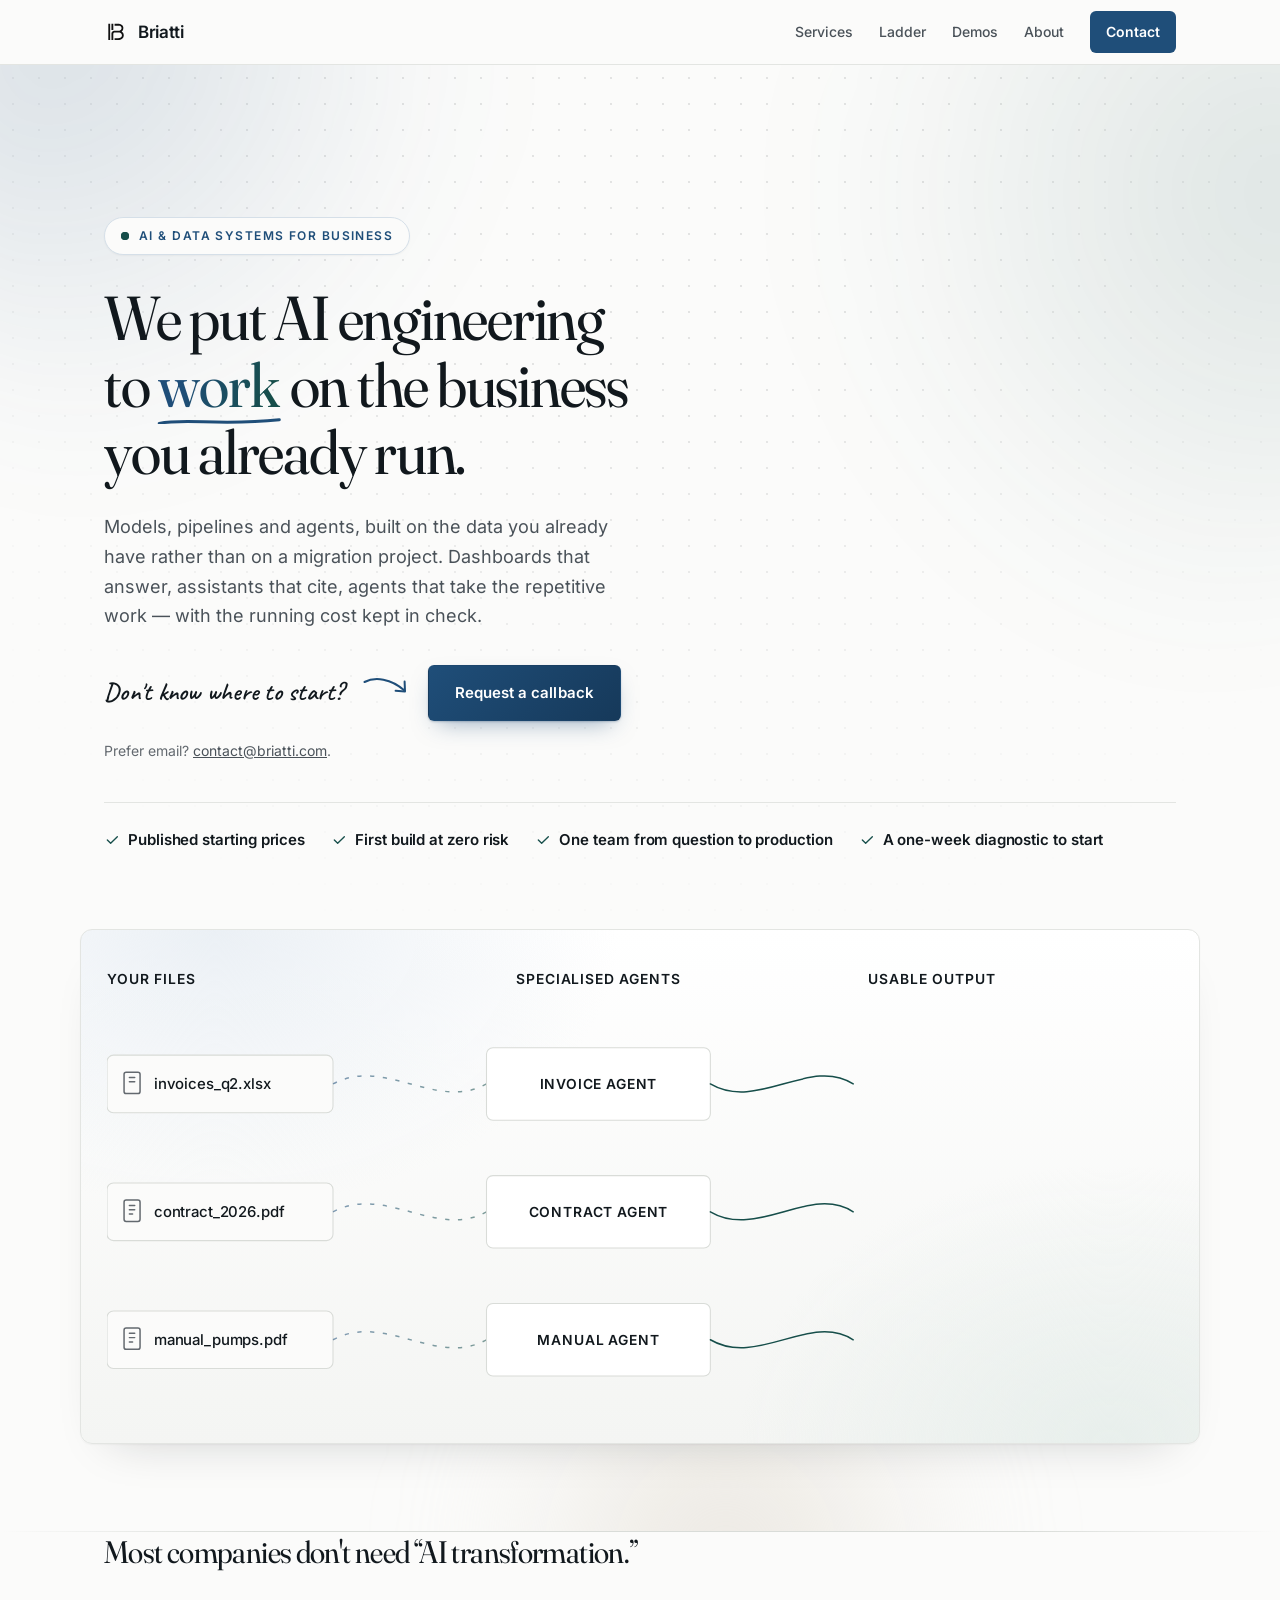
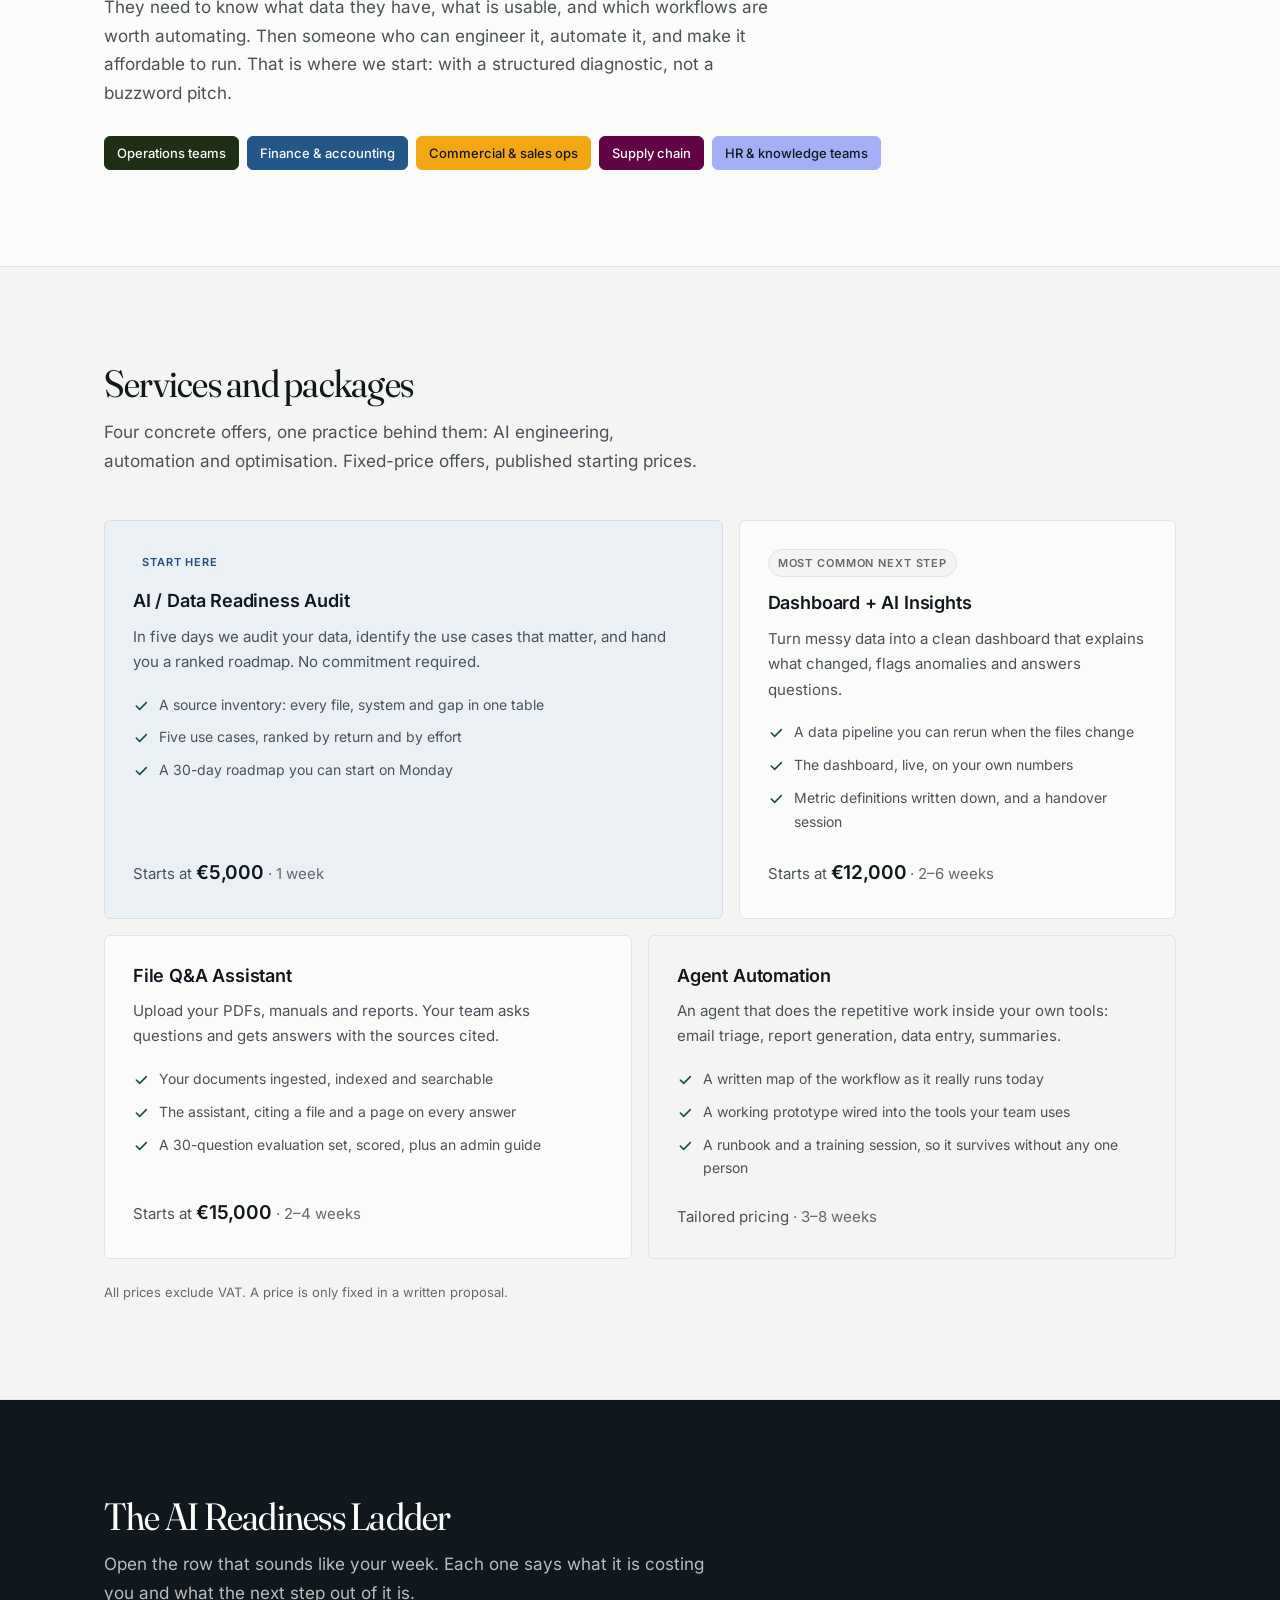
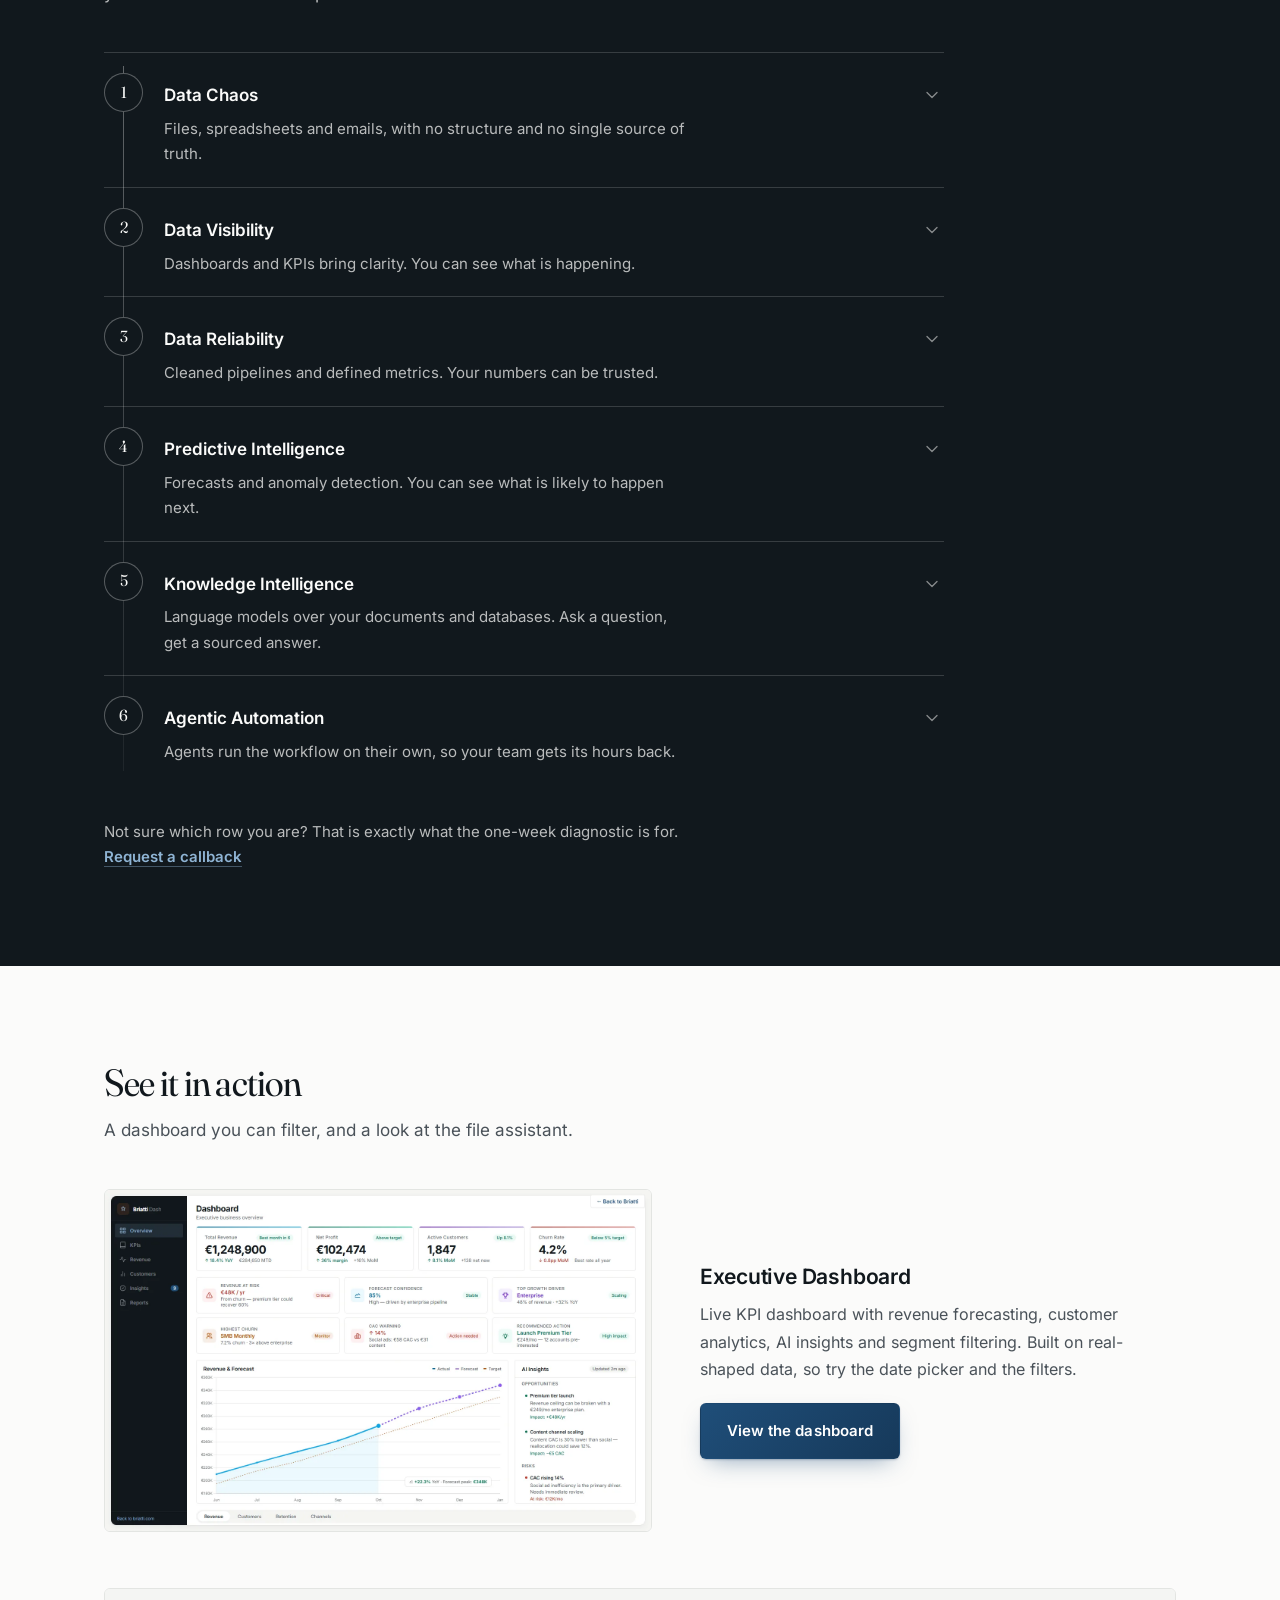
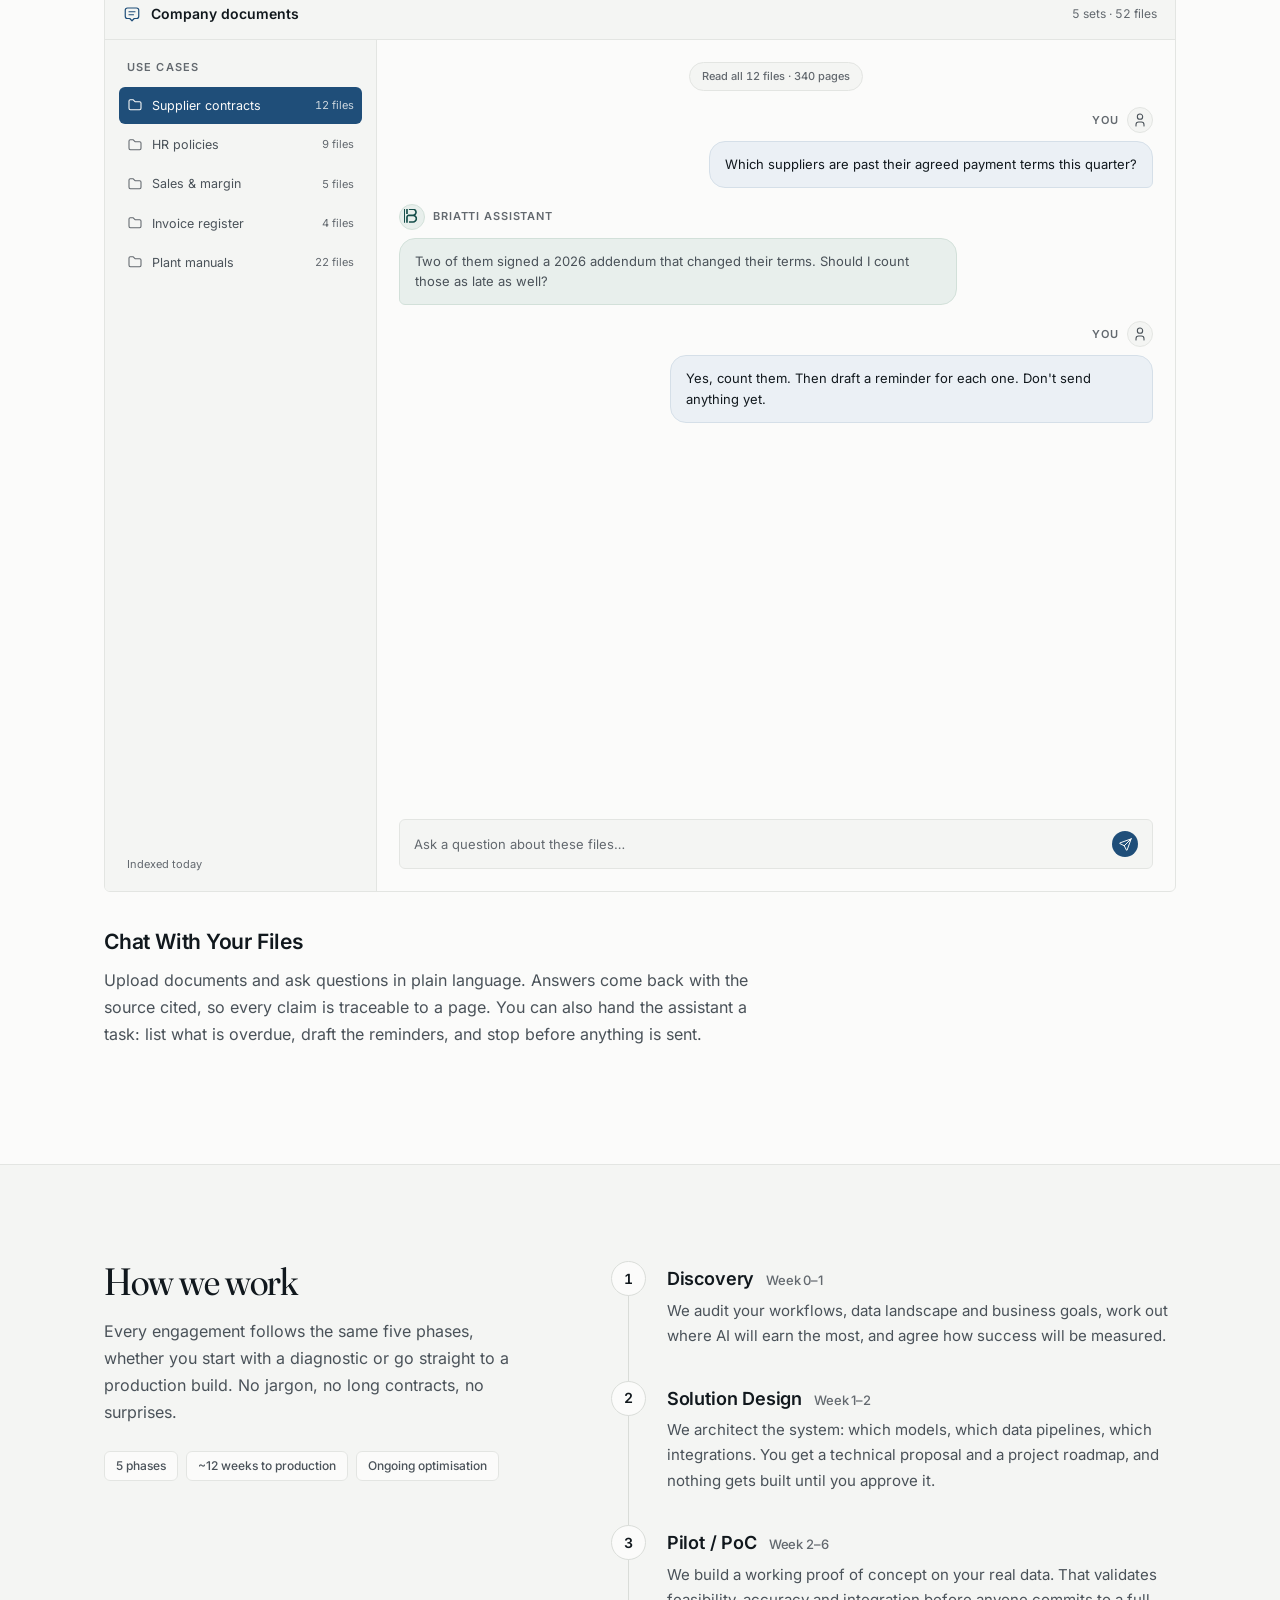
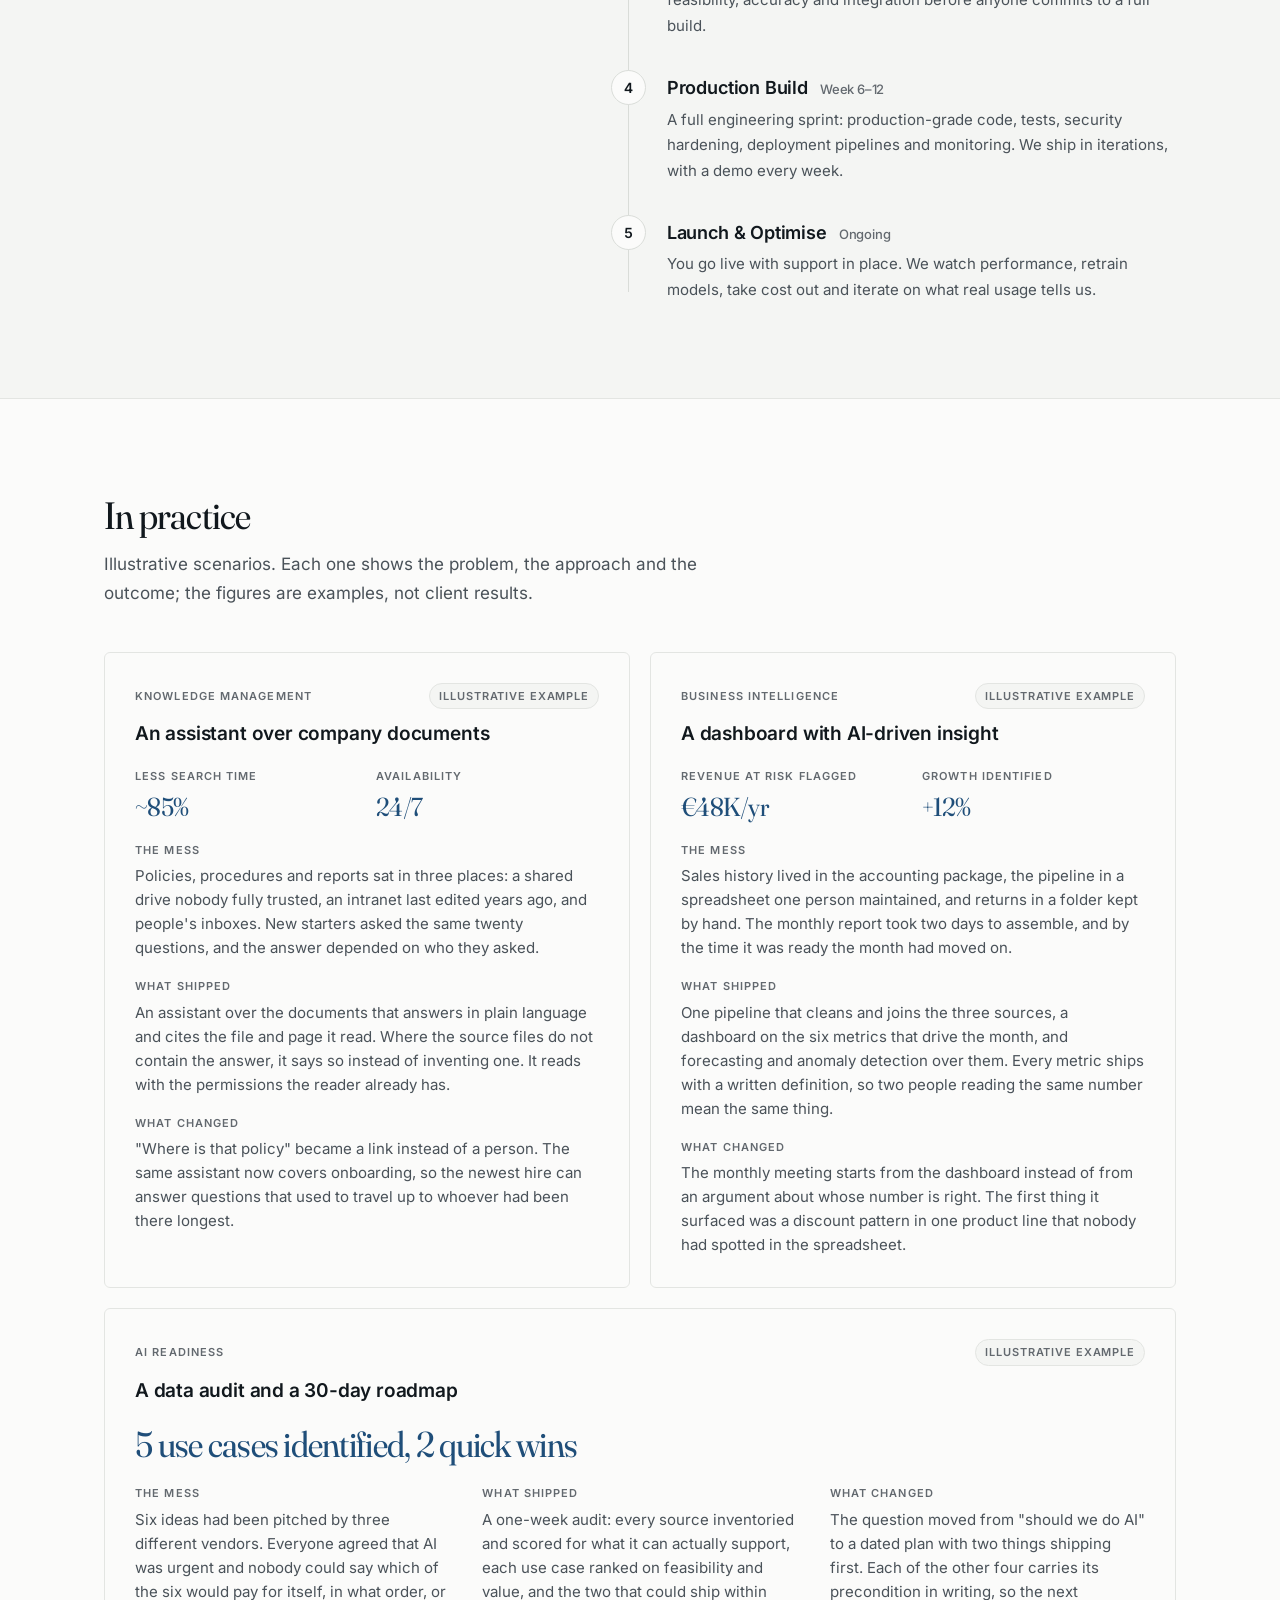
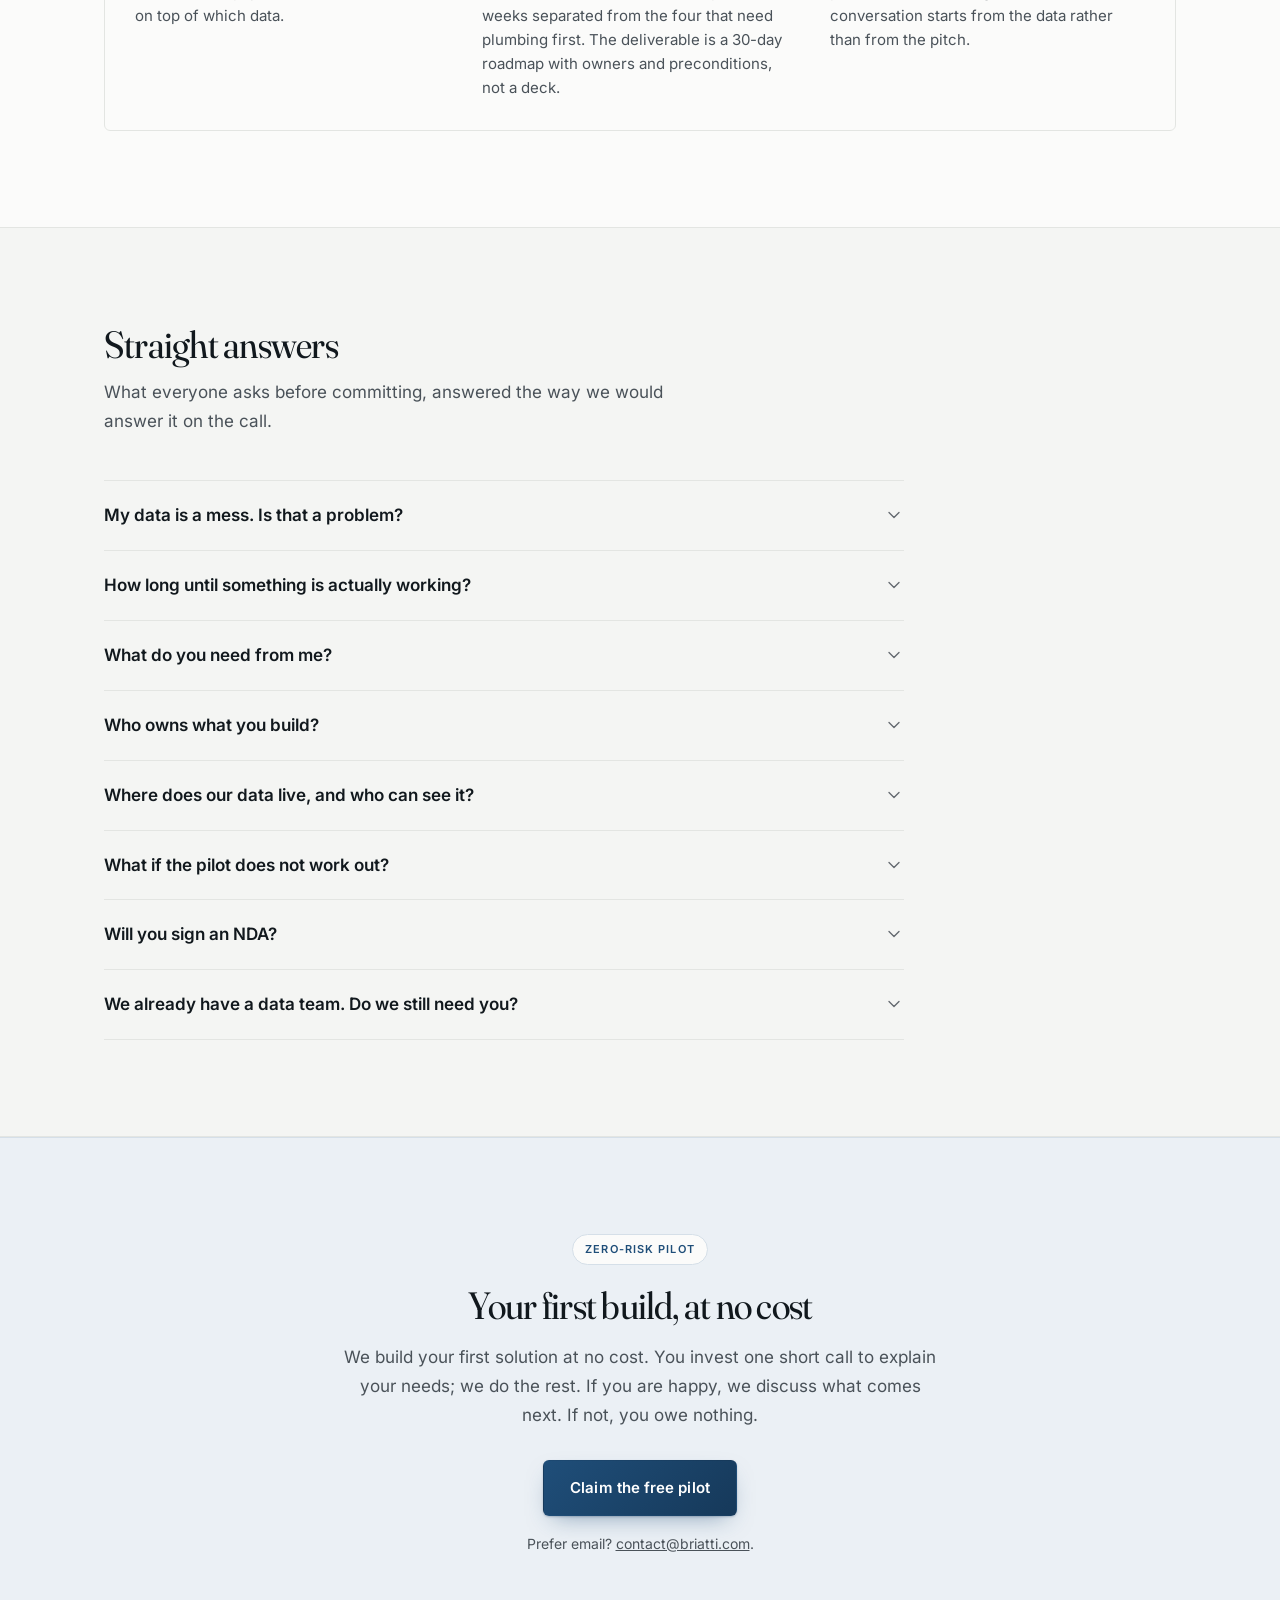
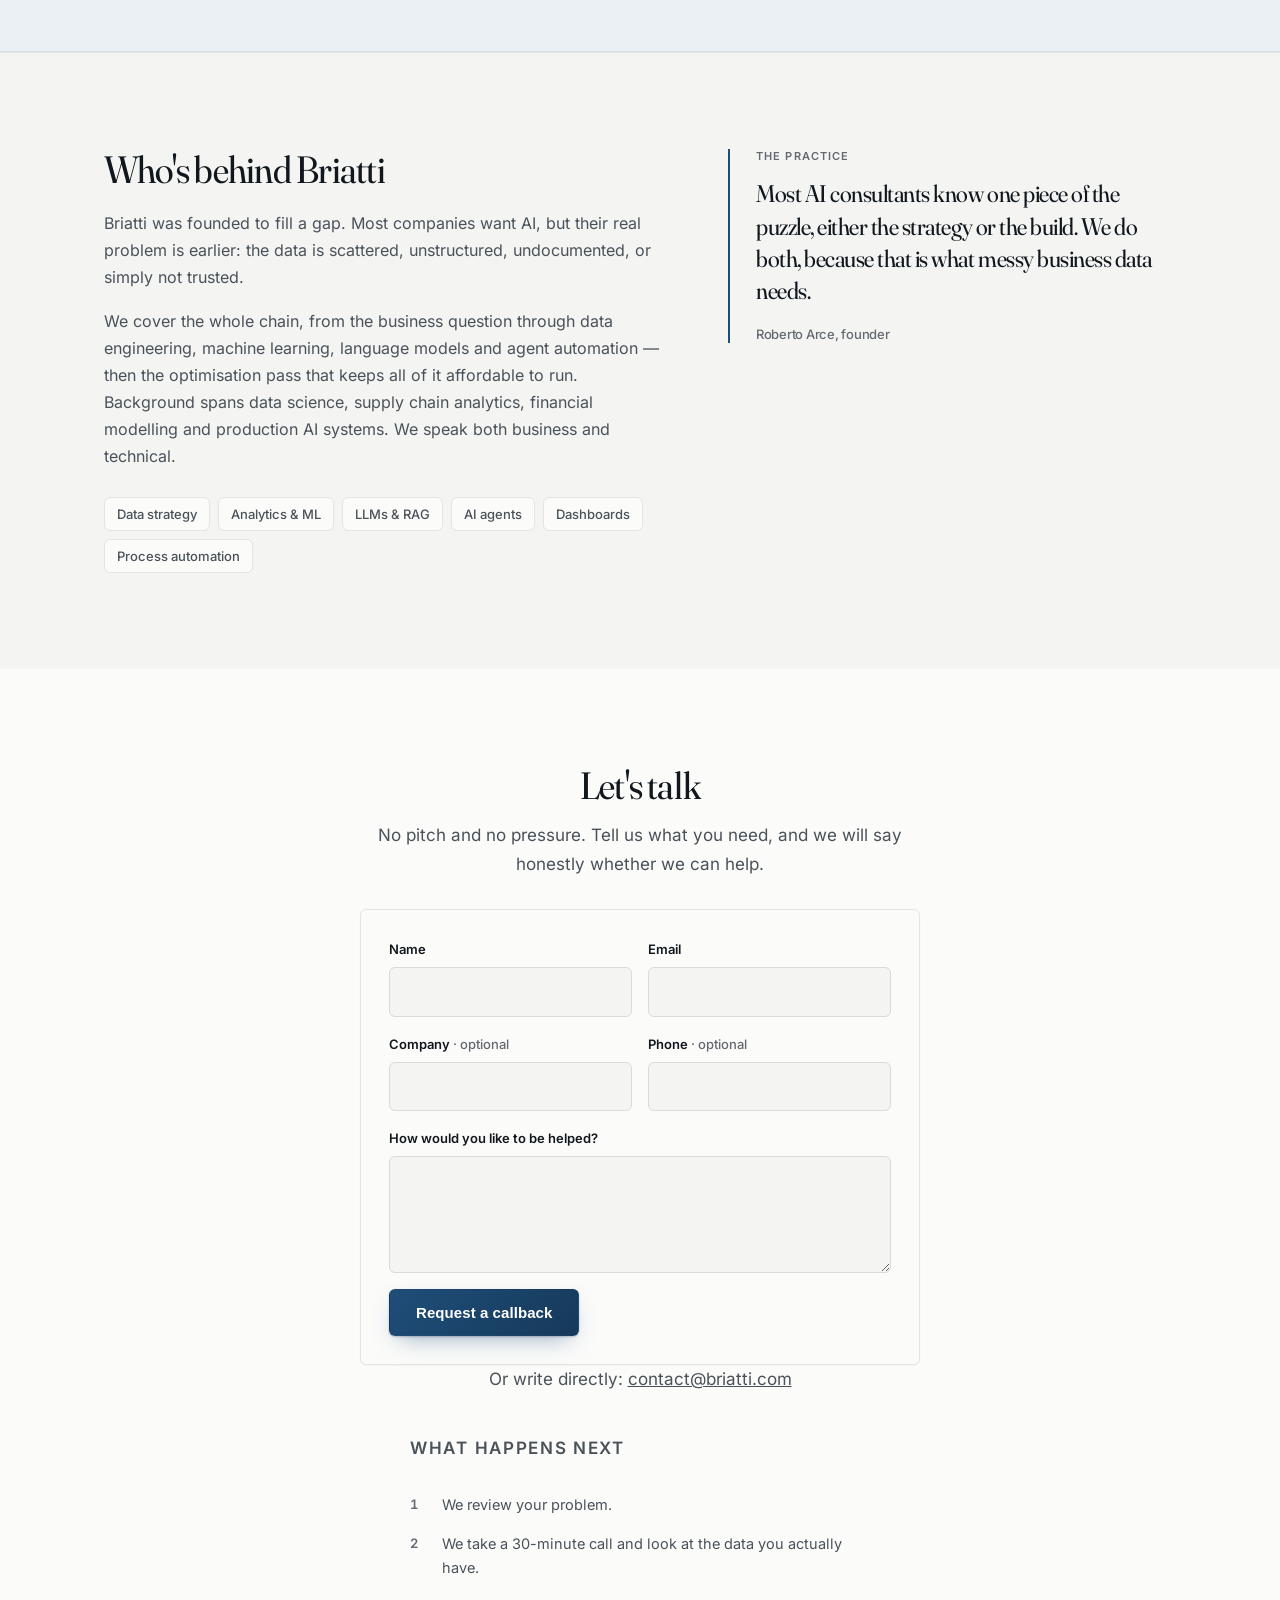
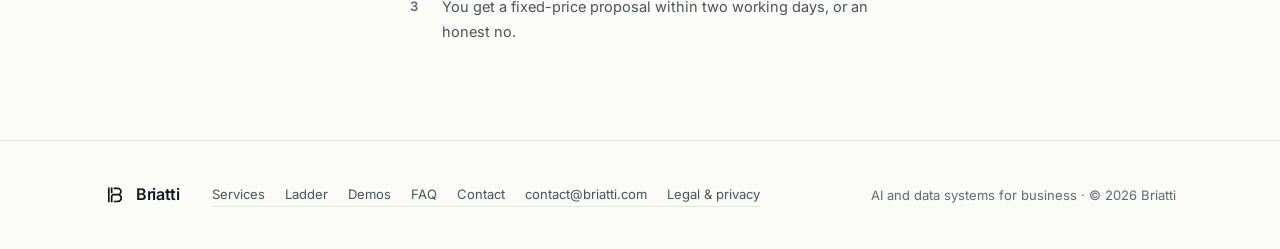
<file: index.html>
<!DOCTYPE html><html lang="en"><head>
  <meta charset="UTF-8">
  <meta name="viewport" content="width=device-width, initial-scale=1.0">
  <title>Briatti | AI and data systems for business</title>
  <meta name="description" content="Briatti is an AI engineering practice: models, pipelines and agents built on the data you already have, workflows automated end to end, and the running cost optimised. Fixed prices from &euro;5,000.">
  <meta name="robots" content="index, follow, max-image-preview:large, max-snippet:-1">
  <meta name="author" content="Roberto Arce">
  <link rel="canonical" href="https://www.briatti.com/">
  <meta property="og:type" content="website">
  <meta property="og:site_name" content="Briatti">
  <meta property="og:title" content="Briatti | AI and data systems for business">
  <meta property="og:description" content="An AI engineering practice: data systems, workflow automation and optimisation. Dashboards, cited document Q&amp;A and agents, built on the data you already have. Prices published, zero-risk first build.">
  <meta property="og:url" content="https://www.briatti.com/">
  <meta property="og:image" content="https://www.briatti.com/img/og.png">
  <meta property="og:image:width" content="1200">
  <meta property="og:image:height" content="630">
  <meta property="og:image:alt" content="Briatti brand card: We put AI engineering to work on the business you already run.">
  <meta property="og:locale" content="en">
  <meta name="twitter:card" content="summary_large_image">
  <meta name="twitter:title" content="Briatti | AI and data systems for business">
  <meta name="twitter:description" content="An AI engineering practice: data systems, automation and optimisation on the data you already have.">
  <meta name="twitter:image" content="https://www.briatti.com/img/og.png">
  <meta name="twitter:image:alt" content="Briatti brand card: We put AI engineering to work on the business you already run.">
  <meta name="theme-color" content="#FBFBFA">
  <link rel="icon" href="img/favicon.svg" type="image/svg+xml">
  <link rel="icon" href="img/icon-32.png" sizes="32x32">
  <link rel="apple-touch-icon" href="img/apple-touch-icon.png">
  <!-- all three faces paint above the fold, so start them with the document rather than after
       the inline stylesheet is parsed. crossorigin is required or the preload is not reused. -->
  <link rel="preload" href="fonts/fraunces-var-latin.woff2" as="font" type="font/woff2" crossorigin>
  <link rel="preload" href="fonts/inter-var-latin.woff2" as="font" type="font/woff2" crossorigin>
  <link rel="preload" href="fonts/caveat-var-latin.woff2" as="font" type="font/woff2" crossorigin>
  <script type="application/ld+json">
{
  "@context": "https://schema.org",
  "@graph": [
    {
      "@type": "Organization",
      "@id": "https://www.briatti.com/#org",
      "name": "Briatti",
      "url": "https://www.briatti.com/",
      "logo": "https://www.briatti.com/img/logo-512.png",
      "email": "contact@briatti.com",
      "description": "Briatti is an AI engineering practice: data systems, workflow automation and optimisation, built on the data a company already has, however scattered or untrusted it is.",
      "founder": {
        "@id": "https://www.briatti.com/#founder"
      },
      "knowsAbout": [
        "AI and data readiness audits",
        "AI engineering",
        "Workflow and agent automation",
        "Process, cost and performance optimisation",
        "Business intelligence and dashboards",
        "Machine learning",
        "Retrieval-augmented generation over company documents"
      ],
      "slogan": "AI and data systems for business"
    },
    {
      "@type": "Person",
      "@id": "https://www.briatti.com/#founder",
      "name": "Roberto Arce",
      "jobTitle": "Founder",
      "worksFor": {
        "@id": "https://www.briatti.com/#org"
      },
      "description": "Covers the whole chain from the business question through data engineering, machine learning, language models and agent automation.",
      "knowsAbout": [
        "Data strategy",
        "Analytics and machine learning",
        "Large language models and retrieval",
        "AI agents",
        "Dashboards",
        "Process automation"
      ]
    },
    {
      "@type": "WebSite",
      "@id": "https://www.briatti.com/#site",
      "url": "https://www.briatti.com/",
      "name": "Briatti",
      "inLanguage": "en",
      "publisher": {
        "@id": "https://www.briatti.com/#org"
      }
    },
    {
      "@type": "WebPage",
      "@id": "https://www.briatti.com/#page",
      "url": "https://www.briatti.com/",
      "name": "Briatti | AI and data systems for business",
      "isPartOf": {
        "@id": "https://www.briatti.com/#site"
      },
      "about": {
        "@id": "https://www.briatti.com/#org"
      },
      "inLanguage": "en",
      "datePublished": "2025-10-28",
      "dateModified": "2026-10-25"
    },
    {
      "@type": "OfferCatalog",
      "@id": "https://www.briatti.com/#services",
      "name": "Briatti services",
      "itemListElement": [
        {
          "@type": "Offer",
          "itemOffered": {
            "@type": "Service",
            "name": "AI / Data Readiness Audit",
            "description": "A one-week audit that inventories the data sources, ranks the use cases and delivers a 30-day roadmap.",
            "serviceType": "Data and AI audit",
            "provider": {
              "@id": "https://www.briatti.com/#org"
            }
          },
          "priceSpecification": {
            "@type": "PriceSpecification",
            "priceCurrency": "EUR",
            "minPrice": 5000,
            "valueAddedTaxIncluded": false
          }
        },
        {
          "@type": "Offer",
          "itemOffered": {
            "@type": "Service",
            "name": "Dashboard + AI Insights",
            "description": "A cleaned data pipeline and a KPI dashboard with anomaly detection, forecasting and written metric definitions.",
            "serviceType": "Business intelligence dashboard",
            "provider": {
              "@id": "https://www.briatti.com/#org"
            }
          },
          "priceSpecification": {
            "@type": "PriceSpecification",
            "priceCurrency": "EUR",
            "minPrice": 12000,
            "valueAddedTaxIncluded": false
          }
        },
        {
          "@type": "Offer",
          "itemOffered": {
            "@type": "Service",
            "name": "File Q&A Assistant",
            "description": "An assistant over company documents that answers in plain language and cites the file and page it read.",
            "serviceType": "Document question answering",
            "provider": {
              "@id": "https://www.briatti.com/#org"
            }
          },
          "priceSpecification": {
            "@type": "PriceSpecification",
            "priceCurrency": "EUR",
            "minPrice": 15000,
            "valueAddedTaxIncluded": false
          }
        },
        {
          "@type": "Offer",
          "itemOffered": {
            "@type": "Service",
            "name": "Agent Automation",
            "description": "An agent that runs repetitive work inside the tools a team already uses, with a runbook and training.",
            "serviceType": "Workflow automation",
            "provider": {
              "@id": "https://www.briatti.com/#org"
            }
          }
        }
      ]
    },
    {
      "@type": "FAQPage",
      "@id": "https://www.briatti.com/#faq",
      "isPartOf": {
        "@id": "https://www.briatti.com/#site"
      },
      "mainEntity": [
        {
          "@type": "Question",
          "name": "My data is a mess. Is that a problem?",
          "acceptedAnswer": {
            "@type": "Answer",
            "text": "No, that is the normal starting point, and it is what the diagnostic is for. You do not need clean data to begin. You need to know which parts are usable, which are not, and which workflow is worth fixing first."
          }
        },
        {
          "@type": "Question",
          "name": "How long until something is actually working?",
          "acceptedAnswer": {
            "@type": "Answer",
            "text": "The diagnostic is one week. A first working build on your own data usually follows within two to six weeks, and you see it in iterations rather than one delivery at the end."
          }
        },
        {
          "@type": "Question",
          "name": "What do you need from me?",
          "acceptedAnswer": {
            "@type": "Answer",
            "text": "One person who knows where the data lives, and read access to the files or systems. Two hours a week, not a project team and not a steering committee."
          }
        },
        {
          "@type": "Question",
          "name": "Who owns what you build?",
          "acceptedAnswer": {
            "@type": "Answer",
            "text": "You do: the code, the pipeline, the documents, the definitions. It is handed over at the end with a runbook, written so the work does not quietly depend on any one person being available."
          }
        },
        {
          "@type": "Question",
          "name": "Where does our data live, and who can see it?",
          "acceptedAnswer": {
            "@type": "Answer",
            "text": "The technical proposal states where each part runs, in writing, before anything gets built, including which model provider sees what. Nothing is built until you have approved that."
          }
        },
        {
          "@type": "Question",
          "name": "What if the pilot does not work out?",
          "acceptedAnswer": {
            "@type": "Answer",
            "text": "You owe nothing. The first solution is built at no cost, and if you are not happy with it we stop there. That is the whole point of running it that way."
          }
        },
        {
          "@type": "Question",
          "name": "Will you sign an NDA?",
          "acceptedAnswer": {
            "@type": "Answer",
            "text": "Yes. Send yours and we will sign it before you send anything sensitive."
          }
        },
        {
          "@type": "Question",
          "name": "We already have a data team. Do we still need you?",
          "acceptedAnswer": {
            "@type": "Answer",
            "text": "Then you need less, and probably one specific piece: the models, the evaluation, or the integration. That is a normal outcome of the diagnostic, and a smaller engagement than the full build."
          }
        }
      ]
    }
  ]
}
  </script>
  <script>document.documentElement.classList.add('js'); if ('IntersectionObserver' in window) document.documentElement.classList.add('js-play');</script>
  <style>
    /* Fonts are self-hosted, so the page makes no request to a third party. All three faces are
       OFL: see fonts/LICENSES.md. */
    @font-face {
      font-family: 'Fraunces';
      font-style: normal;
      font-weight: 300 900;
      font-display: swap;
      src: url(fonts/fraunces-var-latin.woff2) format('woff2');
      unicode-range: U+0000-00FF, U+0131, U+0152-0153, U+02BB-02BC, U+02C6, U+02DA, U+02DC, U+0304, U+0308, U+0329, U+2000-206F, U+20AC, U+2122, U+2191, U+2193, U+2212, U+2215, U+FEFF, U+FFFD;
    }
    @font-face {
      font-family: 'Fraunces';
      font-style: normal;
      font-weight: 300 900;
      font-display: swap;
      src: url(fonts/fraunces-var-latin-ext.woff2) format('woff2');
      unicode-range: U+0100-02BA, U+02BD-02C5, U+02C7-02CC, U+02CE-02D7, U+02DD-02FF, U+0304, U+0308, U+0329, U+1D00-1DBF, U+1E00-1E9F, U+1EF2-1EFF, U+2020, U+20A0-20AB, U+20AD-20C4, U+2113, U+2C60-2C7F, U+A720-A7FF;
    }
    @font-face {
      font-family: 'Inter';
      font-style: normal;
      font-weight: 400 600;
      font-display: swap;
      src: url(fonts/inter-var-latin.woff2) format('woff2');
      unicode-range: U+0000-00FF, U+0131, U+0152-0153, U+02BB-02BC, U+02C6, U+02DA, U+02DC, U+0304, U+0308, U+0329, U+2000-206F, U+20AC, U+2122, U+2191, U+2193, U+2212, U+2215, U+FEFF, U+FFFD;
    }
    @font-face {
      font-family: 'Inter';
      font-style: normal;
      font-weight: 400 600;
      font-display: swap;
      src: url(fonts/inter-var-latin-ext.woff2) format('woff2');
      unicode-range: U+0100-02BA, U+02BD-02C5, U+02C7-02CC, U+02CE-02D7, U+02DD-02FF, U+0304, U+0308, U+0329, U+1D00-1DBF, U+1E00-1E9F, U+1EF2-1EFF, U+2020, U+20A0-20AB, U+20AD-20C4, U+2113, U+2C60-2C7F, U+A720-A7FF;
    }
    @font-face {
      font-family: 'Caveat';
      font-style: normal;
      font-weight: 400 700;
      font-display: swap;
      src: url(fonts/caveat-var-latin.woff2) format('woff2');
      unicode-range: U+0000-00FF, U+0131, U+0152-0153, U+02BB-02BC, U+02C6, U+02DA, U+02DC, U+0304, U+0308, U+0329, U+2000-206F, U+20AC, U+2122, U+2191, U+2193, U+2212, U+2215, U+FEFF, U+FFFD;
    }
    @font-face {
      font-family: 'Caveat';
      font-style: normal;
      font-weight: 400 700;
      font-display: swap;
      src: url(fonts/caveat-var-latin-ext.woff2) format('woff2');
      unicode-range: U+0100-02BA, U+02BD-02C5, U+02C7-02CC, U+02CE-02D7, U+02DD-02FF, U+0304, U+0308, U+0329, U+1D00-1DBF, U+1E00-1E9F, U+1EF2-1EFF, U+2020, U+20A0-20AB, U+20AD-20C4, U+2113, U+2C60-2C7F, U+A720-A7FF;
    }
    :root {
      --ink: #11181D;
      --ink-rgb: 17,24,29;
      --ink-2: #4A5259;
      --ink-3: #63696F;
      --paper: #FBFBFA;
      --paper-2: #F4F5F3;
      --white: #FFFFFF;
      --line: #E3E5E2;
      --line-2: #D9DCD8;
      --cobalt: #1F4E79;
      --cobalt-rgb: 31,78,121;
      --cobalt-deep: #16395A;
      --cobalt-deep-rgb: 22,57,90;
      --cobalt-tint: #EBF0F5;
      --teal: #164E4A;
      --teal-rgb: 22,78,74;
      --teal-tint: #E8EFEC;
      --line-teal: #D2E0D9;
      --sand: #E6E1D8;
      --sand-rgb: 230,225,216;
      /* audience chips: five flat marks, one per team, supplied by the owner */
      --aud-1: #1F2F16;
      --aud-2: #235789;
      --aud-3: #F3A712;
      --aud-4: #610345;
      --aud-5: #A4B0F5;
      --line-tint: #D5DFE8;
      --cobalt-on-dark: #8FB4D4;
      --r: 6px;
      --r-bubble: 16px;
      --e-out: cubic-bezier(.16,1,.3,1);
      --e-in-out: cubic-bezier(.65,0,.35,1);
      --gutter: 24px;
      --nav-h: 64px;
    }
    * { margin: 0; padding: 0; box-sizing: border-box; }
    html { -webkit-text-size-adjust: 100%; scroll-behavior: smooth; }
    body {
      font-family: 'Inter', system-ui, -apple-system, 'Segoe UI', sans-serif;
      background: var(--paper);
      color: var(--ink);
      font-size: 16px;
      line-height: 1.7;
      -webkit-font-smoothing: antialiased;
    }
    img { max-width: 100%; height: auto; display: block; }
    .mark-defs { position: absolute; width: 0; height: 0; overflow: hidden; }
    a { color: var(--cobalt); }
    :focus-visible { outline: 2px solid var(--cobalt); outline-offset: 3px; border-radius: 2px; }
    .band-ink :focus-visible { outline-color: var(--cobalt-on-dark); }
    .skip {
      position: absolute; left: 12px; top: -60px; z-index: 200;
      background: var(--ink); color: var(--paper); padding: 10px 16px;
      border-radius: var(--r); font-size: 14px; font-weight: 500; text-decoration: none;
      transition: top .18s var(--e-out);
    }
    .skip:focus { top: 12px; }
    .container { width: 100%; max-width: 1120px; margin: 0 auto; padding: 0 var(--gutter); }
    section { padding: 96px 0; scroll-margin-top: calc(var(--nav-h) + 16px); }
    .sec-head { max-width: 60ch; margin-bottom: 44px; }
    .sec-head h2 { margin-bottom: 12px; }
    .sec-head p { color: var(--ink-2); font-size: 17px; }
    /* ---------- type ---------- */
    h1, h2, .figure {
      font-family: 'Fraunces', Georgia, serif;
      font-weight: 400;
      font-variation-settings: "opsz" 144, "SOFT" 30;
      letter-spacing: -.02em;
      color: var(--ink);
    }
    h1 { font-size: clamp(34px, 5.2vw, 58px); line-height: 1.06; }
    h2 { font-size: clamp(25px, 3.1vw, 38px); line-height: 1.12; }
    h3 { font-size: 18px; font-weight: 600; line-height: 1.35; letter-spacing: -.01em; }
    p { max-width: 68ch; }
    .eyebrow {
      font-size: 11px; font-weight: 600; letter-spacing: .1em;
      text-transform: uppercase; color: var(--ink-3);
    }
    /* ---------- nav ---------- */
    nav {
      position: sticky; top: 0; z-index: 100;
      background: rgba(251,251,250,.88);
      backdrop-filter: blur(14px); -webkit-backdrop-filter: blur(14px);
      border-bottom: 1px solid var(--line);
    }
    nav.is-stuck { box-shadow: 0 1px 0 rgba(var(--ink-rgb), .04), 0 10px 30px -22px rgba(var(--ink-rgb), .3); }
    .nav-inner { display: flex; align-items: center; gap: 28px; height: var(--nav-h); }
    .brand { display: flex; align-items: center; gap: 10px; text-decoration: none; color: var(--ink); }
    .brand svg, .brand img { width: 24px; height: 24px; flex-shrink: 0; }
    .brand span { font-size: 17px; font-weight: 600; letter-spacing: -.02em; }
    .nav-links { display: flex; align-items: center; gap: 26px; margin-left: auto; }
    .nav-links a { font-size: 14px; font-weight: 500; color: var(--ink-2); text-decoration: none; }
    .nav-links a:hover { color: var(--ink); }
    .nav-links a.nav-cta {
      color: var(--white); background: var(--cobalt);
      padding: 9px 16px; border-radius: var(--r); font-weight: 600;
      transition: background .14s var(--e-out);
    }
    .nav-links a.nav-cta:hover { background: var(--cobalt-deep); color: var(--white); }
    /* the mobile menu is a native disclosure, so it works with JavaScript off */
    .nav-mobile { display: none; }
    .nav-mobile summary {
      list-style: none; cursor: pointer; padding: 9px 2px;
      font-size: 14px; font-weight: 500; color: var(--ink-2);
      user-select: none;
    }
    .nav-mobile summary::-webkit-details-marker { display: none; }
    .nav-mobile summary:hover { color: var(--ink); }
    .nav-mobile-panel {
      position: absolute; right: var(--gutter); top: calc(var(--nav-h) + 8px);
      width: 224px; display: grid; gap: 2px; padding: 10px;
      background: var(--paper); border: 1px solid var(--line); border-radius: var(--r);
      box-shadow: 0 18px 40px -24px rgba(var(--ink-rgb), .35);
    }
    .nav-mobile-panel a {
      display: block; padding: 9px 10px; border-radius: 4px;
      font-size: 14px; font-weight: 500; color: var(--ink-2); text-decoration: none;
    }
    .nav-mobile-panel a:hover { background: var(--paper-2); color: var(--ink); }
    /* ---------- buttons & chips ---------- */
    .btn {
      display: inline-flex; align-items: center; gap: 8px;
      padding: 14px 26px; border-radius: var(--r);
      font-size: 15px; font-weight: 600; letter-spacing: .005em;
      text-decoration: none; border: 1px solid transparent;
      transition: transform .18s var(--e-out), box-shadow .18s var(--e-out), background .18s var(--e-out);
    }
    .btn-primary { color: var(--white); background: linear-gradient(135deg, var(--cobalt), var(--cobalt-deep));
      box-shadow: 0 1px 2px rgba(var(--cobalt-deep-rgb), .25), 0 10px 24px -10px rgba(var(--cobalt-rgb), .5); }
    .btn-primary:hover { background: var(--cobalt-deep); transform: translateY(-2px); box-shadow: 0 2px 4px rgba(var(--cobalt-deep-rgb), .25), 0 16px 32px -12px rgba(var(--cobalt-rgb), .55); }
    .btn:active { transform: translateY(0); }
    .chips { list-style: none; display: flex; flex-wrap: wrap; gap: 8px; }
    .chips li {
      font-size: 13px; font-weight: 500; color: var(--ink-2);
      background: var(--paper); border: 1px solid var(--line);
      padding: 5px 12px; border-radius: var(--r);
    }
    /* the audience chips in the lede, one colour per team. Text flips to ink on the two
       light ones so every chip clears 4.5:1 (7.25–13.74:1 on the dark three, 8.62/8.83:1
       on the light two). */
    .lede .chips li:nth-child(1) { background: var(--aud-1); border-color: var(--aud-1); color: var(--paper); }
    .lede .chips li:nth-child(2) { background: var(--aud-2); border-color: var(--aud-2); color: var(--paper); }
    .lede .chips li:nth-child(3) { background: var(--aud-3); border-color: var(--aud-3); color: var(--ink); }
    .lede .chips li:nth-child(4) { background: var(--aud-4); border-color: var(--aud-4); color: var(--paper); }
    .lede .chips li:nth-child(5) { background: var(--aud-5); border-color: var(--aud-5); color: var(--ink); }
    .tag {
      display: inline-block; font-size: 11px; font-weight: 600; letter-spacing: .08em;
      text-transform: uppercase; padding: 4px 9px; border-radius: 100px; margin-bottom: 14px;
    }
    .tag-start { background: var(--cobalt-tint); color: var(--cobalt); }
    .tag-plain { background: var(--paper-2); color: var(--ink-3); border: 1px solid var(--line); }
    /* visually hidden, for assistive tech only */
    .vh { position: absolute; width: 1px; height: 1px; padding: 0; overflow: hidden; clip-path: inset(50%); white-space: nowrap; border: 0; }

    /* ---------- hero ---------- */
    .hero { position: relative; padding: calc(var(--nav-h) + 88px) 0 88px; overflow: hidden; }

    /* layered ambient background: drifting colour fields over a dot grid */
    .hero-bg { position: absolute; inset: 0; z-index: -1; pointer-events: none; }
    .hero-bg .dots {
      position: absolute; inset: 0;
      background-image: radial-gradient(rgba(var(--ink-rgb), .10) 1px, transparent 1px);
      background-size: 26px 26px;
      -webkit-mask-image: radial-gradient(ellipse 90% 80% at 50% 0%, #000 30%, transparent 78%);
      mask-image: radial-gradient(ellipse 90% 80% at 50% 0%, #000 30%, transparent 78%);
    }
    .blob { position: absolute; border-radius: 50%; filter: blur(70px); will-change: transform; }
    .blob-a { width: 620px; height: 620px; top: -220px; left: -140px;
      background: radial-gradient(circle at 30% 30%, rgba(var(--cobalt-rgb), .16), rgba(var(--cobalt-rgb), 0) 70%);
      animation: blob-drift 26s var(--e-in-out) infinite alternate; }
    .blob-b { width: 720px; height: 720px; top: -160px; right: -220px;
      background: radial-gradient(circle at 70% 40%, rgba(var(--teal-rgb), .13), rgba(var(--teal-rgb), 0) 70%);
      animation: blob-drift 32s var(--e-in-out) infinite alternate-reverse; }
    .blob-c { width: 480px; height: 480px; bottom: -260px; left: 38%;
      background: radial-gradient(circle at 50% 50%, rgba(var(--sand-rgb), .9), rgba(var(--sand-rgb), 0) 70%);
      animation: blob-drift 22s var(--e-in-out) infinite alternate; }
    @keyframes blob-drift {
      from { transform: translate3d(0,0,0) scale(1); }
      to { transform: translate3d(60px, 40px, 0) scale(1.12); }
    }
    /* a thin light seam that grounds the section */
    .hero::after {
      content: ''; position: absolute; left: 0; right: 0; bottom: 0; height: 1px;
      background: linear-gradient(90deg, transparent, var(--line-2) 20%, var(--line-2) 80%, transparent);
    }

    /* eyebrow pill */
    .hero-pill {
      display: inline-flex; align-items: center; gap: 10px;
      font-size: 12px; font-weight: 600; letter-spacing: .12em; text-transform: uppercase;
      color: var(--cobalt); background: var(--paper);
      border: 1px solid var(--line-tint); border-radius: 100px;
      padding: 8px 16px; margin-bottom: 30px;
      box-shadow: 0 1px 2px rgba(var(--ink-rgb), .04);
      opacity: 0; animation: hero-in .7s var(--e-out) .05s forwards;
    }
    .pulse { position: relative; width: 8px; height: 8px; flex: none; }
    .pulse::before { content: ''; position: absolute; inset: 0; border-radius: 50%; background: var(--teal); }
    .pulse::after { content: ''; position: absolute; inset: 0; border-radius: 50%; background: var(--teal);
      animation: pulse-ring 2.2s var(--e-out) infinite; }
    @keyframes pulse-ring {
      0% { transform: scale(1); opacity: .55; }
      70%, 100% { transform: scale(2.6); opacity: 0; }
    }

    /* headline: masked line reveal, one coloured word, one drawn underline */
    .hero h1 {
      font-family: 'Fraunces', Georgia, serif; font-weight: 400;
      font-variation-settings: "opsz" 144, "SOFT" 30;
      letter-spacing: -.02em; color: var(--ink);
      font-size: clamp(36px, 5.4vw, 62px); line-height: 1.08;
      max-width: 24ch; margin-bottom: 26px;
    }
    .hl-line { display: block; overflow: hidden; padding-bottom: .08em; margin-bottom: -.08em; }
    .hl-line > span { display: inline-block; transform: translateY(115%); animation: line-rise .95s var(--e-out) forwards; }
    .hl-line:nth-child(1) > span { animation-delay: .15s; }
    .hl-line:nth-child(2) > span { animation-delay: .27s; }
    .hl-line:nth-child(3) > span { animation-delay: .39s; }
    @keyframes line-rise { to { transform: none; } }

    /* the one coloured word: the old cobalt-to-teal gradient, kept in roman so no
       synthetic italic is produced; the hand-drawn underline is unchanged. */
    .accent { position: relative; display: inline-block; font-style: normal;
      background: linear-gradient(100deg, var(--cobalt) 20%, var(--teal) 90%);
      -webkit-background-clip: text; background-clip: text;
      color: transparent; padding-right: .04em; }
    .accent-u { position: absolute; left: 0; bottom: -.12em; width: 100%; height: .18em; overflow: visible; }
    .accent-u path {
      fill: none; stroke: var(--cobalt); stroke-width: 3; stroke-linecap: round; vector-effect: non-scaling-stroke;
      stroke-dasharray: 100; animation: hl-draw 1.1s var(--e-out) .9s backwards;
    }
    @keyframes hl-draw { from { stroke-dashoffset: 100; } }
    @media (forced-colors: active) {
      .accent { background: none; color: CanvasText; -webkit-text-fill-color: CanvasText; }
      .accent-u path { stroke: CanvasText; }
    }

    .hero-sub { font-size: 18px; line-height: 1.65; color: var(--ink-2); max-width: 48ch; margin-bottom: 34px;
      opacity: 0; animation: hero-in .8s var(--e-out) .55s forwards; }
    @keyframes hero-in { from { opacity: 0; transform: translateY(14px); } to { opacity: 1; transform: none; } }

    /* actions */
    .hero-actions { display: flex; flex-wrap: wrap; align-items: center; gap: 22px;
      opacity: 0; animation: hero-in .8s var(--e-out) .68s forwards; }
    /* the question sits left of the button, so the call to action answers it. Written by hand:
       the one place on the page that speaks as the owner rather than as the interface. Caveat
       runs small for its em, so 25px here matches the optical size of 22px in the serif faces. */
    .hero-lead {
      font-family: 'Caveat', 'Segoe Print', 'Bradley Hand', cursive;
      font-weight: 600; font-size: 25px; line-height: 1.1; letter-spacing: .01em;
      color: var(--ink);
    }
    /* a hand-drawn arrow from the question to the button: it draws itself once, then nudges
       towards the button on a slow loop. pathLength="100" on every path keeps the dash lengths
       independent of the geometry, as the headline underline does. */
    .lead-arrow { width: 52px; height: 36px; flex: none; overflow: visible; color: var(--cobalt);
      margin: 0 -8px 0 -4px; }
    .lead-arrow path { fill: none; stroke: currentColor; stroke-width: 2; stroke-linecap: round; stroke-linejoin: round;
      stroke-dasharray: 100; stroke-dashoffset: 100; }
    .lead-arrow .arw-shaft { animation: arw-draw .6s var(--e-out) 1.5s forwards; }
    .lead-arrow .arw-head { animation: arw-draw .34s var(--e-out) 2.02s forwards; }
    @keyframes arw-draw { to { stroke-dashoffset: 0; } }
    .lead-arrow .arw-tip { animation: arw-nudge 2.8s var(--e-in-out) 2.5s infinite; }
    @keyframes arw-nudge { 0%, 100% { transform: translate(0, 0); } 50% { transform: translate(4px, 3px); } }

    /* proof row: checks pop in one by one */
    .proof { list-style: none; display: flex; flex-wrap: wrap; align-items: center;
      gap: 10px 26px; margin-top: 40px; padding-top: 24px; border-top: 1px solid var(--line); }
    .proof li { display: flex; align-items: center; gap: 8px; font-size: 15px; font-weight: 600; color: var(--ink);
      letter-spacing: -.005em;
      opacity: 0; transform: translateY(8px); animation: proof-in .55s var(--e-out) forwards; }
    .proof li:nth-child(1) { animation-delay: .85s; }
    .proof li:nth-child(2) { animation-delay: .95s; }
    .proof li:nth-child(3) { animation-delay: 1.05s; }
    .proof li:nth-child(4) { animation-delay: 1.15s; }
    @keyframes proof-in { to { opacity: 1; transform: none; } }
    .proof svg { width: 16px; height: 16px; color: var(--teal); flex: none; }

    /* the diagram sits on a teal-tinted card: hairline, shared radius, no shadow */
    .hero-art { margin-top: 76px; position: relative;
      border: 1px solid var(--line); border-radius: 12px;
      background:
        radial-gradient(ellipse 60% 90% at 12% 0%, var(--cobalt-tint), transparent 60%),
        radial-gradient(ellipse 55% 90% at 92% 100%, var(--teal-tint), transparent 60%),
        linear-gradient(180deg, var(--white), var(--paper-2));
      box-shadow: 0 1px 2px rgba(var(--ink-rgb), .04), 0 24px 48px -32px rgba(var(--ink-rgb), .22);
      padding: 26px 26px 10px;
      opacity: 0; animation: hero-in 1s var(--e-out) .5s forwards; }
    .hero-art svg { display: block; width: 100%; height: auto; }

    .agent-flow { color: var(--ink); }
    .agent-list { display: none; }
    .agent-flow .lbl { font: 700 13px/1 'Inter', sans-serif; letter-spacing: .07em; fill: var(--ink); }
    .agent-flow .name { font: 500 14px/1 'Inter', sans-serif; fill: var(--ink); letter-spacing: -.01em; }
    .agent-flow .node-lbl { font: 600 13px/1 'Inter', sans-serif; letter-spacing: .06em; fill: var(--ink); }
    .agent-flow .out-t { font: 500 14px/1 'Inter', sans-serif; fill: var(--ink-2); }
    .agent-flow .chip { fill: var(--paper); stroke: var(--line-2); }
    .agent-flow .card { fill: var(--white); stroke: var(--line-2); }
    .agent-flow .glyph { fill: none; stroke: var(--ink-3); stroke-width: 1.4; stroke-linecap: round; }

    /* input rails: continuous marching dashes, always alive */
    .agent-flow .rail-in { fill: none; stroke: url(#rail-grad); stroke-width: 1.4; opacity: .55;
      stroke-dasharray: 4 8; animation: rail-flow 1.4s linear infinite; }
    @keyframes rail-flow { to { stroke-dashoffset: -24; } }

    /* output rails: drawn per lane on the cycle */
    .agent-flow .rail-out { fill: none; stroke: var(--teal); stroke-width: 1.4; stroke-dasharray: 100; stroke-linecap: round; }

    /* the travelling token carries a soft glow */
    .agent-flow .token-glow { fill: var(--cobalt); opacity: 0;
      offset-path: path("M212 0 C 260 -26, 310 26, 356 0"); offset-anchor: center; transform-box: fill-box;
      animation: t1 10.5s linear infinite; }
    .agent-flow .token { fill: var(--cobalt); opacity: 0;
      offset-path: path("M212 0 C 260 -26, 310 26, 356 0"); offset-anchor: center; transform-box: fill-box;
      animation: t1 10.5s linear infinite; }
    .agent-flow .ring { fill: none; stroke: var(--cobalt); stroke-width: 1.4; opacity: 0;
      transform-box: fill-box; transform-origin: center; animation: p1 10.5s var(--e-out) infinite; }
    .agent-flow .tick { fill: none; stroke: var(--teal); stroke-width: 1.6; stroke-linecap: round; }
    .agent-flow .out { opacity: 0; transform-origin: 716px 0; }
    .agent-flow .rail-out { animation: d1 10.5s var(--e-out) infinite; }
    .agent-flow .out { animation: o1 10.5s var(--e-out) infinite; }

    .agent-flow .r2 .token, .agent-flow .r2 .token-glow { animation-name: t2; }
    .agent-flow .r2 .rail-out { animation-name: d2; }
    .agent-flow .r2 .ring { animation-name: p2; }
    .agent-flow .r2 .out { animation-name: o2; }
    .agent-flow .r3 .token, .agent-flow .r3 .token-glow { animation-name: t3; }
    .agent-flow .r3 .rail-out { animation-name: d3; }
    .agent-flow .r3 .ring { animation-name: p3; }
    .agent-flow .r3 .out { animation-name: o3; }

    @keyframes t1 { 0%, 4% { opacity: 0; offset-distance: 0%; } 6% { opacity: 1; offset-distance: 8%; } 14% { opacity: 1; offset-distance: 100%; } 16%, 100% { opacity: 0; offset-distance: 100%; } }
    @keyframes t2 { 0%, 34% { opacity: 0; offset-distance: 0%; } 36% { opacity: 1; offset-distance: 8%; } 44% { opacity: 1; offset-distance: 100%; } 46%, 100% { opacity: 0; offset-distance: 100%; } }
    @keyframes t3 { 0%, 64% { opacity: 0; offset-distance: 0%; } 66% { opacity: 1; offset-distance: 8%; } 74% { opacity: 1; offset-distance: 100%; } 76%, 100% { opacity: 0; offset-distance: 100%; } }
    @keyframes d1 { 0%, 14% { stroke-dashoffset: 100; } 24%, 96% { stroke-dashoffset: 0; } 100% { stroke-dashoffset: 100; } }
    @keyframes d2 { 0%, 44% { stroke-dashoffset: 100; } 54%, 96% { stroke-dashoffset: 0; } 100% { stroke-dashoffset: 100; } }
    @keyframes d3 { 0%, 74% { stroke-dashoffset: 100; } 84%, 96% { stroke-dashoffset: 0; } 100% { stroke-dashoffset: 100; } }
    @keyframes p1 { 0%, 10% { opacity: 0; transform: scale(.9); } 14% { opacity: .5; } 22%, 100% { opacity: 0; transform: scale(1.08); } }
    @keyframes p2 { 0%, 40% { opacity: 0; transform: scale(.9); } 44% { opacity: .5; } 52%, 100% { opacity: 0; transform: scale(1.08); } }
    @keyframes p3 { 0%, 70% { opacity: 0; transform: scale(.9); } 74% { opacity: .5; } 82%, 100% { opacity: 0; transform: scale(1.08); } }
    @keyframes o1 { 0%, 18% { opacity: 0; transform: translateX(-8px) scale(.5); } 24% { opacity: 1; transform: translateX(2px) scale(1.12); } 28%, 96% { opacity: 1; transform: none; } 100% { opacity: 0; transform: translateX(-8px) scale(.8); } }
    @keyframes o2 { 0%, 48% { opacity: 0; transform: translateX(-8px) scale(.5); } 54% { opacity: 1; transform: translateX(2px) scale(1.12); } 58%, 96% { opacity: 1; transform: none; } 100% { opacity: 0; transform: translateX(-8px) scale(.8); } }
    @keyframes o3 { 0%, 78% { opacity: 0; transform: translateX(-8px) scale(.5); } 84% { opacity: 1; transform: translateX(2px) scale(1.12); } 88%, 96% { opacity: 1; transform: none; } 100% { opacity: 0; transform: translateX(-8px) scale(.8); } }

    /* loops pause off screen or in a hidden tab */
    .is-still .agent-flow * { animation-play-state: paused; }

    /* the diagram needs its width: below this the labels fall under the legibility floor */
    @media (max-width: 1024px) {
      .offer.span-7, .offer.span-5, .offer.span-6 { grid-column: span 6; }
      .hero-art .agent-flow { display: none; }
      .agent-list { display: grid; list-style: none; border-top: 1px solid var(--line); }
      .agent-list li { display: grid; gap: 5px; padding: 16px 0; border-bottom: 1px solid var(--line); }
      .al-file { font-size: 13.5px; color: var(--ink-2); }
      .al-agent { font-size: 11px; font-weight: 600; letter-spacing: .1em; text-transform: uppercase; color: var(--ink); }
      .al-out { display: flex; align-items: center; gap: 8px; font-size: 15px; color: var(--ink-2); }
      .al-out svg { width: 15px; height: 15px; color: var(--teal); flex: none; }
    }

    @media (prefers-reduced-motion: reduce) {
      .hero-pill, .hero-sub, .hero-actions, .hero-art, .hl-line > span { opacity: 1 !important; transform: none !important; animation: none !important; }
      .lead-arrow path { animation: none !important; stroke-dashoffset: 0 !important; }
      .lead-arrow .arw-tip { animation: none !important; transform: none !important; }
      .proof li { opacity: 1 !important; transform: none !important; animation: none !important; }
      .blob, .pulse::after { animation: none !important; }
      .accent-u path { animation: none !important; stroke-dashoffset: 0 !important; }
      .agent-flow .token, .agent-flow .token-glow, .agent-flow .ring { display: none; }
      .agent-flow .rail-out { animation: none !important; stroke-dashoffset: 0; }
      .agent-flow .out { opacity: 1 !important; transform: none !important; animation: none !important; }
      .agent-flow .rail-in { animation: none !important; }
    }
    /* ---------- lede ---------- */
    .lede { padding: 0 0 96px; }
    .lede .statement {
      font-family: 'Fraunces', Georgia, serif; font-weight: 400;
      font-variation-settings: "opsz" 144, "SOFT" 30;
      font-size: clamp(22px, 2.6vw, 31px); line-height: 1.3; letter-spacing: -.02em;
      max-width: 30ch; margin-bottom: 20px;
    }
    .lede > .container > p:not(.statement) { font-size: 17px; color: var(--ink-2); margin-bottom: 28px; max-width: 62ch; }
    /* ---------- offers ---------- */
    #services { background: var(--paper-2); border-top: 1px solid var(--line); border-bottom: 1px solid var(--line); }
    .offers { display: grid; grid-template-columns: repeat(12, 1fr); gap: 16px; }
    .offer {
      background: var(--paper); border: 1px solid var(--line);
      border-radius: var(--r); padding: 28px;
      display: flex; flex-direction: column;
      scroll-margin-top: calc(var(--nav-h) + 16px);
    }
    .offer .tag { align-self: flex-start; }
    .offer h3 { margin-bottom: 10px; }
    .offer > p { font-size: 15px; color: var(--ink-2); margin-bottom: 18px; }
    .offer ul { list-style: none; margin-bottom: 24px; display: grid; gap: 9px; }
    .offer ul li { display: flex; gap: 10px; font-size: 14px; color: var(--ink-2); }
    .offer ul li svg { width: 16px; height: 16px; margin-top: 5px; color: var(--teal); flex-shrink: 0; }
    .price { margin-top: auto; margin-bottom: 0 !important; font-size: 15px; color: var(--ink-2); }
    .price strong { font-size: 19px; color: var(--ink); font-weight: 600; letter-spacing: -.01em; }
    .price span { color: var(--ink-3); }
    .span-7 { grid-column: span 7; }
    .span-5 { grid-column: span 5; }
    .span-6 { grid-column: span 6; }
    .offer-tinted { background: var(--cobalt-tint); border-color: var(--line-tint); }
    .price-note { margin-top: 22px; font-size: 13px; color: var(--ink-3); }
    .offer-quiet { background: var(--paper-2); }
    /* ---------- ladder ---------- */
    .band-ink { background: var(--ink); color: var(--paper); }
    .band-ink h2, .band-ink .figure { color: var(--paper); }
    .band-ink .sec-head p { color: rgba(251,251,250,.72); }
    .band-ink a { color: var(--cobalt-on-dark); }
    .ladder { list-style: none; position: relative; max-width: 840px; }
    .ladder::before {
      content: ''; position: absolute; left: 19px; top: 14px; bottom: 14px; width: 1px;
      background: linear-gradient(180deg, rgba(251,251,250,.34), rgba(251,251,250,.06));
    }
    .js .ladder::before {
      transform-origin: top; transform: scaleY(0);
      transition: transform 1.1s var(--e-out) .1s;
    }
    .js .ladder.is-in::before { transform: scaleY(1); }
    .ladder li { position: relative; }
    .rung { border-top: 1px solid rgba(251,251,250,.16); }
    .rung summary {
      display: grid; grid-template-columns: 40px 1fr 22px; gap: 20px; align-items: start;
      padding: 20px 0; cursor: pointer; list-style: none;
      transition: background .18s var(--e-out);
    }
    .rung summary::-webkit-details-marker { display: none; }
    /* the whole row lifts out of the band on hover */
    .rung summary:hover { background: rgba(251,251,250,.07); }
    .rung summary:hover .rung-n { border-color: rgba(251,251,250,.55); }
    .rung summary:hover .chev { color: var(--paper); }
    .rung-h { display: block; margin: 8px 0 6px; font-size: 17px; font-weight: 600; color: var(--paper); }
    .rung-p { display: block; font-size: 15px; color: rgba(251,251,250,.72); max-width: 58ch; }
    .rung-n {
      width: 39px; height: 39px; border-radius: 50%;
      border: 1px solid rgba(251,251,250,.3); background: var(--ink);
      display: flex; align-items: center; justify-content: center;
      font-family: 'Fraunces', Georgia, serif; font-size: 16px;
      font-variation-settings: "opsz" 144, "SOFT" 30; color: var(--paper);
      transition: background .18s var(--e-out), color .18s var(--e-out), border-color .18s var(--e-out);
    }
    .rung[open] .rung-n { background: var(--paper); border-color: var(--paper); color: var(--ink); }
    .rung-body { padding: 0 0 26px 60px; }
    .rung-facts { display: grid; gap: 16px; max-width: 62ch; margin-bottom: 18px; }
    .rung-facts dt {
      font-size: 11px; font-weight: 600; letter-spacing: .1em; text-transform: uppercase;
      color: rgba(251,251,250,.5); margin-bottom: 6px;
    }
    .rung-facts dd { font-size: 15px; color: rgba(251,251,250,.8); }
    .rung-next { font-size: 15px; color: rgba(251,251,250,.72); }
    .rung-next a { font-weight: 600; text-decoration: none; border-bottom: 1px solid rgba(143,180,212,.4); }
    .rung-next a:hover { border-bottom-color: var(--cobalt-on-dark); }
    .rung-next span { color: var(--paper); font-variant-numeric: tabular-nums; }
    .ladder-note { margin-top: 34px; font-size: 15px; color: rgba(251,251,250,.72); }
    .ladder-note a { font-weight: 600; text-decoration: none; border-bottom: 1px solid rgba(143,180,212,.4); }
    .ladder-note a:hover { border-bottom-color: var(--cobalt-on-dark); }
    /* the chevron is the only thing that moves */
    .chev {
      width: 20px; height: 20px; margin-top: 12px; color: rgba(251,251,250,.5);
      transition: transform .24s var(--e-out), color .14s var(--e-out);
    }
    details[open] > summary .chev { transform: rotate(180deg); }
    /* ---------- demos ---------- */
    .demo-rows { display: grid; gap: 56px; }
    .demo-row { display: grid; grid-template-columns: 1.15fr 1fr; gap: 48px; align-items: center; }
    .demo-row-stack { grid-template-columns: 1fr; gap: 36px; }
    .demo-shot {
      display: block; border: 1px solid var(--line); border-radius: var(--r);
      overflow: hidden; background: var(--paper-2);
      transition: transform .24s var(--e-out), border-color .24s var(--e-out);
    }
    .demo-shot:hover { transform: translateY(-2px); border-color: var(--line-2); }
    .demo-copy h3 { font-size: 21px; margin-bottom: 10px; }
    .demo-copy p { font-size: 16px; color: var(--ink-2); margin-bottom: 20px; }
    /* ---------- chat mock ---------- */
    .chat-mock { border: 1px solid var(--line); border-radius: var(--r); background: var(--paper); overflow: hidden; }
    .chat-bar {
      display: flex; align-items: center; gap: 10px; flex-wrap: wrap;
      padding: 13px 18px; background: var(--paper-2); border-bottom: 1px solid var(--line);
    }
    .chat-bar svg { width: 18px; height: 18px; color: var(--cobalt); flex: none; }
    .chat-bar-t { font-size: 14px; font-weight: 600; }
    .chat-bar-m { margin-left: auto; font-size: 12px; color: var(--ink-3); font-variant-numeric: tabular-nums; }
    .chat-body { display: grid; grid-template-columns: 272px 1fr; }
    .chat-side { display: flex; flex-direction: column; padding: 18px 14px; background: var(--paper-2); border-right: 1px solid var(--line); }
    .chat-side-h { padding: 0 8px 10px; font-size: 11px; font-weight: 600; letter-spacing: .1em; text-transform: uppercase; color: var(--ink-3); }
    .chat-uses { display: grid; gap: 2px; }
    .chat-use {
      position: relative; display: grid; grid-template-columns: 16px 1fr auto; align-items: center; gap: 9px;
      padding: 8px; border-radius: var(--r); font-size: 12.5px; color: var(--ink-2); cursor: pointer;
      transition: background .14s var(--e-out), color .14s var(--e-out);
    }
    .chat-use svg { width: 16px; height: 16px; color: var(--ink-3); }
    .chat-use:hover { background: var(--paper); }
    .chat-use:has(input:checked) { background: var(--cobalt); color: var(--paper); }
    .chat-use:has(input:checked) svg { color: var(--paper); }
    .chat-use:has(input:checked) .chat-use-m { color: rgba(251,251,250,.78); }
    .chat-use:has(input:focus-visible) { outline: 2px solid var(--cobalt); outline-offset: 2px; }
    .chat-use-n { overflow: hidden; text-overflow: ellipsis; white-space: nowrap; }
    .chat-use-m { font-size: 11px; color: var(--ink-3); font-variant-numeric: tabular-nums; }
    .chat-pick { position: absolute; width: 1px; height: 1px; opacity: 0; pointer-events: none; }
    .chat-side-f { margin-top: auto; padding: 12px 8px 0; font-size: 11px; color: var(--ink-3); font-variant-numeric: tabular-nums; }
    .chat-thread { --chat-pad: 22px; position: relative; display: grid; gap: 16px; align-content: start; padding: var(--chat-pad); }
    .chat-panel { display: grid; gap: 16px; align-content: start; }
    /* native radios switch the panels, so the examples work with JavaScript off */
    .chat-body:has(.chat-pick) .chat-panel {
      grid-area: 1 / 1; opacity: 0; visibility: hidden;
      transition: opacity .3s var(--e-out), visibility 0s linear .3s;
    }
    .chat-body:has(#cu-1:checked) .p1,
    .chat-body:has(#cu-2:checked) .p2,
    .chat-body:has(#cu-3:checked) .p3,
    .chat-body:has(#cu-4:checked) .p4,
    .chat-body:has(#cu-5:checked) .p5 {
      opacity: 1; visibility: visible;
      transition: opacity .3s var(--e-out), visibility 0s;
    }
    .chat-sys {
      justify-self: center; padding: 4px 12px; border: 1px solid var(--line); border-radius: 100px;
      background: var(--paper-2); font-size: 11px; font-weight: 500; color: var(--ink-3);
      font-variant-numeric: tabular-nums;
    }
    .msg { display: grid; gap: 8px; max-width: 74%; }
    .msg-a { justify-items: start; }
    .msg-you { justify-items: end; justify-self: end; max-width: 64%; }
    .msg-who {
      display: flex; align-items: center; gap: 8px;
      font-size: 11px; font-weight: 600; letter-spacing: .08em; text-transform: uppercase; color: var(--ink-3);
    }
    .msg-you .msg-who { flex-direction: row-reverse; }
    .av { flex: none; width: 26px; height: 26px; border-radius: 100px; display: flex; align-items: center; justify-content: center; }
    .av svg { width: 16px; height: 16px; }
    .av-a { background: var(--teal-tint); border: 1px solid var(--line-teal); color: var(--teal); }
    .av-you { background: var(--paper-2); border: 1px solid var(--line); color: var(--ink-2); }
    .msg-body {
      border: 1px solid var(--line); border-radius: var(--r-bubble); background: var(--paper-2);
      padding: 12px 15px; font-size: 13px; line-height: 1.6; color: var(--ink-2);
    }
    .msg-a .msg-body {
      background: var(--teal-tint); border-color: var(--line-teal); border-bottom-left-radius: var(--r);
    }
    .msg-you .msg-body {
      background: var(--cobalt-tint); border-color: var(--line-tint); color: var(--ink);
      border-bottom-right-radius: var(--r);
    }
    .msg-body strong { color: var(--ink); font-weight: 600; font-variant-numeric: tabular-nums; }
    .msg-body.msg-action { background: var(--paper); border-color: var(--line); border-radius: var(--r); }
    .cites { display: flex; flex-wrap: wrap; gap: 6px; margin-top: 11px; }
    .cite {
      display: inline-flex; align-items: center; gap: 6px; padding: 4px 10px;
      border: 1px solid var(--line); border-radius: 100px; background: var(--paper);
      font-size: 11px; font-weight: 500; color: var(--ink-2);
    }
    .cite svg { width: 13px; height: 13px; color: var(--cobalt); flex: none; }
    .tasks { list-style: none; display: grid; gap: 8px; margin-top: 11px; padding-top: 11px; border-top: 1px solid var(--line); }
    .tasks li { display: grid; grid-template-columns: 14px 1fr; gap: 9px; align-items: start; font-size: 12.5px; color: var(--ink-2); }
    .tasks svg { width: 14px; height: 14px; color: var(--cobalt); margin-top: 3px; }
    .msg-note { margin-top: 11px; font-size: 11px; color: var(--ink-3); }
    .chat-typing {
      position: absolute; top: 0; left: var(--chat-pad); opacity: 0; pointer-events: none;
      display: inline-flex; align-items: center; gap: 8px; padding: 11px 14px;
      border: 1px solid var(--line-teal);
      border-radius: var(--r-bubble) var(--r-bubble) var(--r-bubble) var(--r);
      background: var(--teal-tint); font-size: 11px; color: var(--ink-3);
      transition: transform .24s var(--e-out), opacity .16s var(--e-out) .08s;
    }
    .chat-typing.is-on { opacity: 1; }
    .chat-dot {
      width: 5px; height: 5px; border-radius: 100px; background: var(--teal); opacity: .25;
      animation: chat-dot 1.1s var(--e-in-out) infinite; animation-play-state: paused;
    }
    .chat-typing.is-on .chat-dot { animation-play-state: running; }
    .chat-dot:nth-child(2) { animation-delay: .16s; }
    .chat-dot:nth-child(3) { animation-delay: .32s; }
    @keyframes chat-dot { 0%, 100% { opacity: .25; } 50% { opacity: 1; } }
    .chat-composer {
      display: flex; align-items: center; gap: 12px; padding: 11px 14px;
      border: 1px solid var(--line); border-radius: var(--r); background: var(--paper-2);
      font-size: 13px; color: var(--ink-3);
    }
    .chat-send {
      margin-left: auto; flex: none; width: 26px; height: 26px; border-radius: 100px;
      background: var(--cobalt); color: var(--paper);
      display: flex; align-items: center; justify-content: center;
    }
    .chat-send svg { width: 15px; height: 15px; }
    /* the transcripts are complete in the markup; this only styles the playback */
    .chat-step { transition: opacity .28s var(--e-out), transform .28s var(--e-out); }
    .js-play .chat-step { opacity: 0; transform: translateY(8px); }
    .js-play .chat-step.is-in { opacity: 1; transform: none; }
    /* ---------- process ---------- */
    #process { background: var(--paper-2); border-top: 1px solid var(--line); border-bottom: 1px solid var(--line); }
    .process-grid { display: grid; grid-template-columns: 1fr 1.3fr; gap: 72px; align-items: start; }
    .process-head { position: sticky; top: calc(var(--nav-h) + 40px); }
    .process-head h2 { margin-bottom: 14px; }
    .process-head p { font-size: 16px; color: var(--ink-2); margin-bottom: 24px; }
    .meta-chips { list-style: none; display: flex; flex-wrap: wrap; gap: 8px; }
    .meta-chips li {
      font-size: 12px; font-weight: 500; color: var(--ink-2);
      background: var(--paper); border: 1px solid var(--line);
      padding: 4px 11px; border-radius: var(--r);
    }
    .steps { list-style: none; position: relative; }
    .steps::before {
      content: ''; position: absolute; left: 17px; top: 10px; bottom: 10px; width: 1px;
      background: var(--line-2);
    }
    .js .steps::before {
      transform-origin: top; transform: scaleY(0);
      transition: transform 1.2s var(--e-out);
    }
    .js .steps.is-in::before { transform: scaleY(1); }
    .steps li { position: relative; display: grid; grid-template-columns: 36px 1fr; gap: 20px; padding-bottom: 32px; }
    .steps li:last-child { padding-bottom: 0; }
    .step-n {
      width: 35px; height: 35px; border-radius: 50%;
      background: var(--paper); border: 1px solid var(--line-2); color: var(--ink);
      display: flex; align-items: center; justify-content: center;
      font-size: 14px; font-weight: 600; font-variant-numeric: tabular-nums;
    }
    .steps h3 { display: flex; flex-wrap: wrap; align-items: baseline; gap: 12px; margin: 6px 0 6px; }
    .steps h3 span { font-size: 13px; font-weight: 500; color: var(--ink-3); }
    .steps p { font-size: 15px; color: var(--ink-2); max-width: 56ch; }
    /* ---------- cases ---------- */
    .cases { display: grid; grid-template-columns: repeat(2, 1fr); gap: 20px; }
    .case {
      background: var(--paper); border: 1px solid var(--line);
      border-radius: var(--r); padding: 30px; display: flex; flex-direction: column;
    }
    .case-top { display: flex; flex-wrap: wrap; align-items: center; justify-content: space-between; gap: 8px; margin-bottom: 12px; }
    .case-dept { font-size: 11px; font-weight: 600; letter-spacing: .1em; text-transform: uppercase; color: var(--ink-3); margin-bottom: 0; }
    .case-flag {
      font-size: 11px; font-weight: 600; letter-spacing: .08em; text-transform: uppercase;
      color: var(--ink-3); border: 1px solid var(--line); border-radius: 100px;
      padding: 3px 9px; background: var(--paper-2);
    }
    .case h3 { font-size: 19px; margin-bottom: 20px; }
    .case-figs { display: grid; grid-template-columns: repeat(2, 1fr); gap: 18px; margin-bottom: 22px; }
    .case-figs dd { font-family: 'Fraunces', Georgia, serif; font-weight: 400;
      font-variation-settings: "opsz" 144, "SOFT" 30;
      font-size: 26px; line-height: 1; letter-spacing: -.02em; color: var(--cobalt);
      font-variant-numeric: tabular-nums; }
    .case-figs dt { font-size: 11px; font-weight: 600; letter-spacing: .1em;
      text-transform: uppercase; color: var(--ink-3); margin-bottom: 8px; }
    .case > p { font-size: 15px; color: var(--ink-2); }
    /* each case is told as three beats, so the beats are labelled rather than run together */
    .case-steps { list-style: none; display: grid; gap: 18px; }
    .case-steps li { font-size: 15px; line-height: 1.6; color: var(--ink-2); }
    .case-steps .k {
      display: block; font-size: 11px; font-weight: 600; letter-spacing: .1em;
      text-transform: uppercase; color: var(--ink-3); margin-bottom: 5px;
    }
    .case-wide { grid-column: span 2; }
    .case-wide .figure { font-size: clamp(24px, 3vw, 36px); line-height: 1.15; color: var(--cobalt); margin-bottom: 20px; }
    /* the wide case has room to show the three beats side by side instead of one long line */
    @media (min-width: 901px) {
      .case-wide .case-steps { grid-template-columns: repeat(3, 1fr); gap: 32px; }
    }
    /* ---------- objections ---------- */
    #faq { background: var(--paper-2); border-top: 1px solid var(--line); border-bottom: 1px solid var(--line); }
    .faq { max-width: 800px; }
    .faq details { border-top: 1px solid var(--line); }
    .faq details:last-child { border-bottom: 1px solid var(--line); }
    .faq summary {
      display: grid; grid-template-columns: 1fr 20px; gap: 18px; align-items: start;
      padding: 20px 0; cursor: pointer; list-style: none;
      font-size: 17px; font-weight: 600; color: var(--ink);
    }
    .faq summary::-webkit-details-marker { display: none; }
    .faq .chev { margin-top: 4px; color: var(--ink-3); }
    .faq summary:hover .chev,
    .faq details[open] > summary .chev { color: var(--ink); }
    .faq p { padding-bottom: 22px; font-size: 15.5px; color: var(--ink-2); }
    /* ---------- pilot ---------- */
    .band-pilot { background: var(--cobalt-tint); border-top: 1px solid var(--line-tint); border-bottom: 1px solid var(--line-tint); text-align: center; }
    .band-pilot .container { max-width: 720px; }
    .band-pilot .pill {
      display: inline-block; font-size: 11px; font-weight: 600; letter-spacing: .1em;
      text-transform: uppercase; color: var(--cobalt);
      background: var(--paper); border: 1px solid var(--line-tint);
      padding: 5px 12px; border-radius: 100px; margin-bottom: 20px;
    }
    .band-pilot h2 { margin-bottom: 16px; }
    .band-pilot p { font-size: 17px; color: var(--ink-2); margin: 0 auto 30px; max-width: 54ch; }
    /* ---------- about ---------- */
    #about { background: var(--paper-2); border-top: 1px solid var(--line); }
    .about-grid { display: grid; grid-template-columns: 1.25fr 1fr; gap: 64px; align-items: start; }
    .about-grid h2 { margin-bottom: 18px; }
    .about-grid p { font-size: 16px; color: var(--ink-2); margin-bottom: 16px; }
    .about-grid .chips { margin-top: 26px; }
    .about-note {
      border-left: 2px solid var(--cobalt); padding-left: 26px;
    }
    .about-grid .about-note .about-note-k {
      font-family: 'Inter', system-ui, -apple-system, 'Segoe UI', sans-serif;
      font-size: 11px; font-weight: 600; letter-spacing: .1em; text-transform: uppercase;
      color: var(--ink-3); margin-bottom: 14px;
    }
    .about-grid .about-note p {
      font-family: 'Fraunces', Georgia, serif; font-weight: 400;
      font-variation-settings: "opsz" 144, "SOFT" 30;
      font-size: clamp(19px, 2vw, 24px); line-height: 1.35; letter-spacing: -.02em;
      color: var(--ink); margin-bottom: 18px;
    }
    .about-grid .about-note .about-note-by {
      font-family: 'Inter', system-ui, -apple-system, 'Segoe UI', sans-serif;
      font-size: 13px; font-weight: 500; color: var(--ink-3); margin-bottom: 0;
    }
    /* ---------- contact ---------- */
    #contact { text-align: center; }
    #contact .container { max-width: 720px; }
    #contact h2 { margin-bottom: 14px; }
    #contact p { font-size: 17px; color: var(--ink-2); margin: 0 auto 30px; max-width: 50ch; }
    .contact-alt { margin-top: 22px; font-size: 14px; color: var(--ink-3); }
    .contact-alt a { color: var(--ink-2); }
    /* the form is the only way to reach the site with a message, so it is a surface, not a
       decoration: paper, a hairline border, the shared radius, and a cobalt focus ring. */
    .contact-form {
      text-align: left; display: grid; gap: 16px; max-width: 560px; margin: 0 auto;
      padding: 28px; background: var(--paper); border: 1px solid var(--line); border-radius: var(--r);
      box-shadow: 0 1px 2px rgba(var(--ink-rgb), .04);
    }
    .contact-form .field { display: grid; gap: 7px; }
    .contact-form .field-row { display: grid; grid-template-columns: 1fr 1fr; gap: 16px; }
    .contact-form label { font-size: 13px; font-weight: 600; color: var(--ink); }
    .contact-form label span { font-weight: 500; color: var(--ink-3); }
    .contact-form input, .contact-form textarea {
      font: inherit; font-size: 15px; color: var(--ink); background: var(--paper-2);
      border: 1px solid var(--line-2); border-radius: var(--r); padding: 11px 13px; width: 100%;
    }
    .contact-form textarea { resize: vertical; min-height: 108px; line-height: 1.55; }
    .contact-form input:focus-visible, .contact-form textarea:focus-visible {
      outline: 2px solid var(--cobalt); outline-offset: 1px; border-color: var(--cobalt);
    }
    .contact-form .btn { justify-self: start; }
    /* a faded cobalt button drops its label under 4.5:1, so the disabled state swaps to a flat
       surface instead of reducing opacity: ink on --line-2 is 12.95:1. */
    .contact-form .btn[disabled] {
      background: var(--line-2); color: var(--ink); border-color: var(--line-2);
      box-shadow: none; cursor: default; transform: none;
    }
    /* the relay's honeypot: present in the DOM, never shown or announced */
    .contact-form .hp { position: absolute; left: -9999px; width: 1px; height: 1px; opacity: 0; }
    #contact .contact-form .form-status { margin: 0; max-width: none; text-align: left; font-size: 14px; color: var(--ink-2); }
    #contact .contact-form .form-status:empty { display: none; }
    #contact .contact-form .form-status.is-ok { color: var(--teal); }
    #contact .contact-form .form-status.is-error { color: var(--ink); font-weight: 500; }
    /* two fields side by side stop being readable below this, so they stack */
    @media (max-width: 560px) {
      .contact-form { padding: 20px; }
      .contact-form .field-row { grid-template-columns: 1fr; }
    }
    /* A mailto: link does nothing on a machine with no mail handler, which is common on desktop.
       So the address is printed under each call to action as well, and a click puts it on the
       clipboard (see the script) — the link itself is unchanged and still works where it can. */
    .cta-alt { margin-top: 18px; font-size: 14px; color: var(--ink-3); }
    .cta-alt a { color: var(--ink-2); }
    .band-pilot .cta-alt { margin: 16px auto 0; font-size: 14px; }
    .next { margin: 40px auto 0; max-width: 46ch; text-align: left; }
    .next .eyebrow { margin-bottom: 16px; }
    .next-steps { list-style: none; display: grid; gap: 14px; }
    .next-steps li { display: grid; grid-template-columns: 20px 1fr; gap: 12px; font-size: 14.5px; color: var(--ink-2); }
    .next-steps span { font-size: 13px; font-weight: 600; color: var(--ink-3); font-variant-numeric: tabular-nums; line-height: 1.7; }
    footer { border-top: 1px solid var(--line); padding: 40px 0; }
    .foot-inner { display: flex; flex-wrap: wrap; align-items: center; gap: 18px 32px; }
    .foot-brand { display: flex; align-items: center; gap: 10px; font-weight: 600; letter-spacing: -.02em; }
    .foot-brand svg, .foot-brand img { width: 22px; height: 22px; }
    .foot-links { display: flex; flex-wrap: wrap; align-items: center; gap: 10px 20px; font-size: 13px; }
    .foot-links a { color: var(--ink-2); text-decoration: none; }
    .foot-links a:hover { color: var(--ink); }
    .foot-inner p { font-size: 13px; color: var(--ink-3); margin-left: auto; }
    .foot-inner a { color: var(--ink-2); }
    /* ---------- motion ---------- */
    .js [data-reveal] {
      opacity: 0; transform: translateY(16px);
      transition: opacity .48s var(--e-out) var(--d, 0s), transform .48s var(--e-out) var(--d, 0s);
    }
    .js [data-reveal].is-in { opacity: 1; transform: none; }
    @media (max-width: 900px) {
      section { padding: 64px 0; }
      .hero { padding: calc(var(--nav-h) + 56px) 0 32px; }
      .hero-art { margin-top: 44px; padding: 18px 18px 6px; }
      .lede { padding-bottom: 64px; }
      .offers { grid-template-columns: 1fr; }
      .offer, .offer.span-7, .offer.span-5, .offer.span-6 { grid-column: auto; }
      .demo-row { grid-template-columns: 1fr; gap: 26px; }
      .process-grid { grid-template-columns: 1fr; gap: 40px; }
      .process-head { position: static; }
      .cases { grid-template-columns: 1fr; }
      .case-wide { grid-column: span 1; }
      .about-grid { grid-template-columns: 1fr; gap: 40px; }
    }
    @media (max-width: 720px) {
      :root { --gutter: 20px; }
      /* the actions stack, so the arrow turns to point down at the button underneath */
      .hero-actions { flex-direction: column; align-items: flex-start; gap: 12px; }
      .lead-arrow { transform: rotate(45deg); margin: -2px 0 -2px 46px; height: 32px; }
      .nav-links { gap: 16px; }
      .nav-links > a:not(.nav-cta) { display: none; }
      .nav-mobile { display: block; }
      .hero h1 br { display: none; }
      .hero-sub { font-size: 17px; }
      .case { padding: 24px; }
      .rung summary { grid-template-columns: 34px 1fr 20px; gap: 14px; padding: 18px 0; }
      .rung-h { margin-top: 3px; font-size: 16px; }
      .rung-body { padding-left: 0; }
      .faq summary { font-size: 16px; gap: 14px; }
      .chat-body { grid-template-columns: 1fr; }
      .chat-side { padding: 16px 12px; border-right: 0; border-bottom: 1px solid var(--line); }
      .chat-thread { --chat-pad: 16px; }
      .msg { max-width: 88%; }
      .msg-you { max-width: 82%; }
      .foot-inner p { margin-left: 0; }
    }
    @media (prefers-reduced-motion: reduce) {
      *, *::before, *::after {
        animation-duration: .01ms !important;
        animation-iteration-count: 1 !important;
        transition-duration: .01ms !important;
        scroll-behavior: auto !important;
      }
      .js [data-reveal] { opacity: 1; transform: none; }
      .js-play .chat-step { opacity: 1; transform: none; }
      .js .steps::before, .js .ladder::before { transform: scaleY(1); }
      /* the hero diagram holds a fully drawn still frame: no animation, final state stated */
      .agent-flow .fc, .agent-flow .token, .agent-flow .ring, .agent-flow .bar,
      .agent-flow .dot, .agent-flow .rail-out, .agent-flow .out, .agent-flow .spine { animation: none; }
      .agent-flow .fc { fill: var(--paper); stroke: var(--line); }
      .agent-flow .dot { fill: var(--teal); }
      .agent-flow .bar { transform: scaleX(1); }
      .agent-flow .token, .agent-flow .ring { display: none; }
      .agent-flow .rail-out { stroke-dashoffset: 0; }
      .agent-flow .out { opacity: 1; transform: none; }
    }
  </style>
  <link rel="stylesheet" href="css/experiments.css?v=20261118">
  <script src="js/analytics.config.js?v=20261118"></script>
  <script src="js/experiments.config.js?v=20261118"></script>
  <script src="js/ab.js?v=20261118"></script>
  <script src="js/tracking.js?v=20261118" defer></script>
</head><body><svg class="mark-defs" aria-hidden="true" focusable="false">
  <symbol id="mark" viewBox="30 20 175 175">
        <path d="M116.348 33.2713L142.242 33.2119C149.758 33.1987 158.725 32.9492 166.064 34.5917C177.576 37.1682 187.753 43.0405 194.163 53.1893C199.784 62.0899 201.543 74.379 199.308 84.5898C197.755 91.6795 193.043 100.448 187.524 105.29C185.774 106.826 184.088 107.886 182.116 109.115C196.881 117.627 204.254 129.649 204.236 146.959C204.212 171.199 183.215 189.168 160.04 190.965C153.876 191.443 147.265 191.215 141.025 191.237C132.076 191.309 123.126 191.307 114.177 191.233L114.11 173.507C124.539 173.156 135.599 173.682 146.096 173.449C151.556 173.33 156.997 173.664 162.408 172.759C183 169.314 192.897 148.048 181.177 130.423C174.536 121.661 164.323 118.642 153.681 118.74C139.632 118.869 125.434 118.259 111.421 119.135C109.161 119.48 105.37 120.927 103.826 122.582C101.293 125.296 101.748 132.201 101.689 135.71C101.588 141.456 101.577 147.202 101.656 152.948L101.639 191.422C95.6568 191.354 89.674 191.354 83.6918 191.423C83.5064 184.415 83.663 177.341 83.5787 170.313C83.4668 157.014 83.4627 143.579 83.4412 130.289C83.4245 120.041 87.9382 111.537 96.6454 106.179C106.523 100.102 115.534 101.029 126.437 101.037L148.765 101.126C152.863 101.111 158.135 101.202 162.003 100.256C173.344 97.4843 182.586 88.4803 182.385 76.3006C182.272 69.5179 180.672 63.8961 175.859 59.006C172.605 55.6846 168.496 53.3276 163.987 52.1953C157.824 50.5899 148.439 51.04 141.797 51.0398L114.089 51.0575C113.988 46.4814 113.751 37.6101 114.133 33.3254L116.348 33.2713Z" fill="currentColor"/>
        <path d="M52.887 33.2747C59.0009 33.2624 64.7558 33.0827 70.8906 33.4163C70.671 47.6821 71.2865 190.588 71.1179 190.907C71.0569 191.022 70.9489 191.105 70.8647 191.204C65.1184 191.554 58.5793 191.352 52.7667 191.347C52.4197 172.833 52.8293 154.053 52.8557 135.518L52.887 33.2747Z" fill="currentColor"/>
        <path d="M83.6477 33.1898C89.6915 33.3256 95.7365 33.3928 101.782 33.3912L101.761 75.0962C101.741 81.2169 101.95 88.5765 101.722 94.5692L83.5168 94.3959C83.6889 80.5682 83.3444 66.6183 83.5305 52.7718C83.6168 46.3584 83.3417 39.5705 83.6477 33.1898Z" fill="currentColor"/>
      </symbol>
  <symbol id="i-chat" viewBox="0 0 24 24" fill="none" stroke="currentColor" stroke-width="1.6" stroke-linecap="round" stroke-linejoin="round"><path d="M8 9h8"/><path d="M8 13h6"/><path d="M9 18h-3a3 3 0 0 1 -3 -3v-8a3 3 0 0 1 3 -3h12a3 3 0 0 1 3 3v8a3 3 0 0 1 -3 3h-3l-3 3l-3 -3z"/></symbol>
  <symbol id="i-folder" viewBox="0 0 24 24" fill="none" stroke="currentColor" stroke-width="1.6" stroke-linecap="round" stroke-linejoin="round"><path d="M5 4h4l3 3h7a2 2 0 0 1 2 2v8a2 2 0 0 1 -2 2h-14a2 2 0 0 1 -2 -2v-11a2 2 0 0 1 2 -2"/></symbol>
  <symbol id="i-file" viewBox="0 0 24 24" fill="none" stroke="currentColor" stroke-width="1.6" stroke-linecap="round" stroke-linejoin="round"><path d="M14 3v4a1 1 0 0 0 1 1h4"/><path d="M5 21v-16a2 2 0 0 1 2 -2h7l5 5v13a2 2 0 0 1 -2 2h-10a2 2 0 0 1 -2 -2z"/></symbol>
  <symbol id="i-user" viewBox="0 0 24 24" fill="none" stroke="currentColor" stroke-width="1.6" stroke-linecap="round" stroke-linejoin="round"><path d="M8 7a4 4 0 1 0 8 0a4 4 0 0 0 -8 0"/><path d="M6 21v-2a4 4 0 0 1 4 -4h4a4 4 0 0 1 4 4v2"/></symbol>
  <symbol id="i-check" viewBox="0 0 24 24" fill="none" stroke="currentColor" stroke-width="1.6" stroke-linecap="round" stroke-linejoin="round"><path d="M5 12l5 5l10 -10"/></symbol>
  <symbol id="i-send" viewBox="0 0 24 24" fill="none" stroke="currentColor" stroke-width="1.6" stroke-linecap="round" stroke-linejoin="round"><path d="M10 14l11 -11"/><path d="M21 3l-6.5 18a.55 .55 0 0 1 -1 0l-3.5 -7l-7 -3.5a.55 .55 0 0 1 0 -1l18 -6.5"/></symbol>
  <symbol id="i-chevron" viewBox="0 0 24 24" fill="none" stroke="currentColor" stroke-width="1.6" stroke-linecap="round" stroke-linejoin="round"><path d="M6 9l6 6l6 -6"/></symbol></svg><a class="skip" href="#main">Skip to content</a><nav id="nav" aria-label="Main">
  <div class="container nav-inner">
    <a class="brand" href="/" aria-label="Briatti home">
      <img src="img/favicon.svg" width="24" height="24" alt="">
      <span>Briatti</span>
    </a>
    <div class="nav-links">
      <a href="#services">Services</a>
      <a href="#ladder">Ladder</a>
      <a href="#demos">Demos</a>
      <a href="#about">About</a>
      <a href="#contact" class="nav-cta">Contact</a>
      <details class="nav-mobile">
        <summary>Menu</summary>
        <div class="nav-mobile-panel">
          <a href="#services">Services</a>
          <a href="#ladder">Ladder</a>
          <a href="#demos">Demos</a>
          <a href="#about">About</a>
          <a href="demo.html">Dashboard demo</a>
        </div>
      </details>
    </div>
  </div></nav><main id="main">
  <header class="hero">
    <div class="hero-bg" aria-hidden="true">
      <div class="dots"></div>
      <div class="blob blob-a"></div>
      <div class="blob blob-b"></div>
      <div class="blob blob-c"></div>
    </div>

    <div class="container">
      <p class="hero-pill"><span class="pulse" aria-hidden="true"></span>AI &amp; data systems for business</p>

      <h1>
        <span class="hl-line"><span>We put AI engineering</span></span>
        <span class="hl-line"><span>to <em class="accent">work<svg class="accent-u" viewBox="0 0 300 12" preserveAspectRatio="none" aria-hidden="true"><path d="M3 8 C 70 2, 150 11, 297 4" pathLength="100"/></svg></em> on the business</span></span>
        <span class="hl-line"><span>you already run.</span></span>
      </h1>

      <p class="hero-sub">Models, pipelines and agents, built on the data you already have rather than on a migration project. Dashboards that answer, assistants that cite, agents that take the repetitive work &mdash; with the running cost kept in check.</p>

      <div class="hero-actions">
        <span class="hero-lead">Don't know where to start?</span>
        <svg class="lead-arrow" viewBox="0 0 52 36" aria-hidden="true" focusable="false">
          <g class="arw-tip">
            <path class="arw-shaft" pathLength="100" d="M2.5 7 C 13 1.5, 29 3.5, 42.5 15.5"/>
            <path class="arw-head" pathLength="100" d="M33.6 15.8 L43 16.4 L42.6 6.6"/>
          </g>
        </svg>
        <a class="btn btn-primary" href="#contact" data-ab-copy="hero.cta" data-ab-eager>Request a callback</a>
      </div>
      <p class="cta-alt">Prefer email? <a href="mailto:contact@briatti.com">contact@briatti.com</a>.</p>

      <ul class="proof">
        <li><svg viewBox="0 0 24 24" fill="none" stroke="currentColor" stroke-width="2" stroke-linecap="round" stroke-linejoin="round" aria-hidden="true"><path d="M5 12l5 5l10 -10"/></svg>Published starting prices</li>
        <li><svg viewBox="0 0 24 24" fill="none" stroke="currentColor" stroke-width="2" stroke-linecap="round" stroke-linejoin="round" aria-hidden="true"><path d="M5 12l5 5l10 -10"/></svg>First build at zero risk</li>
        <li><svg viewBox="0 0 24 24" fill="none" stroke="currentColor" stroke-width="2" stroke-linecap="round" stroke-linejoin="round" aria-hidden="true"><path d="M5 12l5 5l10 -10"/></svg>One team from question to production</li>
        <li><svg viewBox="0 0 24 24" fill="none" stroke="currentColor" stroke-width="2" stroke-linecap="round" stroke-linejoin="round" aria-hidden="true"><path d="M5 12l5 5l10 -10"/></svg>A one-week diagnostic to start</li>
      </ul>
    </div>

    <div class="container hero-art" id="hero-art">
      <svg class="agent-flow" viewBox="0 0 1000 448" role="img" aria-labelledby="af-title af-desc">
        <title id="af-title">Files routed to the agent that knows the format</title>
        <desc id="af-desc">Three files on the left travel to the agent that specialises in their format. Each agent returns usable output on the right, cited and verified.</desc>

        <defs>
          <linearGradient id="rail-grad" x1="0" y1="0" x2="1" y2="0">
            <stop offset="0" stop-color="#1F4E79"/>
            <stop offset="1" stop-color="#164E4A"/>
          </linearGradient>
        </defs>

        <text class="lbl" x="0" y="26">YOUR FILES</text>
        <text class="lbl" x="461" y="26" text-anchor="middle">SPECIALISED AGENTS</text>
        <text class="lbl" x="714" y="26">USABLE OUTPUT</text>

        <g class="lane r1" transform="translate(0,120)">
          <rect class="chip" x="0" y="-27" width="212" height="54" rx="6"/>
          <g class="glyph"><rect x="16" y="-11" width="15" height="20" rx="2"/><path d="M21 -6h5M21 -2h5"/></g>
          <text class="name" x="44" y="5">invoices_q2.xlsx</text>
          <path class="rail-in" d="M212 0 C 260 -26, 310 26, 356 0"/>
          <circle class="token-glow" r="11" cx="0" cy="0"/>
          <circle class="token" r="5.5" cx="0" cy="0"/>
          <circle class="ring" cx="461" cy="0" r="44"/>
          <rect class="card" x="356" y="-34" width="210" height="68" rx="6"/>
          <text class="node-lbl" x="461" y="5" text-anchor="middle">INVOICE AGENT</text>
          <path class="rail-out" pathLength="100" d="M566 0 C 610 26, 660 -26, 700 0"/>
          <g class="out">
            <circle class="tick" cx="716" cy="0" r="9"/>
            <path class="tick" d="M712 0l3 3l6 -6"/>
            <text class="out-t" x="736" y="5">12 invoices matched to POs</text>
          </g>
        </g>

        <g class="lane r2" transform="translate(0,240)">
          <rect class="chip" x="0" y="-27" width="212" height="54" rx="6"/>
          <g class="glyph"><rect x="16" y="-11" width="15" height="20" rx="2"/><path d="M21 -6h5M21 -2h5M21 2h3"/></g>
          <text class="name" x="44" y="5">contract_2026.pdf</text>
          <path class="rail-in" d="M212 0 C 260 -26, 310 26, 356 0"/>
          <circle class="token-glow" r="11" cx="0" cy="0"/>
          <circle class="token" r="5.5" cx="0" cy="0"/>
          <circle class="ring" cx="461" cy="0" r="44"/>
          <rect class="card" x="356" y="-34" width="210" height="68" rx="6"/>
          <text class="node-lbl" x="461" y="5" text-anchor="middle">CONTRACT AGENT</text>
          <path class="rail-out" pathLength="100" d="M566 0 C 610 26, 660 -26, 700 0"/>
          <g class="out">
            <circle class="tick" cx="716" cy="0" r="9"/>
            <path class="tick" d="M712 0l3 3l6 -6"/>
            <text class="out-t" x="736" y="5">3 renewal dates extracted</text>
          </g>
        </g>

        <g class="lane r3" transform="translate(0,360)">
          <rect class="chip" x="0" y="-27" width="212" height="54" rx="6"/>
          <g class="glyph"><rect x="16" y="-11" width="15" height="20" rx="2"/><path d="M21 -6h5M21 -2h5M21 2h3"/></g>
          <text class="name" x="44" y="5">manual_pumps.pdf</text>
          <path class="rail-in" d="M212 0 C 260 -26, 310 26, 356 0"/>
          <circle class="token-glow" r="11" cx="0" cy="0"/>
          <circle class="token" r="5.5" cx="0" cy="0"/>
          <circle class="ring" cx="461" cy="0" r="44"/>
          <rect class="card" x="356" y="-34" width="210" height="68" rx="6"/>
          <text class="node-lbl" x="461" y="5" text-anchor="middle">MANUAL AGENT</text>
          <path class="rail-out" pathLength="100" d="M566 0 C 610 26, 660 -26, 700 0"/>
          <g class="out">
            <circle class="tick" cx="716" cy="0" r="9"/>
            <path class="tick" d="M712 0l3 3l6 -6"/>
            <text class="out-t" x="736" y="5">Torque spec, page 88, cited</text>
          </g>
        </g>
      </svg>
      <ul class="agent-list">
        <li>
          <span class="al-file">invoices_q2.xlsx</span>
          <span class="al-agent">Invoice agent</span>
          <span class="al-out"><svg viewBox="0 0 24 24" fill="none" stroke="currentColor" stroke-width="2" stroke-linecap="round" stroke-linejoin="round" aria-hidden="true"><path d="M5 12l5 5l10 -10"/></svg>12 invoices matched to POs</span>
        </li>
        <li>
          <span class="al-file">contract_2026.pdf</span>
          <span class="al-agent">Contract agent</span>
          <span class="al-out"><svg viewBox="0 0 24 24" fill="none" stroke="currentColor" stroke-width="2" stroke-linecap="round" stroke-linejoin="round" aria-hidden="true"><path d="M5 12l5 5l10 -10"/></svg>3 renewal dates extracted</span>
        </li>
        <li>
          <span class="al-file">manual_pumps.pdf</span>
          <span class="al-agent">Manual agent</span>
          <span class="al-out"><svg viewBox="0 0 24 24" fill="none" stroke="currentColor" stroke-width="2" stroke-linecap="round" stroke-linejoin="round" aria-hidden="true"><path d="M5 12l5 5l10 -10"/></svg>Torque spec, page 88, cited</span>
        </li>
      </ul>
    </div>
  </header>
  <section class="lede" aria-labelledby="lede-h">
    <div class="container">
      <p class="statement" id="lede-h">Most companies don't need &ldquo;AI transformation.&rdquo;</p>
      <p>They need to know what data they have, what is usable, and which workflows are worth automating. Then someone who can engineer it, automate it, and make it affordable to run. That is where we start: with a structured diagnostic, not a buzzword pitch.</p>
      <ul class="chips">
        <li>Operations teams</li>
        <li>Finance &amp; accounting</li>
        <li>Commercial &amp; sales ops</li>
        <li>Supply chain</li>
        <li>HR &amp; knowledge teams</li>
      </ul>
    </div>
  </section>
  <section id="services" aria-labelledby="services-h">
    <div class="container">
      <div class="sec-head">
        <h2 id="services-h">Services and packages</h2>
        <p>Four concrete offers, one practice behind them: AI engineering, automation and optimisation. Fixed-price offers, published starting prices.</p>
      </div>
      <div class="offers">
        <article class="offer offer-tinted span-7" id="offer-audit" data-reveal>
          <span class="tag tag-start">Start here</span>
          <h3>AI / Data Readiness Audit</h3>
          <p>In five days we audit your data, identify the use cases that matter, and hand you a ranked roadmap. No commitment required.</p>
          <ul>
            <li><svg xmlns="http://www.w3.org/2000/svg" viewBox="0 0 24 24" fill="none" stroke="currentColor" stroke-width="2.4" stroke-linecap="round" stroke-linejoin="round" aria-hidden="true"><path d="M5 12l5 5l10 -10"/></svg>A source inventory: every file, system and gap in one table</li>
            <li><svg xmlns="http://www.w3.org/2000/svg" viewBox="0 0 24 24" fill="none" stroke="currentColor" stroke-width="2.4" stroke-linecap="round" stroke-linejoin="round" aria-hidden="true"><path d="M5 12l5 5l10 -10"/></svg>Five use cases, ranked by return and by effort</li>
            <li><svg xmlns="http://www.w3.org/2000/svg" viewBox="0 0 24 24" fill="none" stroke="currentColor" stroke-width="2.4" stroke-linecap="round" stroke-linejoin="round" aria-hidden="true"><path d="M5 12l5 5l10 -10"/></svg>A 30-day roadmap you can start on Monday</li>
          </ul>
          <p class="price">Starts at <strong>&euro;5,000</strong> <span>&middot; 1 week</span></p>
        </article>
        <article class="offer span-5" id="offer-dashboard" data-reveal style="--d:.06s">
          <span class="tag tag-plain">Most common next step</span>
          <h3>Dashboard + AI Insights</h3>
          <p>Turn messy data into a clean dashboard that explains what changed, flags anomalies and answers questions.</p>
          <ul>
            <li><svg xmlns="http://www.w3.org/2000/svg" viewBox="0 0 24 24" fill="none" stroke="currentColor" stroke-width="2.4" stroke-linecap="round" stroke-linejoin="round" aria-hidden="true"><path d="M5 12l5 5l10 -10"/></svg>A data pipeline you can rerun when the files change</li>
            <li><svg xmlns="http://www.w3.org/2000/svg" viewBox="0 0 24 24" fill="none" stroke="currentColor" stroke-width="2.4" stroke-linecap="round" stroke-linejoin="round" aria-hidden="true"><path d="M5 12l5 5l10 -10"/></svg>The dashboard, live, on your own numbers</li>
            <li><svg xmlns="http://www.w3.org/2000/svg" viewBox="0 0 24 24" fill="none" stroke="currentColor" stroke-width="2.4" stroke-linecap="round" stroke-linejoin="round" aria-hidden="true"><path d="M5 12l5 5l10 -10"/></svg>Metric definitions written down, and a handover session</li>
          </ul>
          <p class="price">Starts at <strong>&euro;12,000</strong> <span>&middot; 2&ndash;6 weeks</span></p>
        </article>
        <article class="offer span-6" id="offer-files" data-reveal style="--d:.12s">
          <h3>File Q&amp;A Assistant</h3>
          <p>Upload your PDFs, manuals and reports. Your team asks questions and gets answers with the sources cited.</p>
          <ul>
            <li><svg xmlns="http://www.w3.org/2000/svg" viewBox="0 0 24 24" fill="none" stroke="currentColor" stroke-width="2.4" stroke-linecap="round" stroke-linejoin="round" aria-hidden="true"><path d="M5 12l5 5l10 -10"/></svg>Your documents ingested, indexed and searchable</li>
            <li><svg xmlns="http://www.w3.org/2000/svg" viewBox="0 0 24 24" fill="none" stroke="currentColor" stroke-width="2.4" stroke-linecap="round" stroke-linejoin="round" aria-hidden="true"><path d="M5 12l5 5l10 -10"/></svg>The assistant, citing a file and a page on every answer</li>
            <li><svg xmlns="http://www.w3.org/2000/svg" viewBox="0 0 24 24" fill="none" stroke="currentColor" stroke-width="2.4" stroke-linecap="round" stroke-linejoin="round" aria-hidden="true"><path d="M5 12l5 5l10 -10"/></svg>A 30-question evaluation set, scored, plus an admin guide</li>
          </ul>
          <p class="price">Starts at <strong>&euro;15,000</strong> <span>&middot; 2&ndash;4 weeks</span></p>
        </article>
        <article class="offer offer-quiet span-6" id="offer-agents" data-reveal style="--d:.18s">
          <h3>Agent Automation</h3>
          <p>An agent that does the repetitive work inside your own tools: email triage, report generation, data entry, summaries.</p>
          <ul>
            <li><svg xmlns="http://www.w3.org/2000/svg" viewBox="0 0 24 24" fill="none" stroke="currentColor" stroke-width="2.4" stroke-linecap="round" stroke-linejoin="round" aria-hidden="true"><path d="M5 12l5 5l10 -10"/></svg>A written map of the workflow as it really runs today</li>
            <li><svg xmlns="http://www.w3.org/2000/svg" viewBox="0 0 24 24" fill="none" stroke="currentColor" stroke-width="2.4" stroke-linecap="round" stroke-linejoin="round" aria-hidden="true"><path d="M5 12l5 5l10 -10"/></svg>A working prototype wired into the tools your team uses</li>
            <li><svg xmlns="http://www.w3.org/2000/svg" viewBox="0 0 24 24" fill="none" stroke="currentColor" stroke-width="2.4" stroke-linecap="round" stroke-linejoin="round" aria-hidden="true"><path d="M5 12l5 5l10 -10"/></svg>A runbook and a training session, so it survives without any one person</li>
          </ul>
          <p class="price">Tailored pricing <span>&middot; 3&ndash;8 weeks</span></p>
        </article>
      </div>
      <p class="price-note">All prices exclude VAT. A price is only fixed in a written proposal.</p>
    </div>
  </section>
  <section id="ladder" class="band-ink" aria-labelledby="ladder-h">
    <div class="container">
      <div class="sec-head">
        <h2 id="ladder-h">The AI Readiness Ladder</h2>
        <p>Open the row that sounds like your week. Each one says what it is costing you and what the next step out of it is.</p>
      </div>
      <ol class="ladder" data-rise>
        <li>
          <details class="rung" name="rung">
            <summary>
              <span class="rung-n">1</span>
              <span><span class="rung-h">Data Chaos</span><span class="rung-p">Files, spreadsheets and emails, with no structure and no single source of truth.</span></span>
              <svg class="chev" aria-hidden="true"><use href="#i-chevron"/></svg>
            </summary>
            <div class="rung-body">
              <dl class="rung-facts">
                <div><dt>If this is you</dt><dd>The same number lives in three files and nobody can say which one is right. Reporting is a person, not a system.</dd></div>
                <div><dt>What it costs you</dt><dd>Most of a working week every month, spent assembling things you already own.</dd></div>
              </dl>
              <p class="rung-next">Start with the <a href="#offer-audit">AI / Data Readiness Audit</a> <span>&euro;5,000 &middot; 1 week</span></p>
            </div>
          </details>
        </li>
        <li>
          <details class="rung" name="rung">
            <summary>
              <span class="rung-n">2</span>
              <span><span class="rung-h">Data Visibility</span><span class="rung-p">Dashboards and KPIs bring clarity. You can see what is happening.</span></span>
              <svg class="chev" aria-hidden="true"><use href="#i-chevron"/></svg>
            </summary>
            <div class="rung-body">
              <dl class="rung-facts">
                <div><dt>If this is you</dt><dd>You can see last month, but only after somebody has rebuilt the report by hand.</dd></div>
                <div><dt>What it costs you</dt><dd>Decisions arrive late, and nobody trusts the numbers enough to act on them.</dd></div>
              </dl>
              <p class="rung-next">The <a href="#offer-dashboard">Dashboard + AI Insights</a> build makes the numbers serve themselves <span>&euro;12,000</span></p>
            </div>
          </details>
        </li>
        <li>
          <details class="rung" name="rung">
            <summary>
              <span class="rung-n">3</span>
              <span><span class="rung-h">Data Reliability</span><span class="rung-p">Cleaned pipelines and defined metrics. Your numbers can be trusted.</span></span>
              <svg class="chev" aria-hidden="true"><use href="#i-chevron"/></svg>
            </summary>
            <div class="rung-body">
              <dl class="rung-facts">
                <div><dt>If this is you</dt><dd>The dashboard exists, but every meeting opens with an argument about the definition of a KPI.</dd></div>
                <div><dt>What it costs you</dt><dd>You defend the numbers instead of using them, and that argument costs more than the data did.</dd></div>
              </dl>
              <p class="rung-next">Same build, different half: <a href="#offer-dashboard">Dashboard + AI Insights</a> writes the definitions down <span>&euro;12,000</span></p>
            </div>
          </details>
        </li>
        <li>
          <details class="rung" name="rung">
            <summary>
              <span class="rung-n">4</span>
              <span><span class="rung-h">Predictive Intelligence</span><span class="rung-p">Forecasts and anomaly detection. You can see what is likely to happen next.</span></span>
              <svg class="chev" aria-hidden="true"><use href="#i-chevron"/></svg>
            </summary>
            <div class="rung-body">
              <dl class="rung-facts">
                <div><dt>If this is you</dt><dd>You can see what happened, and you still find out about problems when a customer mentions them.</dd></div>
                <div><dt>What it costs you</dt><dd>Every issue is discovered by the people who feel it first: customers, drivers, the warehouse.</dd></div>
              </dl>
              <p class="rung-next">Forecasting and anomaly flags on the same numbers: <a href="#offer-dashboard">Dashboard + AI Insights</a> <span>&euro;12,000</span></p>
            </div>
          </details>
        </li>
        <li>
          <details class="rung" name="rung">
            <summary>
              <span class="rung-n">5</span>
              <span><span class="rung-h">Knowledge Intelligence</span><span class="rung-p">Language models over your documents and databases. Ask a question, get a sourced answer.</span></span>
              <svg class="chev" aria-hidden="true"><use href="#i-chevron"/></svg>
            </summary>
            <div class="rung-body">
              <dl class="rung-facts">
                <div><dt>If this is you</dt><dd>Your manuals, policies and contracts are searchable by filename and by whoever has been there longest.</dd></div>
                <div><dt>What it costs you</dt><dd>Answers live in one person's head, and every question interrupts them.</dd></div>
              </dl>
              <p class="rung-next">The <a href="#offer-files">File Q&amp;A Assistant</a> answers with the page it read <span>&euro;15,000</span></p>
            </div>
          </details>
        </li>
        <li>
          <details class="rung" name="rung">
            <summary>
              <span class="rung-n">6</span>
              <span><span class="rung-h">Agentic Automation</span><span class="rung-p">Agents run the workflow on their own, so your team gets its hours back.</span></span>
              <svg class="chev" aria-hidden="true"><use href="#i-chevron"/></svg>
            </summary>
            <div class="rung-body">
              <dl class="rung-facts">
                <div><dt>If this is you</dt><dd>Someone still copies between systems every morning, and the process only runs when they are at their desk.</dd></div>
                <div><dt>What it costs you</dt><dd>The same hours, every week, plus the errors that come with doing it by hand.</dd></div>
              </dl>
              <p class="rung-next">Then it is <a href="#offer-agents">Agent Automation</a>, scoped after a diagnostic <span>Tailored</span></p>
            </div>
          </details>
        </li>
      </ol>
      <p class="ladder-note">Not sure which row you are? That is exactly what the one-week diagnostic is for. <a href="#contact">Request a callback</a></p>
    </div>
  </section>
  <section id="demos" aria-labelledby="demos-h">
    <div class="container">
      <div class="sec-head">
        <h2 id="demos-h">See it in action</h2>
        <p>A dashboard you can filter, and a look at the file assistant.</p>
      </div>
      <div class="demo-rows">
        <article class="demo-row" data-reveal>
          <a class="demo-shot" href="demo.html">
            <img src="img/demo-dashboard.webp" width="1440" height="900" loading="lazy"
                 alt="The Briatti executive dashboard demo: revenue at risk, forecast confidence and a revenue and forecast chart.">
          </a>
          <div class="demo-copy">
            <h3>Executive Dashboard</h3>
            <p>Live KPI dashboard with revenue forecasting, customer analytics, AI insights and segment filtering. Built on real-shaped data, so try the date picker and the filters.</p>
            <a class="btn btn-primary" href="demo.html">View the dashboard</a>
          </div>
        </article>
        <article class="demo-row demo-row-stack" data-reveal style="--d:.06s">
          <div class="chat-mock">
            <div class="chat-bar">
              <svg aria-hidden="true"><use href="#i-chat"/></svg>
              <span class="chat-bar-t">Company documents</span>
              <span class="chat-bar-m" aria-hidden="true">5 sets &middot; 52 files</span>
            </div>
            <div class="chat-body">
              <div class="chat-side">
                <p class="chat-side-h">Use cases</p>
                <div class="chat-uses" role="radiogroup" aria-label="Example use cases">
                  <label class="chat-use"><input class="chat-pick" type="radio" name="chatcase" id="cu-1" data-panel="#p1" checked><svg aria-hidden="true"><use href="#i-folder"/></svg><span class="chat-use-n">Supplier contracts</span><span class="chat-use-m">12 files</span></label>
                  <label class="chat-use"><input class="chat-pick" type="radio" name="chatcase" id="cu-2" data-panel="#p2"><svg aria-hidden="true"><use href="#i-folder"/></svg><span class="chat-use-n">HR policies</span><span class="chat-use-m">9 files</span></label>
                  <label class="chat-use"><input class="chat-pick" type="radio" name="chatcase" id="cu-3" data-panel="#p3"><svg aria-hidden="true"><use href="#i-folder"/></svg><span class="chat-use-n">Sales &amp; margin</span><span class="chat-use-m">5 files</span></label>
                  <label class="chat-use"><input class="chat-pick" type="radio" name="chatcase" id="cu-4" data-panel="#p4"><svg aria-hidden="true"><use href="#i-folder"/></svg><span class="chat-use-n">Invoice register</span><span class="chat-use-m">4 files</span></label>
                  <label class="chat-use"><input class="chat-pick" type="radio" name="chatcase" id="cu-5" data-panel="#p5"><svg aria-hidden="true"><use href="#i-folder"/></svg><span class="chat-use-n">Plant manuals</span><span class="chat-use-m">22 files</span></label>
                </div>
                <p class="chat-side-f">Indexed today</p>
              </div>
              <div class="chat-thread">
                <div class="chat-panel p1" id="p1">
                  <p class="chat-sys chat-step">Read all 12 files &middot; 340 pages</p>
                  <div class="msg msg-you chat-step">
                    <p class="msg-who"><span class="av av-you" aria-hidden="true"><svg><use href="#i-user"/></svg></span>You</p>
                    <div class="msg-body">Which suppliers are past their agreed payment terms this quarter?</div>
                  </div>
                  <div class="msg msg-a chat-step" data-think="Reading the contracts">
                    <p class="msg-who"><span class="av av-a" aria-hidden="true"><svg viewBox="30 20 175 175"><use href="#mark"/></svg></span>Briatti assistant</p>
                    <div class="msg-body">Two of them signed a 2026 addendum that changed their terms. Should I count those as late as well?</div>
                  </div>
                  <div class="msg msg-you chat-step">
                    <p class="msg-who"><span class="av av-you" aria-hidden="true"><svg><use href="#i-user"/></svg></span>You</p>
                    <div class="msg-body">Yes, count them. Then draft a reminder for each one. Don't send anything yet.</div>
                  </div>
                  <div class="msg msg-a chat-step" data-think="Searching the contracts">
                    <p class="msg-who"><span class="av av-a" aria-hidden="true"><svg viewBox="30 20 175 175"><use href="#mark"/></svg></span>Briatti assistant</p>
                    <div class="msg-body">
                      <p>Three suppliers are past their terms: <strong>47</strong>, <strong>31</strong> and <strong>12</strong> days over. The largest is invoice 88213, <strong>&euro;18,400</strong>.</p>
                      <p class="cites">
                        <span class="cite"><svg aria-hidden="true"><use href="#i-file"/></svg>contracts_2024_26.xlsx &middot; p.4</span>
                        <span class="cite"><svg aria-hidden="true"><use href="#i-file"/></svg>payment_ledger.xlsx &middot; rows 118&ndash;140</span>
                      </p>
                    </div>
                  </div>
                  <div class="msg msg-a chat-step" data-think="Drafting 3 reminders">
                    <p class="msg-who"><span class="av av-a" aria-hidden="true"><svg viewBox="30 20 175 175"><use href="#mark"/></svg></span>Briatti assistant</p>
                    <div class="msg-body msg-action">
                      <p>Three reminders drafted and saved to /drafts.</p>
                      <ul class="tasks">
                        <li><svg aria-hidden="true"><use href="#i-check"/></svg><span>All 12 files read and searched</span></li>
                        <li><svg aria-hidden="true"><use href="#i-check"/></svg><span>Payment ledger cross-checked</span></li>
                        <li><svg aria-hidden="true"><use href="#i-check"/></svg><span>3 reminders drafted, none sent</span></li>
                      </ul>
                      <p class="msg-note">Waiting for your review</p>
                    </div>
                  </div>
                </div>
                <div class="chat-panel p2" id="p2">
                  <p class="chat-sys chat-step">Read all 9 files &middot; 210 pages</p>
                  <div class="msg msg-you chat-step">
                    <p class="msg-who"><span class="av av-you" aria-hidden="true"><svg><use href="#i-user"/></svg></span>You</p>
                    <div class="msg-body">How much parental leave do we offer in Germany, and how much in Spain?</div>
                  </div>
                  <div class="msg msg-a chat-step" data-think="Comparing the two handbooks">
                    <p class="msg-who"><span class="av av-a" aria-hidden="true"><svg viewBox="30 20 175 175"><use href="#mark"/></svg></span>Briatti assistant</p>
                    <div class="msg-body">
                      <p>Germany: <strong>14 weeks</strong>, full pay for the first 8. Spain: <strong>16 weeks</strong>, full pay for the first 12. Both run from the birth date.</p>
                      <p class="cites">
                        <span class="cite"><svg aria-hidden="true"><use href="#i-file"/></svg>handbook_de_2026.pdf &middot; p.22</span>
                        <span class="cite"><svg aria-hidden="true"><use href="#i-file"/></svg>handbook_es_2026.pdf &middot; p.19</span>
                      </p>
                    </div>
                  </div>
                  <div class="msg msg-you chat-step">
                    <p class="msg-who"><span class="av av-you" aria-hidden="true"><svg><use href="#i-user"/></svg></span>You</p>
                    <div class="msg-body">Put both side by side, then draft the reply to the Hamburg team.</div>
                  </div>
                  <div class="msg msg-a chat-step" data-think="Building the comparison">
                    <p class="msg-who"><span class="av av-a" aria-hidden="true"><svg viewBox="30 20 175 175"><use href="#mark"/></svg></span>Briatti assistant</p>
                    <div class="msg-body msg-action">
                      <p>Comparison ready. The reply is drafted and waiting for you.</p>
                      <ul class="tasks">
                        <li><svg aria-hidden="true"><use href="#i-check"/></svg><span>9 policies read and compared</span></li>
                        <li><svg aria-hidden="true"><use href="#i-check"/></svg><span>4 differences flagged for legal</span></li>
                        <li><svg aria-hidden="true"><use href="#i-check"/></svg><span>1 reply drafted, none sent</span></li>
                      </ul>
                      <p class="msg-note">Drafted only, nothing sent</p>
                    </div>
                  </div>
                </div>
                <div class="chat-panel p3" id="p3">
                  <p class="chat-sys chat-step">Read all 5 files &middot; 96 pages</p>
                  <div class="msg msg-you chat-step">
                    <p class="msg-who"><span class="av av-you" aria-hidden="true"><svg><use href="#i-user"/></svg></span>You</p>
                    <div class="msg-body">Which product lines lost margin last quarter?</div>
                  </div>
                  <div class="msg msg-a chat-step" data-think="Checking the margin bridge">
                    <p class="msg-who"><span class="av av-a" aria-hidden="true"><svg viewBox="30 20 175 175"><use href="#mark"/></svg></span>Briatti assistant</p>
                    <div class="msg-body">
                      <p>Two. Installation services fell <strong>6.2</strong> points to 21.4%, and spare parts fell <strong>3.1</strong> points to 38.9%.</p>
                      <p class="cites">
                        <span class="cite"><svg aria-hidden="true"><use href="#i-file"/></svg>margin_report_q2.xlsx &middot; sheet 3</span>
                        <span class="cite"><svg aria-hidden="true"><use href="#i-file"/></svg>sales_2026_h1.csv &middot; rows 44&ndash;96</span>
                      </p>
                    </div>
                  </div>
                  <div class="msg msg-you chat-step">
                    <p class="msg-who"><span class="av av-you" aria-hidden="true"><svg><use href="#i-user"/></svg></span>You</p>
                    <div class="msg-body">Add a chart to the board pack, and flag the two accounts that drove it.</div>
                  </div>
                  <div class="msg msg-a chat-step" data-think="Building the chart">
                    <p class="msg-who"><span class="av av-a" aria-hidden="true"><svg viewBox="30 20 175 175"><use href="#mark"/></svg></span>Briatti assistant</p>
                    <div class="msg-body msg-action">
                      <p>Chart added to the board pack draft. Both accounts flagged.</p>
                      <ul class="tasks">
                        <li><svg aria-hidden="true"><use href="#i-check"/></svg><span>5 reports read</span></li>
                        <li><svg aria-hidden="true"><use href="#i-check"/></svg><span>Margin bridge rebuilt</span></li>
                        <li><svg aria-hidden="true"><use href="#i-check"/></svg><span>1 chart added, not published</span></li>
                      </ul>
                      <p class="msg-note">Waiting for your review</p>
                    </div>
                  </div>
                </div>
                <div class="chat-panel p4" id="p4">
                  <p class="chat-sys chat-step">Read all 4 files &middot; 1,180 rows</p>
                  <div class="msg msg-you chat-step">
                    <p class="msg-who"><span class="av av-you" aria-hidden="true"><svg><use href="#i-user"/></svg></span>You</p>
                    <div class="msg-body">Did we pay the same invoice twice this year?</div>
                  </div>
                  <div class="msg msg-a chat-step" data-think="Matching invoice numbers">
                    <p class="msg-who"><span class="av av-a" aria-hidden="true"><svg viewBox="30 20 175 175"><use href="#mark"/></svg></span>Briatti assistant</p>
                    <div class="msg-body">
                      <p>Yes, twice. Invoice <strong>4417</strong> at &euro;2,340 and invoice <strong>5590</strong> at &euro;860, both paid in March from the same account.</p>
                      <p class="cites">
                        <span class="cite"><svg aria-hidden="true"><use href="#i-file"/></svg>invoice_register.xlsx &middot; rows 212, 388</span>
                        <span class="cite"><svg aria-hidden="true"><use href="#i-file"/></svg>bank_export_q1.csv &middot; rows 90, 141</span>
                      </p>
                    </div>
                  </div>
                  <div class="msg msg-you chat-step">
                    <p class="msg-who"><span class="av av-you" aria-hidden="true"><svg><use href="#i-user"/></svg></span>You</p>
                    <div class="msg-body">Draft a credit note request for each, and don't send anything.</div>
                  </div>
                  <div class="msg msg-a chat-step" data-think="Drafting 2 requests">
                    <p class="msg-who"><span class="av av-a" aria-hidden="true"><svg viewBox="30 20 175 175"><use href="#mark"/></svg></span>Briatti assistant</p>
                    <div class="msg-body msg-action">
                      <p>Two credit note requests drafted, one per supplier.</p>
                      <ul class="tasks">
                        <li><svg aria-hidden="true"><use href="#i-check"/></svg><span>1,180 rows matched on invoice number</span></li>
                        <li><svg aria-hidden="true"><use href="#i-check"/></svg><span>2 duplicates confirmed against the bank export</span></li>
                        <li><svg aria-hidden="true"><use href="#i-check"/></svg><span>2 requests drafted, none sent</span></li>
                      </ul>
                      <p class="msg-note">Waiting for your review</p>
                    </div>
                  </div>
                </div>
                <div class="chat-panel p5" id="p5">
                  <p class="chat-sys chat-step">Read all 22 files &middot; 640 pages</p>
                  <div class="msg msg-you chat-step">
                    <p class="msg-who"><span class="av av-you" aria-hidden="true"><svg><use href="#i-user"/></svg></span>You</p>
                    <div class="msg-body">What is the torque setting for pump P-12, and when was it last serviced?</div>
                  </div>
                  <div class="msg msg-a chat-step" data-think="Searching the manuals">
                    <p class="msg-who"><span class="av av-a" aria-hidden="true"><svg viewBox="30 20 175 175"><use href="#mark"/></svg></span>Briatti assistant</p>
                    <div class="msg-body">
                      <p><strong>42 Nm</strong> on the coupling bolts, re-torqued every 500 hours. Last service on 14 May: oil and seals replaced.</p>
                      <p class="cites">
                        <span class="cite"><svg aria-hidden="true"><use href="#i-file"/></svg>manual_pumps.pdf &middot; p.88</span>
                        <span class="cite"><svg aria-hidden="true"><use href="#i-file"/></svg>maintenance_log_2026.xlsx &middot; row 61</span>
                      </p>
                    </div>
                  </div>
                  <div class="msg msg-you chat-step">
                    <p class="msg-who"><span class="av av-you" aria-hidden="true"><svg><use href="#i-user"/></svg></span>You</p>
                    <div class="msg-body">Draft the service sheets for anything past 500 hours.</div>
                  </div>
                  <div class="msg msg-a chat-step" data-think="Checking the run hours">
                    <p class="msg-who"><span class="av av-a" aria-hidden="true"><svg viewBox="30 20 175 175"><use href="#mark"/></svg></span>Briatti assistant</p>
                    <div class="msg-body msg-action">
                      <p>Two units are past their interval. Service sheets drafted.</p>
                      <ul class="tasks">
                        <li><svg aria-hidden="true"><use href="#i-check"/></svg><span>22 manuals read</span></li>
                        <li><svg aria-hidden="true"><use href="#i-check"/></svg><span>Run hours checked against the log</span></li>
                        <li><svg aria-hidden="true"><use href="#i-check"/></svg><span>2 service sheets drafted, none issued</span></li>
                      </ul>
                      <p class="msg-note">Waiting for your review</p>
                    </div>
                  </div>
                </div>
                <div class="chat-typing" aria-hidden="true">
                  <span class="chat-dot"></span><span class="chat-dot"></span><span class="chat-dot"></span>
                  <span class="chat-typing-t">Searching the contracts</span>
                </div>
                <div class="chat-composer" aria-hidden="true">
                  <span>Ask a question about these files&hellip;</span>
                  <span class="chat-send"><svg><use href="#i-send"/></svg></span>
                </div>
              </div>
            </div>
          </div>
          <div class="demo-copy">
            <h3>Chat With Your Files</h3>
            <p>Upload documents and ask questions in plain language. Answers come back with the source cited, so every claim is traceable to a page. You can also hand the assistant a task: list what is overdue, draft the reminders, and stop before anything is sent.</p>
          </div>
        </article>
      </div>
    </div>
  </section>
  <section id="process" aria-labelledby="process-h">
    <div class="container process-grid">
      <div class="process-head">
        <h2 id="process-h">How we work</h2>
        <p>Every engagement follows the same five phases, whether you start with a diagnostic or go straight to a production build. No jargon, no long contracts, no surprises.</p>
        <ul class="meta-chips">
          <li>5 phases</li>
          <li>~12 weeks to production</li>
          <li>Ongoing optimisation</li>
        </ul>
      </div>
      <ol class="steps" data-rise>
        <li data-reveal>
          <span class="step-n">1</span>
          <div>
            <h3>Discovery <span>Week 0&ndash;1</span></h3>
            <p>We audit your workflows, data landscape and business goals, work out where AI will earn the most, and agree how success will be measured.</p>
          </div>
        </li>
        <li data-reveal style="--d:.06s">
          <span class="step-n">2</span>
          <div>
            <h3>Solution Design <span>Week 1&ndash;2</span></h3>
            <p>We architect the system: which models, which data pipelines, which integrations. You get a technical proposal and a project roadmap, and nothing gets built until you approve it.</p>
          </div>
        </li>
        <li data-reveal style="--d:.12s">
          <span class="step-n">3</span>
          <div>
            <h3>Pilot / PoC <span>Week 2&ndash;6</span></h3>
            <p>We build a working proof of concept on your real data. That validates feasibility, accuracy and integration before anyone commits to a full build.</p>
          </div>
        </li>
        <li data-reveal style="--d:.18s">
          <span class="step-n">4</span>
          <div>
            <h3>Production Build <span>Week 6&ndash;12</span></h3>
            <p>A full engineering sprint: production-grade code, tests, security hardening, deployment pipelines and monitoring. We ship in iterations, with a demo every week.</p>
          </div>
        </li>
        <li data-reveal style="--d:.24s">
          <span class="step-n">5</span>
          <div>
            <h3>Launch &amp; Optimise <span>Ongoing</span></h3>
            <p>You go live with support in place. We watch performance, retrain models, take cost out and iterate on what real usage tells us.</p>
          </div>
        </li>
      </ol>
    </div>
  </section>
  <section id="examples" aria-labelledby="examples-h">
    <div class="container">
      <div class="sec-head">
        <h2 id="examples-h">In practice</h2>
        <p>Illustrative scenarios. Each one shows the problem, the approach and the outcome; the figures are examples, not client results.</p>
      </div>
      <div class="cases">
        <article class="case" data-reveal>
          <div class="case-top">
            <p class="case-dept">Knowledge management</p>
            <span class="case-flag">Illustrative example</span>
          </div>
          <h3>An assistant over company documents</h3>
          <dl class="case-figs">
            <div><dt>Less search time</dt><dd>~85%</dd></div>
            <div><dt>Availability</dt><dd>24/7</dd></div>
          </dl>
          <ul class="case-steps">
            <li><span class="k">The mess</span>Policies, procedures and reports sat in three places: a shared drive nobody fully trusted, an intranet last edited years ago, and people's inboxes. New starters asked the same twenty questions, and the answer depended on who they asked.</li>
            <li><span class="k">What shipped</span>An assistant over the documents that answers in plain language and cites the file and page it read. Where the source files do not contain the answer, it says so instead of inventing one. It reads with the permissions the reader already has.</li>
            <li><span class="k">What changed</span>"Where is that policy" became a link instead of a person. The same assistant now covers onboarding, so the newest hire can answer questions that used to travel up to whoever had been there longest.</li>
          </ul>
        </article>
        <article class="case" data-reveal style="--d:.06s">
          <div class="case-top">
            <p class="case-dept">Business intelligence</p>
            <span class="case-flag">Illustrative example</span>
          </div>
          <h3>A dashboard with AI-driven insight</h3>
          <dl class="case-figs">
            <div><dt>Revenue at risk flagged</dt><dd>&euro;48K/yr</dd></div>
            <div><dt>Growth identified</dt><dd>+12%</dd></div>
          </dl>
          <ul class="case-steps">
            <li><span class="k">The mess</span>Sales history lived in the accounting package, the pipeline in a spreadsheet one person maintained, and returns in a folder kept by hand. The monthly report took two days to assemble, and by the time it was ready the month had moved on.</li>
            <li><span class="k">What shipped</span>One pipeline that cleans and joins the three sources, a dashboard on the six metrics that drive the month, and forecasting and anomaly detection over them. Every metric ships with a written definition, so two people reading the same number mean the same thing.</li>
            <li><span class="k">What changed</span>The monthly meeting starts from the dashboard instead of from an argument about whose number is right. The first thing it surfaced was a discount pattern in one product line that nobody had spotted in the spreadsheet.</li>
          </ul>
        </article>
        <article class="case case-wide" data-reveal style="--d:.12s">
          <div class="case-top">
            <p class="case-dept">AI readiness</p>
            <span class="case-flag">Illustrative example</span>
          </div>
          <h3>A data audit and a 30-day roadmap</h3>
          <p class="figure">5 use cases identified, 2 quick wins</p>
          <ul class="case-steps">
            <li><span class="k">The mess</span>Six ideas had been pitched by three different vendors. Everyone agreed that AI was urgent and nobody could say which of the six would pay for itself, in what order, or on top of which data.</li>
            <li><span class="k">What shipped</span>A one-week audit: every source inventoried and scored for what it can actually support, each use case ranked on feasibility and value, and the two that could ship within weeks separated from the four that need plumbing first. The deliverable is a 30-day roadmap with owners and preconditions, not a deck.</li>
            <li><span class="k">What changed</span>The question moved from "should we do AI" to a dated plan with two things shipping first. Each of the other four carries its precondition in writing, so the next conversation starts from the data rather than from the pitch.</li>
          </ul>
        </article>
      </div>
    </div>
  </section>
  <!-- TODO: proof slot, deliberately empty. What belongs here, between the cases and
       the FAQ: one named client and their words, or a "this is what the €5,000 audit
       delivers" worked example built from a redacted one-pager. Anonymous percentages
       read as decoration to the sceptical buyer this page is written for. -->
  <section id="faq" aria-labelledby="faq-h">
    <div class="container">
      <div class="sec-head">
        <h2 id="faq-h">Straight answers</h2>
        <p>What everyone asks before committing, answered the way we would answer it on the call.</p>
      </div>
      <div class="faq">
        <details>
          <summary>My data is a mess. Is that a problem?<svg class="chev" aria-hidden="true"><use href="#i-chevron"/></svg></summary>
          <p>No, that is the normal starting point, and it is what the diagnostic is for. You do not need clean data to begin. You need to know which parts are usable, which are not, and which workflow is worth fixing first.</p>
        </details>
        <details>
          <summary>How long until something is actually working?<svg class="chev" aria-hidden="true"><use href="#i-chevron"/></svg></summary>
          <p>The diagnostic is one week. A first working build on your own data usually follows within two to six weeks, and you see it in iterations rather than one delivery at the end.</p>
        </details>
        <details>
          <summary>What do you need from me?<svg class="chev" aria-hidden="true"><use href="#i-chevron"/></svg></summary>
          <p>One person who knows where the data lives, and read access to the files or systems. Two hours a week, not a project team and not a steering committee.</p>
        </details>
        <details>
          <summary>Who owns what you build?<svg class="chev" aria-hidden="true"><use href="#i-chevron"/></svg></summary>
          <p>You do: the code, the pipeline, the documents, the definitions. It is handed over at the end with a runbook, written so the work does not quietly depend on any one person being available.</p>
        </details>
        <details>
          <summary>Where does our data live, and who can see it?<svg class="chev" aria-hidden="true"><use href="#i-chevron"/></svg></summary>
          <p>The technical proposal states where each part runs, in writing, before anything gets built, including which model provider sees what. Nothing is built until you have approved that.</p>
        </details>
        <details>
          <summary>What if the pilot does not work out?<svg class="chev" aria-hidden="true"><use href="#i-chevron"/></svg></summary>
          <p>You owe nothing. The first solution is built at no cost, and if you are not happy with it we stop there. That is the whole point of running it that way.</p>
        </details>
        <details>
          <summary>Will you sign an NDA?<svg class="chev" aria-hidden="true"><use href="#i-chevron"/></svg></summary>
          <p>Yes. Send yours and we will sign it before you send anything sensitive.</p>
        </details>
        <details>
          <summary>We already have a data team. Do we still need you?<svg class="chev" aria-hidden="true"><use href="#i-chevron"/></svg></summary>
          <p>Then you need less, and probably one specific piece: the models, the evaluation, or the integration. That is a normal outcome of the diagnostic, and a smaller engagement than the full build.</p>
        </details>
      </div>
    </div>
  </section>
  <section id="pilot" class="band-pilot" aria-labelledby="pilot-h">
    <div class="container">
      <p class="pill">Zero-Risk Pilot</p>
      <h2 id="pilot-h">Your first build, at no cost</h2>
      <p>We build your first solution at no cost. You invest one short call to explain your needs; we do the rest. If you are happy, we discuss what comes next. If not, you owe nothing.</p>
      <a class="btn btn-primary" href="#contact" data-ab-copy="pilot.cta">Claim the free pilot</a>
      <p class="cta-alt">Prefer email? <a href="mailto:contact@briatti.com">contact@briatti.com</a>.</p>
    </div>
  </section>
  <section id="about" aria-labelledby="about-h">
    <div class="container about-grid">
      <div>
        <h2 id="about-h">Who's behind Briatti</h2>
        <p>Briatti was founded to fill a gap. Most companies want AI, but their real problem is earlier: the data is scattered, unstructured, undocumented, or simply not trusted.</p>
        <p>We cover the whole chain, from the business question through data engineering, machine learning, language models and agent automation &mdash; then the optimisation pass that keeps all of it affordable to run. Background spans data science, supply chain analytics, financial modelling and production AI systems. We speak both business and technical.</p>
        <ul class="chips">
          <li>Data strategy</li>
          <li>Analytics &amp; ML</li>
          <li>LLMs &amp; RAG</li>
          <li>AI agents</li>
          <li>Dashboards</li>
          <li>Process automation</li>
        </ul>
      </div>
      <div class="about-note">
        <p class="about-note-k">The practice</p>
        <p>Most AI consultants know one piece of the puzzle, either the strategy or the build. We do both, because that is what messy business data needs.</p>
        <p class="about-note-by">Roberto Arce, founder</p>
      </div>
      <!-- TODO: founder portrait, 640x800, 4:5. Drop it here as
           <img src="img/founder.webp" width="640" height="800" loading="lazy" alt="Roberto, founder of Briatti.">
           inside the .about-grid once the photograph exists. -->
    </div>
  </section>
  <section id="contact" aria-labelledby="contact-h">
    <div class="container">
      <h2 id="contact-h">Let's talk</h2>
      <p>No pitch and no pressure. Tell us what you need, and we will say honestly whether we can help.</p>
      <!-- Posts to FormSubmit, which relays the message to contact@briatti.com. _captcha is off on
           purpose: it would load Google reCAPTCHA, and this page loads no third-party script. The
           only other request to a third party is the consent-gated analytics event; nothing is sent
           there until the visitor allows it. With JS on, the script keeps the visitor on the page
           and records the outcome. -->
      <form class="contact-form" action="https://formsubmit.co/contact@briatti.com" method="POST">
        <input type="hidden" name="_subject" value="Callback request from briatti.com">
        <input type="hidden" name="_template" value="table">
        <input type="hidden" name="_captcha" value="false">
        <input type="hidden" name="source" value="contact section">
        <input class="hp" type="text" name="_honey" tabindex="-1" autocomplete="off" aria-hidden="true">
        <div class="field-row">
          <div class="field">
            <label for="cf-name">Name</label>
            <input id="cf-name" name="name" type="text" autocomplete="name" required>
          </div>
          <div class="field">
            <label for="cf-email">Email</label>
            <input id="cf-email" name="email" type="email" autocomplete="email" required>
          </div>
        </div>
        <div class="field-row" id="cf-optional">
          <div class="field">
            <label for="cf-company">Company <span>&middot; optional</span></label>
            <input id="cf-company" name="company" type="text" autocomplete="organization">
          </div>
          <div class="field">
            <label for="cf-phone">Phone <span>&middot; optional</span></label>
            <input id="cf-phone" name="phone" type="tel" autocomplete="tel">
          </div>
        </div>
        <button type="button" class="form-more" data-ab-optional-toggle aria-expanded="false" aria-controls="cf-optional">Add company and phone <span>&middot; optional</span></button>
        <div class="field">
          <label for="cf-message">How would you like to be helped?</label>
          <textarea id="cf-message" name="message" rows="4" required></textarea>
        </div>
        <button class="btn btn-primary" type="submit" data-ab-copy="form.submit">Request a callback</button>
        <p class="form-status" role="status" aria-live="polite"></p>
      </form>
      <p class="contact-alt">Or write directly: <a href="mailto:contact@briatti.com">contact@briatti.com</a></p>
      <div class="next">
        <p class="eyebrow">What happens next</p>
        <ol class="next-steps">
          <li><span>1</span>We review your problem.</li>
          <li><span>2</span>We take a 30-minute call and look at the data you actually have.</li>
          <li><span>3</span>You get a fixed-price proposal within two working days, or an honest no.</li>
        </ol>
      </div>
    </div>
  </section></main><footer>
  <div class="container foot-inner">
    <div class="foot-brand">
      <img src="img/favicon.svg" width="22" height="22" alt="">
      <span>Briatti</span>
    </div>
    <nav class="foot-links" aria-label="Footer">
      <a href="#services">Services</a>
      <a href="#ladder">Ladder</a>
      <a href="#demos">Demos</a>
      <a href="#faq">FAQ</a>
      <a href="#contact">Contact</a>
      <a href="mailto:contact@briatti.com">contact@briatti.com</a>
      <a href="legal.html">Legal &amp; privacy</a>
    </nav>
    <p>AI and data systems for business &middot; &copy; 2026 Briatti</p>
  </div></footer><script>
  (function () {
    var reduce = window.matchMedia('(prefers-reduced-motion: reduce)').matches;
    var items = document.querySelectorAll('[data-reveal], [data-rise]');
    // chat mock: every transcript is already complete in the markup, so JS-off
    // loses nothing. This plays the visible one back, then rotates to the next.
    var mock = document.querySelector('.chat-mock');
    var typing = mock ? mock.querySelector('.chat-typing') : null;
    var thread = mock ? mock.querySelector('.chat-thread') : null;
    var picks = mock ? Array.prototype.slice.call(mock.querySelectorAll('.chat-pick')) : [];
    // the panels are switched by native radios, which need :has() in CSS
    var hasTabs = !!(window.CSS && CSS.supports && CSS.supports('selector(:has(*))'));
    var settleChat = function (panel) {
      var all = (panel || mock || document).querySelectorAll('.chat-step');
      for (var s = 0; s < all.length; s++) all[s].classList.add('is-in');
      if (typing) typing.classList.remove('is-on');
    };
    if (reduce || !mock || !thread || !typing || !picks.length || !hasTabs || !('IntersectionObserver' in window)) {
      settleChat();
    } else {
      var HOLD = 2000;
    // gap after a conversation finishes playing
      var SETTLED = 1200; // shorter wait for one that has already played
      var held = 0;
       // pointer or focus is inside the window
      var inView = false;
      var userPicked = false;
      var autoPicking = false;
      var timer = 0;
      var placeTyping = function (after) {
        var a = after.getBoundingClientRect();
        var t = thread.getBoundingClientRect();
        typing.style.transform = 'translateY(' + Math.round(a.bottom - t.top + 8) + 'px)';
      };
      // park the indicator where it first appears, so it never slides in from the top
      var parkTyping = function (panel) {
        var first = panel.querySelector('.chat-step[data-think]');
        if (!first) return;
        typing.style.transition = 'none';
        placeTyping(first.previousElementSibling || first);
        void typing.offsetWidth;
        typing.style.transition = '';
      };
      var later = function (ms, fn) { window.setTimeout(fn, ms); };
      // one pass per conversation: the assistant thinks before it speaks
      var play = function (panel, done) {
        if (!panel) return;
        if (panel.getAttribute('data-played')) {
          if (done) later(SETTLED, done);
          return;
        }
        panel.setAttribute('data-played', '1');
        parkTyping(panel);
        var steps = panel.querySelectorAll('.chat-step');
        var at = 200;
        for (var i = 0; i < steps.length; i++) {
          (function (step, before, when) {
            var think = step.getAttribute('data-think');
            if (think) {
              later(when, function () {
                typing.querySelector('.chat-typing-t').textContent = think;
                placeTyping(before);
                typing.classList.add('is-on');
              });
              when += 600;
            }
            later(when, function () {
              if (think) { placeTyping(step); typing.classList.remove('is-on'); }
              step.classList.add('is-in');
            });
          })(steps[i], steps[i - 1] || steps[i], at);
          at += steps[i].getAttribute('data-think') ? 1000 : 400;
        }
        if (done) later(at + 400, done);
      };
      var panelFor = function (pick) {
        return mock.querySelector(pick.getAttribute('data-panel'));
      };
      var current = mock.querySelector('.chat-pick:checked');
      var stopAuto = function () {
        userPicked = true;
        window.clearTimeout(timer);
      };
      // play, then hand over to the next use case two seconds later
      var show = function (panel) {
        play(panel, function () {
          if (!userPicked) scheduleAdvance(HOLD);
        });
      };
      var advance = function () {
        if (userPicked || !picks.length) return;
        if (held || !inView) { scheduleAdvance(600); return; }
        var next = picks[(picks.indexOf(current) + 1) % picks.length];
        autoPicking = true;
        next.checked = true;
        next.dispatchEvent(new Event('change', { bubbles: true }));
        autoPicking = false;
      };
      var scheduleAdvance = function (ms) {
        window.clearTimeout(timer);
        timer = window.setTimeout(advance, ms);
      };
      for (var p = 0; p < picks.length; p++) {
        picks[p].addEventListener('change', function () {
          current = this;
          if (!autoPicking) stopAuto();
          show(panelFor(this));
        });
      }
      // a pointer, a keyboard and the viewport all hold the rotation
      mock.addEventListener('pointerenter', function () { held++; });
      mock.addEventListener('pointerleave', function () { held = Math.max(0, held - 1); });
      mock.addEventListener('focusin', function () { held++; });
      mock.addEventListener('focusout', function () { held = Math.max(0, held - 1); });
      var uses = mock.querySelector('.chat-uses');
      if (uses) uses.addEventListener('click', stopAuto);
      new IntersectionObserver(function (entries) {
        inView = entries[0].isIntersecting;
      }, { threshold: 0.1 }).observe(mock);
      var chatIo = new IntersectionObserver(function (entries) {
        if (!entries[0].isIntersecting) return;
        chatIo.unobserve(entries[0].target);
        show(panelFor(current));
      }, { rootMargin: '0px 0px -16% 0px', threshold: 0.25 });
      chatIo.observe(thread);
    }
    // the hero diagram is the only other loop: it stops when it is off screen or the tab is hidden
    var art = document.getElementById('hero-art');
    if (art && 'IntersectionObserver' in window) {
      var inView = false;
      var visible = !document.hidden;
      var settle = function () {
        art.classList.toggle('is-still', !(inView && visible));
      };
      new IntersectionObserver(function (entries) {
        inView = entries[0].isIntersecting;
        settle();
      }, { threshold: 0 }).observe(art);
      document.addEventListener('visibilitychange', function () {
        visible = !document.hidden;
        settle();
      });
    }
    var hasIO = 'IntersectionObserver' in window;
    if (reduce || !hasIO) {
      for (var i = 0; i < items.length; i++) items[i].classList.add('is-in');
    } else {
      var io = new IntersectionObserver(function (entries) {
        entries.forEach(function (entry) {
          if (!entry.isIntersecting) return;
          entry.target.classList.add('is-in');
          io.unobserve(entry.target);
        });
      }, { rootMargin: '0px 0px -12% 0px', threshold: 0.08 });
      for (var j = 0; j < items.length; j++) io.observe(items[j]);
    }
    // A mailto: link does nothing at all on a machine with no mail handler, which is common on
    // desktop browsers, and the click gives no feedback either way. The address is already
    // printed under each call to action, so copy it and say so. The link itself is untouched, so
    // a visitor with a mail app still gets the draft.
    var mailAddress = 'contact@briatti.com';
    document.addEventListener('click', function (e) {
      var link = e.target && e.target.closest ? e.target.closest('a[href^="mailto:"]') : null;
      if (!link || !navigator.clipboard || !navigator.clipboard.writeText) return;
      var scope = link.closest('.hero, section');
      if (!scope) return;
      var hint = scope.querySelector('.cta-alt, .contact-alt');
      navigator.clipboard.writeText(mailAddress).then(function () {
        if (!hint) return;
        if (!hint.dataset.original) hint.dataset.original = hint.innerHTML;
        hint.textContent = 'Address copied. If no mail window opened, paste it into a new email.';
        clearTimeout(hint._restore);
        hint._restore = setTimeout(function () {
          hint.innerHTML = hint.dataset.original;
          delete hint.dataset.original;
        }, 9000);
      })['catch'](function () {});
    });

    // The form posts to a relay that emails it on. Intercept it so the visitor stays on the page
    // and gets a straight answer; without JS the same form posts and the relay does the work.
    var form = document.querySelector('.contact-form');
    if (form && window.fetch) {
      var status = form.querySelector('.form-status');
      var sendBtn = form.querySelector('button[type="submit"]');
      // which button sent them here, so the relay email says it too (the tracker records the same click)
      var sources = document.querySelectorAll('a[href="#contact"]');
      for (var f = 0; f < sources.length; f++) {
        sources[f].addEventListener('click', (function (link) {
          return function () {
            var label = link.textContent.trim();
            var where = link.closest('footer') ? 'footer: ' : link.closest('nav') ? 'nav: ' : '';
            form.elements.source.value = where + label;
          };
        })(sources[f]));
      }
      form.addEventListener('submit', function (e) {
        e.preventDefault();
        if (form.elements._honey && form.elements._honey.value) return;   // a bot filled the trap
        var data = {};
        var entries = new FormData(form);
        entries.forEach(function (value, key) { data[key] = value; });
        sendBtn.disabled = true;
        sendBtn.textContent = 'Sending…';
        status.className = 'form-status';
        status.textContent = '';
        fetch(form.action.replace('://formsubmit.co/', '://formsubmit.co/ajax/'), {
          method: 'POST',
          headers: { 'Content-Type': 'application/json', 'Accept': 'application/json' },
          body: JSON.stringify(data)
        }).then(function (res) { return res.json(); }).then(function (out) {
          if (!out || String(out.success) !== 'true') throw new Error('refused');
          form.reset();
          status.className = 'form-status is-ok';
          status.textContent = 'Thank you. We answer within one working day, usually sooner.';
          sendBtn.textContent = 'Sent';
          try { document.dispatchEvent(new CustomEvent('briatti:form-success')); } catch (err) {}
        })['catch'](function () {
          status.className = 'form-status is-error';
          status.innerHTML = 'That did not go through. Write to <a href="mailto:contact@briatti.com">contact@briatti.com</a> instead and we will pick it up there.';
          sendBtn.disabled = false;
          // put back whatever label the A/B variant gave the button
          if (window.BriattiAB && window.BriattiAB.refresh) window.BriattiAB.refresh();
          else sendBtn.textContent = 'Request a callback';
          try { document.dispatchEvent(new CustomEvent('briatti:form-error')); } catch (err) {}
        });
      });
    }
    // the native mobile menu is a <details>; close it once a link is chosen
    var mobileMenu = document.querySelector('.nav-mobile');
    if (mobileMenu) {
      mobileMenu.addEventListener('click', function (e) {
        if (e.target.closest('a')) mobileMenu.removeAttribute('open');
      });
    }
    // nav shadow appears once the page has scrolled at all
    if (hasIO) {
      var sentinel = document.createElement('div');
      sentinel.setAttribute('aria-hidden', 'true');
      sentinel.style.cssText = 'position:absolute;top:0;left:0;width:1px;height:1px;';
      document.body.appendChild(sentinel);
      new IntersectionObserver(function (entries) {
        document.getElementById('nav').classList.toggle('is-stuck', !entries[0].isIntersecting);
      }, { threshold: 1 }).observe(sentinel);
    }
  })();</script></body></html>
</file>
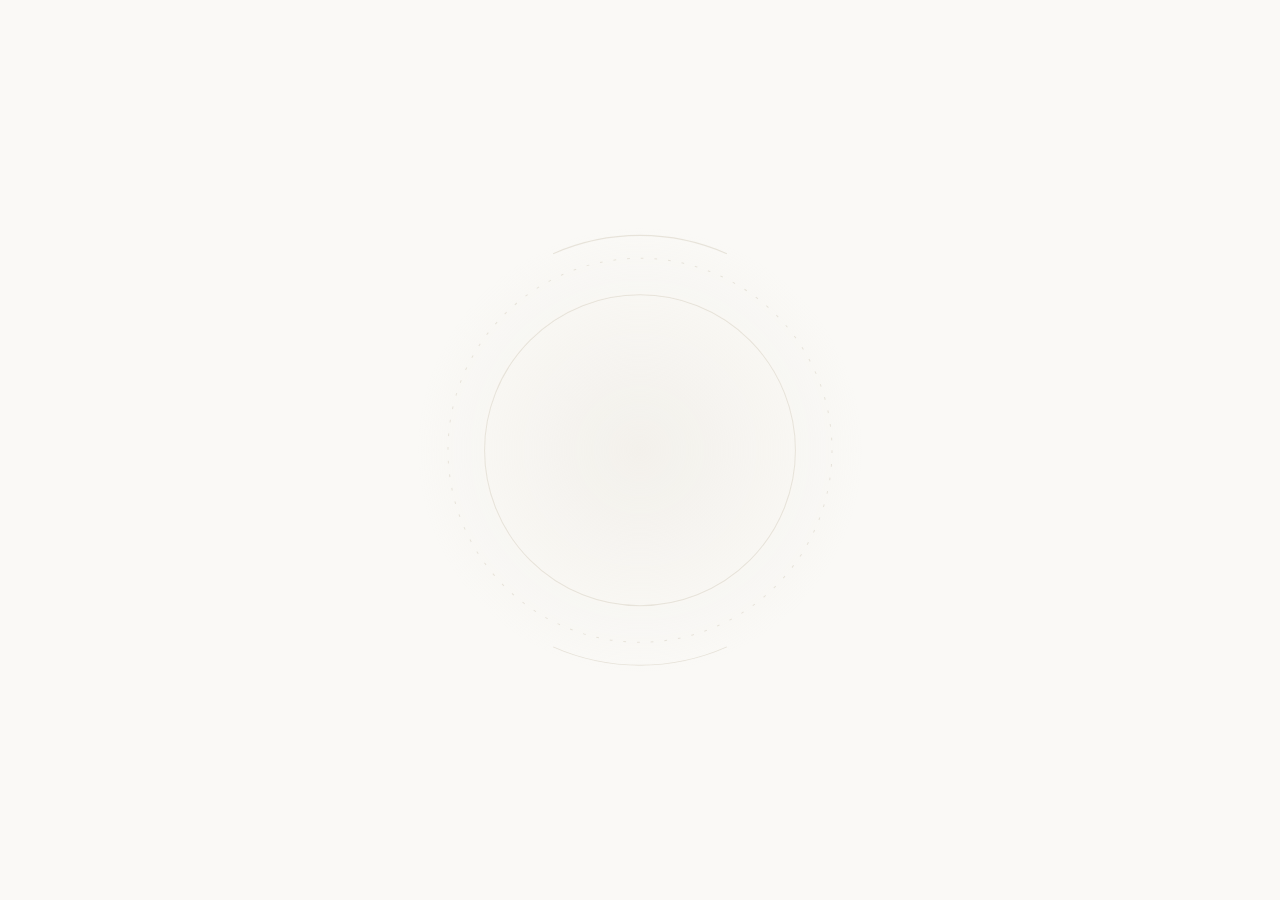
<file: ba.html>
<!doctype html>
<html lang="en">
<head>
<meta charset="utf-8" />
<meta name="viewport" content="width=device-width, initial-scale=1" />
<title>Briatti Data Flow Animation</title>
<style>
  :root {
    --cream: #FAF9F6;
    --black: #111111;
    --sand: #E6E1D8;
    --blue: #1F4E79;
    --teal: #164E4A;
    --white: #fdfdfd;
  }

  * { box-sizing: border-box; }
  body {
    margin: 0;
    min-height: 100vh;
    display: grid;
    place-items: center;
    background: var(--cream);
    font-family: Inter, ui-sans-serif, system-ui, -apple-system, BlinkMacSystemFont, "Segoe UI", sans-serif;
  }

  .briatti-flow {
    width: min(1400px, 100vw);
    aspect-ratio: 21 / 9;
    display: block;
    background: radial-gradient(circle at 50% 50%, rgba(230,225,216,.35), rgba(250,249,246,0) 32%), var(--cream);
  }

  text {
    fill: var(--black);
    font-size: 17px;
    font-weight: 500;
    letter-spacing: -0.02em;
  }

  .icon-stroke { fill: none; stroke: var(--black); stroke-width: 2.4; stroke-linecap: round; stroke-linejoin: round; }
  .blue-stroke { stroke: var(--blue); }
  .teal-stroke { stroke: var(--teal); }
  .white-stroke { stroke: var(--white); }
  .sand-stroke { stroke: var(--sand); }
  .sand-fill { fill: var(--sand); }
  .blue-fill { fill: var(--blue); }
  .teal-fill { fill: var(--teal); }

  .logo-wrap {
    opacity: 0;
    animation: logoIn 9s ease-in-out infinite;
    transform-origin: 700px 300px;
  }

  .logo-pulse {
    fill: none;
    stroke: var(--sand);
    stroke-width: 1.2;
    opacity: 0;
    transform-origin: 700px 300px;
    animation: pulse 9s ease-in-out infinite;
  }

  .halo {
    fill: none;
    stroke: var(--sand);
    stroke-width: 1.1;
    opacity: .9;
  }

  .halo-dash {
    stroke-dasharray: 3 12;
    animation: rotateDash 9s linear infinite;
    transform-origin: 700px 300px;
  }

  .input-card {
    opacity: 0;
    transform: translateX(-18px);
    animation: inputAppear 9s ease-in-out infinite;
  }
  .input-card:nth-of-type(1) { animation-delay: .00s; }
  .input-card:nth-of-type(2) { animation-delay: .08s; }
  .input-card:nth-of-type(3) { animation-delay: .16s; }
  .input-card:nth-of-type(4) { animation-delay: .24s; }

  .output-card {
    opacity: 0;
    transform: translateX(18px);
    animation: outputAppear 9s ease-in-out infinite;
  }

  .flow-path {
    fill: none;
    stroke-width: 2;
    stroke-linecap: round;
    stroke-linejoin: round;
    stroke-dasharray: 520;
    stroke-dashoffset: 520;
  }
  .input-path { animation: drawInput 9s cubic-bezier(.4,0,.2,1) infinite; }
  .output-path { animation: drawOutput 9s cubic-bezier(.4,0,.2,1) infinite; }

  .particle {
    opacity: 0;
    animation: particleOpacity 9s ease-in-out infinite;
  }
  .particle.output { animation-name: particleOpacityOut; }

  .node {
    opacity: 0;
    animation: nodePop 9s ease-in-out infinite;
  }

  @keyframes inputAppear {
    0%, 5% { opacity: 0; transform: translateX(-18px); }
    12%, 92% { opacity: 1; transform: translateX(0); }
    100% { opacity: 0; transform: translateX(-10px); }
  }

  @keyframes logoIn {
    0%, 8% { opacity: 0; transform: scale(.94); }
    14%, 100% { opacity: 1; transform: scale(1); }
  }

  @keyframes drawInput {
    0%, 14% { stroke-dashoffset: 520; opacity: 0; }
    24%, 45% { stroke-dashoffset: 0; opacity: 1; }
    88% { stroke-dashoffset: 0; opacity: 1; }
    100% { stroke-dashoffset: 0; opacity: 0; }
  }

  @keyframes pulse {
    0%, 28% { opacity: 0; transform: scale(.82); }
    36% { opacity: .8; transform: scale(1); }
    48% { opacity: .18; transform: scale(1.18); }
    100% { opacity: .15; transform: scale(1.08); }
  }

  @keyframes drawOutput {
    0%, 45% { stroke-dashoffset: 520; opacity: 0; }
    55%, 78% { stroke-dashoffset: 0; opacity: 1; }
    91% { stroke-dashoffset: 0; opacity: 1; }
    100% { stroke-dashoffset: 0; opacity: 0; }
  }

  @keyframes outputAppear {
    0%, 58% { opacity: 0; transform: translateX(18px); }
    68%, 92% { opacity: 1; transform: translateX(0); }
    100% { opacity: 0; transform: translateX(10px); }
  }

  @keyframes particleOpacity {
    0%, 14% { opacity: 0; }
    22%, 48% { opacity: .95; }
    58%, 100% { opacity: 0; }
  }

  @keyframes particleOpacityOut {
    0%, 46% { opacity: 0; }
    54%, 82% { opacity: .95; }
    94%, 100% { opacity: 0; }
  }

  @keyframes nodePop {
    0%, 9% { opacity: 0; transform: scale(.4); }
    15%, 90% { opacity: 1; transform: scale(1); }
    100% { opacity: 0; transform: scale(.6); }
  }

  @keyframes rotateDash {
    to { stroke-dashoffset: -120; }
  }

  @media (prefers-reduced-motion: reduce) {
    .logo-wrap, .logo-pulse, .halo-dash, .input-card, .output-card, .flow-path, .particle, .node { animation: none !important; opacity: 1; transform: none; stroke-dashoffset: 0; }
  }
</style>
</head>
<body>
<svg class="briatti-flow" viewBox="0 0 1400 600" role="img" aria-labelledby="title desc">
  <title id="title">Data flow animation into Briatti B logo and out to analytics outputs</title>
  <desc id="desc">Reports, PDFs, spreadsheets, and databases flow into a central B logo, then flow out to dashboards, insights, AI assistants, and agents.</desc>

  <defs>
    <path id="inReports" d="M222 100 C360 100 384 245 540 285" />
    <path id="inPDFs" d="M222 205 C355 205 400 282 540 292" />
    <path id="inSheets" d="M222 314 C360 314 405 300 540 300" />
    <path id="inDB" d="M222 425 C360 425 397 326 540 308" />

    <path id="outDash" d="M860 287 C1022 279 1020 100 1174 100" />
    <path id="outInsight" d="M860 295 C1000 295 1029 205 1174 205" />
    <path id="outAssistant" d="M860 303 C1005 310 1033 314 1174 314" />
    <path id="outAgent" d="M860 311 C1006 325 1034 425 1174 425" />

    <filter id="softShadow" x="-20%" y="-20%" width="140%" height="140%">
      <feDropShadow dx="0" dy="10" stdDeviation="18" flood-color="#111111" flood-opacity="0.08" />
    </filter>
  </defs>

  <!-- central halo -->
  <circle class="halo halo-dash" cx="700" cy="300" r="210" />
  <circle class="halo" cx="700" cy="300" r="170" opacity=".35" />
  <path class="halo" d="M605 85 A235 235 0 0 1 795 85" opacity=".4" />
  <path class="halo" d="M605 515 A235 235 0 0 0 795 515" opacity=".4" />
  <circle class="logo-pulse" cx="700" cy="300" r="158" />

  <!-- inputs -->
  <g class="input-card">
    <path class="icon-stroke" d="M102 48 h58 l22 22 v78 h-80 z" />
    <path class="icon-stroke" d="M160 48 v24 h22" />
    <rect class="teal-fill" x="117" y="96" width="7" height="25" />
    <rect class="blue-fill" x="131" y="82" width="7" height="39" />
    <rect class="teal-fill" x="145" y="66" width="7" height="55" />
    <path class="blue-fill" d="M163 96 A24 24 0 1 0 187 120 H163 Z" />
    <line class="sand-stroke" x1="118" y1="129" x2="146" y2="129" />
    <line class="sand-stroke" x1="118" y1="139" x2="146" y2="139" />
    <text x="142" y="40" text-anchor="middle">Reports</text>
  </g>

  <g class="input-card">
    <path class="icon-stroke" d="M102 158 h58 l22 22 v78 h-80 z" />
    <path class="icon-stroke" d="M160 158 v24 h22" />
    <path class="blue-stroke" stroke-width="2.2" fill="none" d="M122 237 C147 221 154 177 139 185 C130 191 140 225 166 236 C186 244 184 218 157 228 C142 234 128 245 117 249" />
    <text x="132" y="174" text-anchor="middle">PDFs</text>
  </g>

  <g class="input-card">
    <path class="icon-stroke" d="M102 268 h58 l22 22 v78 h-80 z" />
    <path class="icon-stroke" d="M160 268 v24 h22" />
    <rect class="white-stroke" x="118" y="314" width="49" height="43" />
    <line class="white-stroke" x1="118" y1="328" x2="167" y2="328" />
    <line class="white-stroke" x1="118" y1="342" x2="167" y2="342" />
    <line class="white-stroke" x1="134" y1="314" x2="134" y2="357" />
    <line class="white-stroke" x1="151" y1="314" x2="151" y2="357" />
    <text x="142" y="394" text-anchor="middle">Spreadsheets</text>
  </g>

  <g class="input-card">
    <ellipse class="icon-stroke" cx="142" cy="454" rx="39" ry="15" />
    <path class="icon-stroke" d="M103 454 v70 c0 9 17 16 39 16 s39-7 39-16 v-70" />
    <path class="icon-stroke" d="M103 489 c0 9 17 16 39 16 s39-7 39-16" />
    <path class="icon-stroke" d="M103 519 c0 9 17 16 39 16 s39-7 39-16" />
    <circle class="teal-fill" cx="166" cy="482" r="3.4" />
    <circle class="teal-fill" cx="166" cy="512" r="3.4" />
    <text x="142" y="560" text-anchor="middle">Databases</text>
  </g>

  <!-- outputs -->
  <g class="output-card">
    <rect class="icon-stroke" x="1196" y="45" width="122" height="82" rx="7" />
    <circle class="teal-fill" cx="1208" cy="57" r="3" /><circle class="teal-fill" cx="1220" cy="57" r="3" /><circle class="teal-fill" cx="1232" cy="57" r="3" />
    <path class="teal-stroke" d="M1231 82 A24 24 0 1 0 1255 106 H1231 Z" stroke-width="9" fill="none" />
    <rect class="teal-fill" x="1282" y="96" width="10" height="22" />
    <rect class="blue-fill" x="1300" y="78" width="10" height="40" />
    <line class="sand-stroke" x1="1265" y1="78" x2="1289" y2="78" />
    <line class="sand-stroke" x1="1265" y1="91" x2="1289" y2="91" />
    <text x="1257" y="33" text-anchor="middle">Dashboards</text>
  </g>

  <g class="output-card">
    <path class="teal-stroke" stroke-width="2.7" fill="none" d="M1257 191 c-28 0-50 22-50 49 0 19 10 34 23 44 7 5 8 13 8 19 h38 c0-6 1-14 8-19 14-10 23-25 23-44 0-27-22-49-50-49z" />
    <path class="teal-stroke" stroke-width="2.7" d="M1238 314 h38 M1244 326 h26" />
    <polyline class="teal-stroke" stroke-width="2.7" fill="none" points="1232,249 1249,236 1260,250 1281,229" />
    <circle class="teal-fill" cx="1232" cy="249" r="3" /><circle class="teal-fill" cx="1249" cy="236" r="3" /><circle class="teal-fill" cx="1260" cy="250" r="3" /><circle class="teal-fill" cx="1281" cy="229" r="3" />
    <line class="teal-stroke" x1="1257" y1="170" x2="1257" y2="182" />
    <line class="teal-stroke" x1="1212" y1="186" x2="1202" y2="176" />
    <line class="teal-stroke" x1="1302" y1="186" x2="1312" y2="176" />
    <text x="1257" y="220" text-anchor="middle">Insights</text>
  </g>

  <g class="output-card">
    <rect class="blue-stroke" x="1214" y="393" width="86" height="61" rx="17" fill="none" stroke-width="2.7" />
    <path class="blue-stroke" d="M1236 454 l-18 21 v-21" fill="none" stroke-width="2.7" /> 
    <text x="1257" y="385" text-anchor="middle">AI Assistants</text>
  </g>

  <g class="output-card">
    <circle class="teal-stroke" cx="1257" cy="548" r="27" fill="none" stroke-width="2.7" />
    <rect class="teal-fill" x="1240" y="538" width="34" height="24" rx="7" />
    <circle fill="#FAF9F6" cx="1249" cy="550" r="2.4" /><circle fill="#FAF9F6" cx="1265" cy="550" r="2.4" />
    <line class="teal-stroke" x1="1257" y1="521" x2="1257" y2="497" stroke-width="2.7" />
    <circle class="teal-stroke" cx="1257" cy="489" r="7" fill="none" stroke-width="2.7" />
    <line class="teal-stroke" x1="1234" y1="534" x2="1212" y2="518" stroke-width="2.7" />
    <circle class="teal-stroke" cx="1204" cy="512" r="7" fill="none" stroke-width="2.7" />
    <line class="teal-stroke" x1="1280" y1="534" x2="1302" y2="518" stroke-width="2.7" />
    <circle class="teal-stroke" cx="1310" cy="512" r="7" fill="none" stroke-width="2.7" />
    <line class="teal-stroke" x1="1234" y1="562" x2="1212" y2="579" stroke-width="2.7" />
    <circle class="teal-stroke" cx="1204" cy="585" r="7" fill="none" stroke-width="2.7" />
    <line class="teal-stroke" x1="1280" y1="562" x2="1302" y2="579" stroke-width="2.7" />
    <circle class="teal-stroke" cx="1310" cy="585" r="7" fill="none" stroke-width="2.7" />
    <text x="1257" y="590" text-anchor="middle">Agents</text>
  </g>

  <!-- animated paths -->
  <use href="#inReports" class="flow-path input-path blue-stroke" />
  <use href="#inPDFs" class="flow-path input-path teal-stroke" />
  <use href="#inSheets" class="flow-path input-path blue-stroke" />
  <use href="#inDB" class="flow-path input-path teal-stroke" />
  <use href="#outDash" class="flow-path output-path blue-stroke" />
  <use href="#outInsight" class="flow-path output-path teal-stroke" />
  <use href="#outAssistant" class="flow-path output-path blue-stroke" />
  <use href="#outAgent" class="flow-path output-path teal-stroke" />

  <!-- start nodes -->
  <circle class="node blue-fill" cx="222" cy="100" r="4.5" />
  <circle class="node teal-fill" cx="222" cy="205" r="4.5" />
  <circle class="node blue-fill" cx="222" cy="314" r="4.5" />
  <circle class="node teal-fill" cx="222" cy="425" r="4.5" />

  <!-- particles into logo -->
  <g>
    <circle class="particle blue-fill" r="2.0"><animateMotion dur="2.25s" begin="1.4s" repeatCount="indefinite"><mpath href="#inReports" /></animateMotion></circle><circle class="particle teal-fill" r="2.5"><animateMotion dur="2.25s" begin="1.48s" repeatCount="indefinite"><mpath href="#inReports" /></animateMotion></circle><circle class="particle blue-fill" r="3.0"><animateMotion dur="2.25s" begin="1.5599999999999998s" repeatCount="indefinite"><mpath href="#inReports" /></animateMotion></circle><circle class="particle teal-fill" r="2.0"><animateMotion dur="2.25s" begin="1.64s" repeatCount="indefinite"><mpath href="#inReports" /></animateMotion></circle><circle class="particle blue-fill" r="2.5"><animateMotion dur="2.25s" begin="1.72s" repeatCount="indefinite"><mpath href="#inReports" /></animateMotion></circle><circle class="particle teal-fill" r="3.0"><animateMotion dur="2.25s" begin="1.7999999999999998s" repeatCount="indefinite"><mpath href="#inReports" /></animateMotion></circle><circle class="particle blue-fill" r="2.0"><animateMotion dur="2.25s" begin="1.88s" repeatCount="indefinite"><mpath href="#inReports" /></animateMotion></circle><circle class="particle teal-fill" r="2.5"><animateMotion dur="2.25s" begin="1.96s" repeatCount="indefinite"><mpath href="#inReports" /></animateMotion></circle><circle class="particle blue-fill" r="3.0"><animateMotion dur="2.25s" begin="2.04s" repeatCount="indefinite"><mpath href="#inReports" /></animateMotion></circle><circle class="particle teal-fill" r="2.0"><animateMotion dur="2.25s" begin="2.12s" repeatCount="indefinite"><mpath href="#inReports" /></animateMotion></circle><circle class="particle blue-fill" r="2.5"><animateMotion dur="2.25s" begin="2.2s" repeatCount="indefinite"><mpath href="#inReports" /></animateMotion></circle><circle class="particle teal-fill" r="3.0"><animateMotion dur="2.25s" begin="2.28s" repeatCount="indefinite"><mpath href="#inReports" /></animateMotion></circle>
    <circle class="particle teal-fill" r="1.8"><animateMotion dur="2.1s" begin="1.65s" repeatCount="indefinite"><mpath href="#inPDFs" /></animateMotion></circle><circle class="particle blue-fill" r="2.25"><animateMotion dur="2.1s" begin="1.74s" repeatCount="indefinite"><mpath href="#inPDFs" /></animateMotion></circle><circle class="particle teal-fill" r="2.7"><animateMotion dur="2.1s" begin="1.8299999999999998s" repeatCount="indefinite"><mpath href="#inPDFs" /></animateMotion></circle><circle class="particle blue-fill" r="1.8"><animateMotion dur="2.1s" begin="1.92s" repeatCount="indefinite"><mpath href="#inPDFs" /></animateMotion></circle><circle class="particle teal-fill" r="2.25"><animateMotion dur="2.1s" begin="2.01s" repeatCount="indefinite"><mpath href="#inPDFs" /></animateMotion></circle><circle class="particle blue-fill" r="2.7"><animateMotion dur="2.1s" begin="2.0999999999999996s" repeatCount="indefinite"><mpath href="#inPDFs" /></animateMotion></circle><circle class="particle teal-fill" r="1.8"><animateMotion dur="2.1s" begin="2.19s" repeatCount="indefinite"><mpath href="#inPDFs" /></animateMotion></circle><circle class="particle blue-fill" r="2.25"><animateMotion dur="2.1s" begin="2.28s" repeatCount="indefinite"><mpath href="#inPDFs" /></animateMotion></circle><circle class="particle teal-fill" r="2.7"><animateMotion dur="2.1s" begin="2.37s" repeatCount="indefinite"><mpath href="#inPDFs" /></animateMotion></circle><circle class="particle blue-fill" r="1.8"><animateMotion dur="2.1s" begin="2.46s" repeatCount="indefinite"><mpath href="#inPDFs" /></animateMotion></circle><circle class="particle teal-fill" r="2.25"><animateMotion dur="2.1s" begin="2.55s" repeatCount="indefinite"><mpath href="#inPDFs" /></animateMotion></circle><circle class="particle blue-fill" r="2.7"><animateMotion dur="2.1s" begin="2.6399999999999997s" repeatCount="indefinite"><mpath href="#inPDFs" /></animateMotion></circle>
    <circle class="particle blue-fill" r="1.8"><animateMotion dur="2.0s" begin="1.85s" repeatCount="indefinite"><mpath href="#inSheets" /></animateMotion></circle><circle class="particle teal-fill" r="2.25"><animateMotion dur="2.0s" begin="1.935s" repeatCount="indefinite"><mpath href="#inSheets" /></animateMotion></circle><circle class="particle blue-fill" r="2.7"><animateMotion dur="2.0s" begin="2.02s" repeatCount="indefinite"><mpath href="#inSheets" /></animateMotion></circle><circle class="particle teal-fill" r="1.8"><animateMotion dur="2.0s" begin="2.105s" repeatCount="indefinite"><mpath href="#inSheets" /></animateMotion></circle><circle class="particle blue-fill" r="2.25"><animateMotion dur="2.0s" begin="2.19s" repeatCount="indefinite"><mpath href="#inSheets" /></animateMotion></circle><circle class="particle teal-fill" r="2.7"><animateMotion dur="2.0s" begin="2.2750000000000004s" repeatCount="indefinite"><mpath href="#inSheets" /></animateMotion></circle><circle class="particle blue-fill" r="1.8"><animateMotion dur="2.0s" begin="2.3600000000000003s" repeatCount="indefinite"><mpath href="#inSheets" /></animateMotion></circle><circle class="particle teal-fill" r="2.25"><animateMotion dur="2.0s" begin="2.4450000000000003s" repeatCount="indefinite"><mpath href="#inSheets" /></animateMotion></circle><circle class="particle blue-fill" r="2.7"><animateMotion dur="2.0s" begin="2.5300000000000002s" repeatCount="indefinite"><mpath href="#inSheets" /></animateMotion></circle><circle class="particle teal-fill" r="1.8"><animateMotion dur="2.0s" begin="2.615s" repeatCount="indefinite"><mpath href="#inSheets" /></animateMotion></circle>
    <circle class="particle teal-fill" r="1.8"><animateMotion dur="2.2s" begin="1.75s" repeatCount="indefinite"><mpath href="#inDB" /></animateMotion></circle><circle class="particle blue-fill" r="2.25"><animateMotion dur="2.2s" begin="1.84s" repeatCount="indefinite"><mpath href="#inDB" /></animateMotion></circle><circle class="particle teal-fill" r="2.7"><animateMotion dur="2.2s" begin="1.93s" repeatCount="indefinite"><mpath href="#inDB" /></animateMotion></circle><circle class="particle blue-fill" r="1.8"><animateMotion dur="2.2s" begin="2.02s" repeatCount="indefinite"><mpath href="#inDB" /></animateMotion></circle><circle class="particle teal-fill" r="2.25"><animateMotion dur="2.2s" begin="2.11s" repeatCount="indefinite"><mpath href="#inDB" /></animateMotion></circle><circle class="particle blue-fill" r="2.7"><animateMotion dur="2.2s" begin="2.2s" repeatCount="indefinite"><mpath href="#inDB" /></animateMotion></circle><circle class="particle teal-fill" r="1.8"><animateMotion dur="2.2s" begin="2.29s" repeatCount="indefinite"><mpath href="#inDB" /></animateMotion></circle><circle class="particle blue-fill" r="2.25"><animateMotion dur="2.2s" begin="2.38s" repeatCount="indefinite"><mpath href="#inDB" /></animateMotion></circle><circle class="particle teal-fill" r="2.7"><animateMotion dur="2.2s" begin="2.4699999999999998s" repeatCount="indefinite"><mpath href="#inDB" /></animateMotion></circle><circle class="particle blue-fill" r="1.8"><animateMotion dur="2.2s" begin="2.56s" repeatCount="indefinite"><mpath href="#inDB" /></animateMotion></circle>
  </g>

  <!-- particles out of logo -->
  <g>
    <circle class="particle output blue-fill" r="1.8"><animateMotion dur="2.0s" begin="4.35s" repeatCount="indefinite"><mpath href="#outDash" /></animateMotion></circle><circle class="particle output teal-fill" r="2.25"><animateMotion dur="2.0s" begin="4.4399999999999995s" repeatCount="indefinite"><mpath href="#outDash" /></animateMotion></circle><circle class="particle output blue-fill" r="2.7"><animateMotion dur="2.0s" begin="4.529999999999999s" repeatCount="indefinite"><mpath href="#outDash" /></animateMotion></circle><circle class="particle output teal-fill" r="1.8"><animateMotion dur="2.0s" begin="4.619999999999999s" repeatCount="indefinite"><mpath href="#outDash" /></animateMotion></circle><circle class="particle output blue-fill" r="2.25"><animateMotion dur="2.0s" begin="4.71s" repeatCount="indefinite"><mpath href="#outDash" /></animateMotion></circle><circle class="particle output teal-fill" r="2.7"><animateMotion dur="2.0s" begin="4.8s" repeatCount="indefinite"><mpath href="#outDash" /></animateMotion></circle><circle class="particle output blue-fill" r="1.8"><animateMotion dur="2.0s" begin="4.89s" repeatCount="indefinite"><mpath href="#outDash" /></animateMotion></circle><circle class="particle output teal-fill" r="2.25"><animateMotion dur="2.0s" begin="4.9799999999999995s" repeatCount="indefinite"><mpath href="#outDash" /></animateMotion></circle><circle class="particle output blue-fill" r="2.7"><animateMotion dur="2.0s" begin="5.069999999999999s" repeatCount="indefinite"><mpath href="#outDash" /></animateMotion></circle><circle class="particle output teal-fill" r="1.8"><animateMotion dur="2.0s" begin="5.159999999999999s" repeatCount="indefinite"><mpath href="#outDash" /></animateMotion></circle>
    <circle class="particle output teal-fill" r="1.7"><animateMotion dur="2.1s" begin="4.55s" repeatCount="indefinite"><mpath href="#outInsight" /></animateMotion></circle><circle class="particle output blue-fill" r="2.15"><animateMotion dur="2.1s" begin="4.64s" repeatCount="indefinite"><mpath href="#outInsight" /></animateMotion></circle><circle class="particle output teal-fill" r="2.6"><animateMotion dur="2.1s" begin="4.7299999999999995s" repeatCount="indefinite"><mpath href="#outInsight" /></animateMotion></circle><circle class="particle output blue-fill" r="1.7"><animateMotion dur="2.1s" begin="4.82s" repeatCount="indefinite"><mpath href="#outInsight" /></animateMotion></circle><circle class="particle output teal-fill" r="2.15"><animateMotion dur="2.1s" begin="4.91s" repeatCount="indefinite"><mpath href="#outInsight" /></animateMotion></circle><circle class="particle output blue-fill" r="2.6"><animateMotion dur="2.1s" begin="5.0s" repeatCount="indefinite"><mpath href="#outInsight" /></animateMotion></circle><circle class="particle output teal-fill" r="1.7"><animateMotion dur="2.1s" begin="5.09s" repeatCount="indefinite"><mpath href="#outInsight" /></animateMotion></circle><circle class="particle output blue-fill" r="2.15"><animateMotion dur="2.1s" begin="5.18s" repeatCount="indefinite"><mpath href="#outInsight" /></animateMotion></circle><circle class="particle output teal-fill" r="2.6"><animateMotion dur="2.1s" begin="5.27s" repeatCount="indefinite"><mpath href="#outInsight" /></animateMotion></circle><circle class="particle output blue-fill" r="1.7"><animateMotion dur="2.1s" begin="5.359999999999999s" repeatCount="indefinite"><mpath href="#outInsight" /></animateMotion></circle>
    <circle class="particle output blue-fill" r="1.7"><animateMotion dur="2.05s" begin="4.75s" repeatCount="indefinite"><mpath href="#outAssistant" /></animateMotion></circle><circle class="particle output teal-fill" r="2.15"><animateMotion dur="2.05s" begin="4.84s" repeatCount="indefinite"><mpath href="#outAssistant" /></animateMotion></circle><circle class="particle output blue-fill" r="2.6"><animateMotion dur="2.05s" begin="4.93s" repeatCount="indefinite"><mpath href="#outAssistant" /></animateMotion></circle><circle class="particle output teal-fill" r="1.7"><animateMotion dur="2.05s" begin="5.02s" repeatCount="indefinite"><mpath href="#outAssistant" /></animateMotion></circle><circle class="particle output blue-fill" r="2.15"><animateMotion dur="2.05s" begin="5.11s" repeatCount="indefinite"><mpath href="#outAssistant" /></animateMotion></circle><circle class="particle output teal-fill" r="2.6"><animateMotion dur="2.05s" begin="5.2s" repeatCount="indefinite"><mpath href="#outAssistant" /></animateMotion></circle><circle class="particle output blue-fill" r="1.7"><animateMotion dur="2.05s" begin="5.29s" repeatCount="indefinite"><mpath href="#outAssistant" /></animateMotion></circle><circle class="particle output teal-fill" r="2.15"><animateMotion dur="2.05s" begin="5.38s" repeatCount="indefinite"><mpath href="#outAssistant" /></animateMotion></circle><circle class="particle output blue-fill" r="2.6"><animateMotion dur="2.05s" begin="5.47s" repeatCount="indefinite"><mpath href="#outAssistant" /></animateMotion></circle><circle class="particle output teal-fill" r="1.7"><animateMotion dur="2.05s" begin="5.56s" repeatCount="indefinite"><mpath href="#outAssistant" /></animateMotion></circle>
    <circle class="particle output teal-fill" r="1.7"><animateMotion dur="2.15s" begin="4.65s" repeatCount="indefinite"><mpath href="#outAgent" /></animateMotion></circle><circle class="particle output blue-fill" r="2.15"><animateMotion dur="2.15s" begin="4.74s" repeatCount="indefinite"><mpath href="#outAgent" /></animateMotion></circle><circle class="particle output teal-fill" r="2.6"><animateMotion dur="2.15s" begin="4.83s" repeatCount="indefinite"><mpath href="#outAgent" /></animateMotion></circle><circle class="particle output blue-fill" r="1.7"><animateMotion dur="2.15s" begin="4.92s" repeatCount="indefinite"><mpath href="#outAgent" /></animateMotion></circle><circle class="particle output teal-fill" r="2.15"><animateMotion dur="2.15s" begin="5.010000000000001s" repeatCount="indefinite"><mpath href="#outAgent" /></animateMotion></circle><circle class="particle output blue-fill" r="2.6"><animateMotion dur="2.15s" begin="5.1000000000000005s" repeatCount="indefinite"><mpath href="#outAgent" /></animateMotion></circle><circle class="particle output teal-fill" r="1.7"><animateMotion dur="2.15s" begin="5.19s" repeatCount="indefinite"><mpath href="#outAgent" /></animateMotion></circle><circle class="particle output blue-fill" r="2.15"><animateMotion dur="2.15s" begin="5.28s" repeatCount="indefinite"><mpath href="#outAgent" /></animateMotion></circle><circle class="particle output teal-fill" r="2.6"><animateMotion dur="2.15s" begin="5.37s" repeatCount="indefinite"><mpath href="#outAgent" /></animateMotion></circle><circle class="particle output blue-fill" r="1.7"><animateMotion dur="2.15s" begin="5.46s" repeatCount="indefinite"><mpath href="#outAgent" /></animateMotion></circle>
  </g>

  <!-- center logo -->
  <g class="logo-wrap" filter="url(#softShadow)">
    <image href="[data-uri]" x="586" y="197" width="228" height="206" preserveAspectRatio="xMidYMid meet" />
  </g>
</svg>
</body>
</html>
</file>
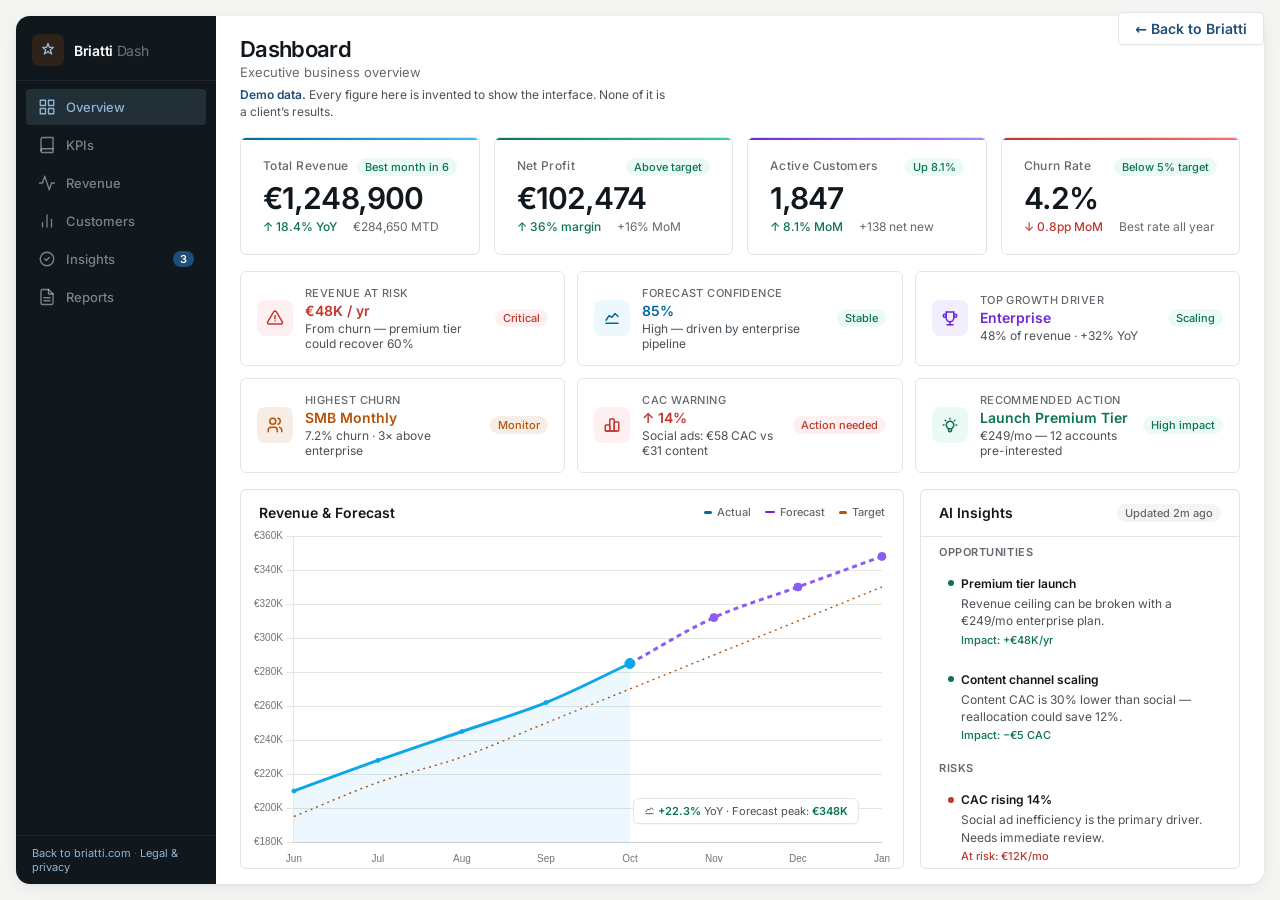
<file: demo.html>
<!DOCTYPE html>
<html lang="en">
<head>
  <meta charset="UTF-8">
  <meta name="viewport" content="width=device-width, initial-scale=1.0">
  <title>Briatti — Executive Dashboard</title>
  <meta name="description" content="A working executive dashboard demo by Briatti: revenue forecasting, customer analytics, segment filtering and AI-generated diagnostics over real-shaped data.">
  <link rel="canonical" href="https://www.briatti.com/demo.html">
  <meta property="og:type" content="website">
  <meta property="og:title" content="Briatti Dashboard Demo">
  <meta property="og:description" content="A working executive dashboard: revenue forecasting, customer analytics, segment filtering and AI diagnostics.">
  <meta property="og:url" content="https://www.briatti.com/demo.html">
  <meta property="og:image" content="https://www.briatti.com/img/og.png">
  <meta name="twitter:card" content="summary_large_image">
  <meta name="twitter:title" content="Briatti — Executive Dashboard">
  <meta name="twitter:description" content="A working executive dashboard: revenue forecasting, customer analytics, segment filtering and AI diagnostics.">
  <meta name="twitter:image" content="https://www.briatti.com/img/og.png">
  <meta name="twitter:image:alt" content="The Briatti executive dashboard, showing revenue, forecast confidence and an AI insight panel.">
  <meta property="og:image:alt" content="The Briatti executive dashboard, showing revenue, forecast confidence and an AI insight panel.">
  <meta property="og:site_name" content="Briatti">
  <meta name="robots" content="index, follow, max-image-preview:large">
  <link rel="icon" href="img/favicon.svg" type="image/svg+xml">
  <link rel="icon" href="img/icon-32.png" sizes="32x32">
  <link rel="apple-touch-icon" href="img/apple-touch-icon.png">
  <!-- Chart.js 4.4.7, MIT, served from this repository rather than a CDN: no third-party
         request, and nothing on the page depends on another company staying online. -->
  <script src="vendor/chart.umd.min.js"></script>
  <style>
    /* Fonts are self-hosted, so the page makes no request to a third party. Both faces are
       OFL: see fonts/LICENSES.md. */
    @font-face {
      font-family: 'Fraunces';
      font-style: normal;
      font-weight: 300 900;
      font-display: swap;
      src: url(fonts/fraunces-var-latin.woff2) format('woff2');
      unicode-range: U+0000-00FF, U+0131, U+0152-0153, U+02BB-02BC, U+02C6, U+02DA, U+02DC, U+0304, U+0308, U+0329, U+2000-206F, U+20AC, U+2122, U+2191, U+2193, U+2212, U+2215, U+FEFF, U+FFFD;
    }
    @font-face {
      font-family: 'Fraunces';
      font-style: normal;
      font-weight: 300 900;
      font-display: swap;
      src: url(fonts/fraunces-var-latin-ext.woff2) format('woff2');
      unicode-range: U+0100-02BA, U+02BD-02C5, U+02C7-02CC, U+02CE-02D7, U+02DD-02FF, U+0304, U+0308, U+0329, U+1D00-1DBF, U+1E00-1E9F, U+1EF2-1EFF, U+2020, U+20A0-20AB, U+20AD-20C4, U+2113, U+2C60-2C7F, U+A720-A7FF;
    }
    @font-face {
      font-family: 'Inter';
      font-style: normal;
      font-weight: 400 600;
      font-display: swap;
      src: url(fonts/inter-var-latin.woff2) format('woff2');
      unicode-range: U+0000-00FF, U+0131, U+0152-0153, U+02BB-02BC, U+02C6, U+02DA, U+02DC, U+0304, U+0308, U+0329, U+2000-206F, U+20AC, U+2122, U+2191, U+2193, U+2212, U+2215, U+FEFF, U+FFFD;
    }
    @font-face {
      font-family: 'Inter';
      font-style: normal;
      font-weight: 400 600;
      font-display: swap;
      src: url(fonts/inter-var-latin-ext.woff2) format('woff2');
      unicode-range: U+0100-02BA, U+02BD-02C5, U+02C7-02CC, U+02CE-02D7, U+02DD-02FF, U+0304, U+0308, U+0329, U+1D00-1DBF, U+1E00-1E9F, U+1EF2-1EFF, U+2020, U+20A0-20AB, U+20AD-20C4, U+2113, U+2C60-2C7F, U+A720-A7FF;
    }
    :root {
      --bg: #F4F5F3; --card: #fff; --border: #E3E5E2; --border2: #D9DCD8;
      --text: #11181D; --text2: #4A5259; --text3: #63696F;
      --sidebar: #11181D; --sidebar-hover: rgba(255,255,255,.06); --sidebar-active: rgba(143,180,212,.14);
      --accent: #1F4E79; --accent-deep: #16395A; --accent-light: rgba(31,78,121,.08); --accent-on-dark: #8FB4D4; --hover: #F4F5F3;
      --orange: #B45309; --blue: #0369A1; --green: #0B7256; --red: #C1372E; --purple: #6D28D9;
      --blue-light: rgba(14,165,233,.08); --green-light: rgba(16,185,129,.08);
      --red-light: rgba(239,68,68,.08); --orange-light: rgba(180,83,9,.10);
      --shadow-sm: 0 1px 2px rgba(0,0,0,.04); --shadow-md: 0 4px 12px rgba(0,0,0,.06);
      --radius: 6px; --radius-sm: 4px; --radius-pill: 999px;
    }
    * { margin:0; padding:0; box-sizing:border-box; }
    body { font-family:'Inter',-apple-system,system-ui,sans-serif; background:var(--bg); color:var(--text); height:100vh; overflow:hidden; -webkit-font-smoothing:antialiased; }
    .app { width:100%; height:100vh; display:flex; align-items:center; justify-content:center; padding:16px; }
    .app-inner { width:100%; max-width:1440px; height:100%; max-height:920px; background:var(--card); border-radius:14px; box-shadow:0 1px 3px rgba(0,0,0,.04),0 4px 16px rgba(0,0,0,.06); display:flex; overflow:hidden; }

    .sidebar { width:200px; flex-shrink:0; background:var(--sidebar); display:flex; flex-direction:column; }
    .sb-brand { padding:18px 16px 14px; display:flex; align-items:center; gap:10px; border-bottom:1px solid rgba(255,255,255,.06); }
    .sb-logo { width:32px; height:32px; border-radius:8px; background:rgba(249,115,22,.12); display:flex; align-items:center; justify-content:center; flex-shrink:0; }
    .sb-logo svg { width:16px; height:16px; }
    .sb-brand-text { font-size:14px; font-weight:700; color:#fff; letter-spacing:-.02em; }
    .sb-brand-text span { color:rgba(255,255,255,.4); font-weight:400; }
    .sb-nav { flex:1; padding:8px 10px; display:flex; flex-direction:column; gap:2px; overflow-y:auto; }
    .sb-item { display:flex; align-items:center; gap:10px; padding:9px 12px; border-radius:var(--radius-sm); color:rgba(255,255,255,.45); font-size:13px; font-weight:500; cursor:pointer; transition:all .15s; background:none; border:none; font-family:inherit; width:100%; text-align:left; }
    .sb-item:hover { background:var(--sidebar-hover); color:rgba(255,255,255,.7); }
    .sb-item.active { background:var(--sidebar-active); color:var(--accent-on-dark); }
    .sb-item svg { width:18px; height:18px; flex-shrink:0; }
    .sb-item .sb-badge { margin-left:auto; font-size:11px; padding:1px 7px; border-radius:100px; background:var(--accent); color:#fff; font-weight:600; }
    .sb-footer { padding:10px 16px; border-top:1px solid rgba(255,255,255,.06); font-size:11px; color:rgba(255,255,255,.25); }
    .sb-back-link { color:var(--accent-on-dark); text-decoration:none; transition:opacity .15s; }
    .sb-back-link:hover { opacity:.7; }
    .top-back-link { position:fixed; top:12px; right:16px; font-size:14px; font-weight:600; color:var(--accent); text-decoration:none; z-index:1001; background:var(--card); padding:7px 16px; border-radius:var(--radius-sm); border:1px solid var(--border); box-shadow:var(--shadow-sm); transition:all .15s; display:flex; align-items:center; gap:5px; }
    .top-back-link:hover { border-color:var(--accent); background:var(--accent-light); }

    .main { flex:1; display:flex; flex-direction:column; overflow:hidden; }

    .header { display:flex; align-items:center; justify-content:space-between; padding:20px 24px 0; flex-shrink:0; }
    .h-left h1 { font-size:22px; font-weight:700; letter-spacing:-.03em; }
    .h-left .sub { font-size:13px; color:var(--text3); margin-top:2px; }
    /* the figures on this page are invented. Saying so in the header, where it cannot be missed,
       keeps the demo honest and matches how legal.html describes it. */
    .demo-note { font-size:12px; line-height:1.45; color:var(--text2); margin-top:6px; max-width:54ch; }
    .demo-note strong { color:var(--accent); font-weight:600; }
    .h-right { display:flex; align-items:center; gap:8px; flex-wrap:wrap; }
    .h-btn { display:flex; align-items:center; gap:6px; padding:7px 12px; border-radius:var(--radius-sm); border:1px solid var(--border); background:var(--card); font-size:12px; font-weight:500; color:var(--text2); font-family:inherit; cursor:pointer; transition:all .15s; }
    .h-btn:hover { border-color:var(--border2); background:var(--hover); }
    .h-btn svg { width:14px; height:14px; }
    .h-btn.active { border-color:var(--accent); color:var(--accent); }
    .h-btn.primary { background:var(--sidebar); border-color:var(--sidebar); color:#fff; }
    .h-btn.primary:hover { opacity:.9; }
    .h-btn-wrap { position:relative; }
    .dropdown-menu { position:absolute; top:calc(100% + 4px); left:0; min-width:160px; background:var(--card); border:1px solid var(--border2); border-radius:var(--radius); box-shadow:0 8px 24px rgba(0,0,0,.1); z-index:100; padding:4px; display:none; }
    .dropdown-menu.open { display:block; }
    .dropdown-item { display:block; width:100%; padding:8px 12px; border:none; background:none; border-radius:var(--radius-sm); font-size:12px; font-weight:500; color:var(--text2); font-family:inherit; cursor:pointer; text-align:left; transition:all .1s; }
    .dropdown-item:hover { background:var(--hover); color:var(--text); }
    .dropdown-item.active { color:var(--accent); background:var(--accent-light); }
    .dropdown-item .di-check { float:right; color:var(--accent); display:none; }
    .dropdown-item.active .di-check { display:inline; }
    .dp-popup { position:absolute; top:calc(100% + 4px); left:0; background:var(--card); border:1px solid var(--border2); border-radius:var(--radius); box-shadow:0 8px 24px rgba(0,0,0,.1); z-index:100; padding:14px; display:none; width:300px; }
    .dp-popup.open { display:block; }
    .dp-header { display:flex; align-items:center; justify-content:space-between; margin-bottom:10px; }
    .dp-header .dp-month { font-size:13px; font-weight:600; }
    .dp-nav { display:flex; gap:6px; }
    .dp-nav button { width:26px; height:26px; border-radius:50%; border:none; background:transparent; cursor:pointer; display:flex; align-items:center; justify-content:center; color:var(--text2); font-size:14px; transition:all .1s; }
    .dp-nav button:hover { background:var(--hover); color:var(--text); }
    .dp-days { display:grid; grid-template-columns:repeat(7,1fr); gap:2px; text-align:center; }
    .dp-days .dp-dow { font-size:11px; font-weight:600; color:var(--text3); text-transform:uppercase; padding:4px 0; }
    .dp-day { aspect-ratio:1; display:flex; align-items:center; justify-content:center; border-radius:50%; font-size:12px; font-weight:500; color:var(--text); cursor:pointer; transition:all .1s; border:none; background:transparent; font-family:inherit; flex-direction:column; line-height:1.1; }
    .dp-day:hover { background:var(--hover); }
    .dp-day.range-start:hover, .dp-day.range-end:hover { background:var(--accent); }
    .dp-day .dp-label { font-size:11px; font-weight:600; text-transform:uppercase; letter-spacing:.04em; opacity:0; transition:opacity .1s; margin-top:1px; }
    .dp-day.range-start .dp-label, .dp-day.range-end .dp-label { opacity:1; }
    .dp-day.range-start .dp-label { color:#fff; }
    .dp-day.range-end .dp-label { color:#fff; }
    .dp-day.other { color:var(--text3); }
    .dp-day.in-range { background:var(--accent-light); color:var(--accent); border-radius:0; }
    .dp-day.range-start { background:var(--accent); color:#fff; border-radius:50%; }
    .dp-day.range-end { background:var(--accent); color:#fff; border-radius:50%; }
    .dp-day.today { font-weight:700; border:1px solid var(--border2); }
    .dp-footer { display:flex; justify-content:flex-end; gap:6px; margin-top:10px; padding-top:10px; border-top:1px solid var(--border); }
    .dp-footer button { padding:5px 12px; border-radius:var(--radius-sm); font-size:11px; font-weight:500; font-family:inherit; cursor:pointer; border:1px solid var(--border); background:var(--card); color:var(--text2); transition:all .1s; }
    .dp-footer button:hover { border-color:var(--border2); background:var(--hover); }
    .dp-footer .dp-apply { background:var(--accent); border-color:var(--accent); color:#fff; }
    .dp-footer .dp-apply:hover { opacity:.9; }
    .hamburger { display:none; }
    .sb-backdrop { display:none; }

    .scroll { flex:1; overflow-y:auto; padding:16px 24px 20px; display:flex; flex-direction:column; gap:16px; }
    .scroll::-webkit-scrollbar { width:4px; }
    .scroll::-webkit-scrollbar-thumb { background:var(--border2); border-radius:2px; }
    .section { display:contents; }
    .section.hidden { display:none; }
    .hidden { display:none!important; }

    .kpi-strip { display:grid; grid-template-columns:1fr 1fr 1fr 1fr; gap:14px; }
    .kpi-card { background:var(--card); border:1px solid var(--border); border-radius:var(--radius); padding:20px 22px; transition:all .2s; position:relative; overflow:hidden; cursor:default; }
    .kpi-card:hover { border-color:var(--border2); box-shadow:var(--shadow-md); transform:translateY(-1px); }
    .kpi-card::before { content:''; position:absolute; top:0; left:0; right:0; height:2px; }
    .kpi-card.rev::before { background:linear-gradient(90deg,var(--blue),#38bdf8); }
    .kpi-card.profit::before { background:linear-gradient(90deg,var(--green),#34d399); }
    .kpi-card.cust::before { background:linear-gradient(90deg,var(--purple),#a78bfa); }
    .kpi-card.churn::before { background:linear-gradient(90deg,var(--red),#f87171); }
    .kpi-top { display:flex; justify-content:space-between; align-items:flex-start; }
    .kpi-label { font-size:12px; font-weight:500; color:var(--text3); letter-spacing:.03em; }
    .kpi-note { font-size:11px; padding:2px 8px; border-radius:100px; font-weight:500; }
    .kpi-note.good { background:var(--green-light); color:var(--green); }
    .kpi-note.warn { background:var(--orange-light); color:var(--orange); }
    .kpi-note.bad { background:var(--red-light); color:var(--red); }
    .kpi-value { font-size:26px; font-weight:700; letter-spacing:-.03em; margin:4px 0 3px; }
    .kpi-value.lg { font-size:30px; }
    .kpi-bottom { display:flex; align-items:center; gap:16px; }
    .kpi-change { font-size:12px; font-weight:500; }
    .kpi-change.up { color:var(--green); }
    .kpi-change.down { color:var(--red); }

    .di-bar { display:grid; grid-template-columns:1fr 1fr 1fr; gap:12px; }
    .di-card { background:var(--card); border:1px solid var(--border); border-radius:var(--radius); padding:14px 16px; transition:all .2s; display:flex; align-items:center; gap:12px; }
    .di-card:hover { border-color:var(--border2); box-shadow:var(--shadow-sm); }
    .ic { width:1em; height:1em; vertical-align:-0.125em; flex-shrink:0; }
    .di-icon svg.ic { width:18px; height:18px; }
    .di-icon { width:36px; height:36px; border-radius:8px; display:flex; align-items:center; justify-content:center; flex-shrink:0; font-size:16px; }
    .di-icon.blue { background:var(--blue-light); color:var(--blue); }
    .di-icon.green { background:var(--green-light); color:var(--green); }
    .di-icon.orange { background:var(--orange-light); color:var(--orange); }
    .di-icon.red { background:var(--red-light); color:var(--red); }
    .di-icon.purple { background:rgba(139,92,246,.1); color:var(--purple); }
    .di-body { flex:1; min-width:0; }
    .di-label { font-size:11px; font-weight:500; color:var(--text3); text-transform:uppercase; letter-spacing:.04em; }
    .di-value { font-size:14px; font-weight:600; margin-top:2px; }
    .di-sub { font-size:12px; color:var(--text2); margin-top:2px; }
    .di-tag { font-size:11px; padding:2px 8px; border-radius:100px; font-weight:500; flex-shrink:0; }
    .di-tag.good { background:var(--green-light); color:var(--green); }
    .di-tag.warn { background:var(--orange-light); color:var(--orange); }
    .di-tag.bad { background:var(--red-light); color:var(--red); }

    .main-analytics { display:grid; grid-template-columns:1fr 320px; gap:16px; min-height:380px; }

    .chart-card { background:var(--card); border:1px solid var(--border); border-radius:var(--radius); display:flex; flex-direction:column; overflow:hidden; min-height:200px; }
    .chart-card:hover { box-shadow:var(--shadow-sm); }
    .chart-hdr { display:flex; align-items:center; justify-content:space-between; padding:14px 18px 0; gap:12px; flex-wrap:wrap; }
    .chart-hdr h2 { font-size:14px; font-weight:600; }
    .chart-hdr .legend { display:flex; gap:14px; }
    .chart-hdr .legend span { display:flex; align-items:center; gap:5px; font-size:11px; color:var(--text3); font-weight:500; }
    .chart-hdr .legend span::before { content:''; width:8px; height:3px; border-radius:2px; }
    .chart-hdr .legend .act::before { background:var(--blue); }
    .chart-hdr .legend .fct::before { background:var(--purple); border:1px dashed var(--purple); height:0; }
    .chart-hdr .legend .tgt::before { background:var(--orange); }
    .chart-body { flex:1; padding:6px 10px 0; min-height:0; position:relative; }
    .chart-body canvas { width:100%!important; height:100%!important; }
    .chart-annotation { position:absolute; bottom:44px; right:44px; font-size:11px; padding:5px 10px; border-radius:6px; background:var(--card); border:1px solid var(--border); color:var(--text2); pointer-events:none; box-shadow:var(--shadow-sm); }
    .chart-annotation strong { color:var(--green); }

    .insights-panel { background:var(--card); border:1px solid var(--border); border-radius:var(--radius); display:flex; flex-direction:column; overflow:hidden; }
    .insights-hdr { padding:14px 18px; border-bottom:1px solid var(--border); display:flex; align-items:center; justify-content:space-between; gap:8px; flex-wrap:wrap; }
    .insights-hdr h2 { font-size:14px; font-weight:600; }
    .insights-hdr span { font-size:11px; color:var(--text3); font-weight:500; background:var(--hover); padding:2px 8px; border-radius:100px; }
    .insights-scroll { flex:1; overflow-y:auto; padding:8px 14px; }
    .insights-scroll::-webkit-scrollbar { width:3px; }
    .insights-scroll::-webkit-scrollbar-thumb { background:var(--border2); border-radius:2px; }
    .isect { margin-bottom:8px; }
    .isect-title { font-size:11px; font-weight:600; text-transform:uppercase; letter-spacing:.05em; color:var(--text3); margin-bottom:6px; padding:0 4px; }
    .iitem { padding:10px 12px; border-radius:var(--radius-sm); transition:all .15s; cursor:default; margin-bottom:3px; border:1px solid transparent; }
    .iitem:hover { background:var(--hover); border-color:var(--border); }
    .iitem .ii-top { display:flex; align-items:center; gap:7px; margin-bottom:4px; }
    .iitem .ii-dot { width:6px; height:6px; border-radius:50%; flex-shrink:0; }
    .iitem .ii-dot.green { background:var(--green); }
    .iitem .ii-dot.amber { background:var(--orange); }
    .iitem .ii-dot.red { background:var(--red); }
    .iitem .ii-title { font-size:12px; font-weight:600; }
    .iitem .ii-desc { font-size:12px; color:var(--text2); line-height:1.45; margin-left:13px; }
    .iitem .ii-foot { font-size:11px; margin-left:13px; margin-top:3px; font-weight:500; }
    .iitem .ii-foot.green { color:var(--green); }
    .iitem .ii-foot.red { color:var(--red); }
    .iitem .ii-foot.blue { color:var(--blue); }

    .seg-control { display:inline-flex; background:var(--hover); border-radius:var(--radius-pill); padding:4px; gap:2px; }
    .seg-btn { padding:6px 18px; border-radius:var(--radius-pill); font-size:12px; font-weight:500; font-family:inherit; cursor:pointer; transition:all .2s; border:none; background:transparent; color:var(--text3); }
    .seg-btn:hover { color:var(--text2); }
    .seg-btn.active { background:var(--card); color:var(--text); box-shadow:0 1px 3px rgba(0,0,0,.06); }

    .diag-grid { display:grid; grid-template-columns:1fr 200px; gap:16px; padding:4px 0 2px; min-height:80px; }
    .diag-cards { display:grid; grid-template-columns:1fr 1fr; gap:12px; }
    .diag-card { background:var(--card); border:1px solid var(--border); border-radius:var(--radius-sm); padding:14px 16px; display:flex; flex-direction:column; }
    .diag-card .dc-label { font-size:12px; font-weight:500; color:var(--text3); letter-spacing:.02em; }
    .diag-card .dc-value { font-size:20px; font-weight:700; margin:3px 0 2px; }
    .diag-card .dc-value.blue { color:var(--blue); }
    .diag-card .dc-value.green { color:var(--green); }
    .diag-card .dc-value.red { color:var(--red); }
    .diag-card .dc-value.orange { color:var(--orange); }
    .diag-card .dc-value.purple { color:var(--purple); }
    .diag-card .dc-change { font-size:12px; font-weight:500; }
    .diag-card .dc-change.up { color:var(--green); }
    .diag-card .dc-change.down { color:var(--red); }
    .diag-side { display:flex; flex-direction:column; gap:8px; }
    .diag-side-card { background:var(--hover); border:1px solid var(--border); border-radius:var(--radius-sm); padding:14px 16px; }
    .diag-side-card h3 { font-size:12px; font-weight:600; color:var(--text2); margin-bottom:8px; }
    .diag-side-card .sc-row { display:flex; justify-content:space-between; padding:4px 0; font-size:12px; }
    .diag-side-card .sc-row .scl { color:var(--text3); }
    .diag-side-card .sc-row .scr { font-weight:600; color:var(--text); }
    .diag-side-card .sc-total { display:flex; justify-content:space-between; padding:6px 0 0; margin-top:4px; border-top:1px solid var(--border); font-size:12px; }
    .diag-side-card .sc-total .scl { color:var(--text2); font-weight:600; }
    .diag-side-card .sc-total .scr { font-weight:700; color:var(--text); }

    .filter-row { display:flex; align-items:center; gap:10px; flex-wrap:wrap; }
    .filter-group { display:flex; align-items:center; gap:6px; }
    .filter-label { font-size:11px; font-weight:500; color:var(--text3); text-transform:uppercase; letter-spacing:.04em; }
    .filter-opt { padding:5px 12px; border-radius:var(--radius-sm); font-size:11px; font-weight:500; font-family:inherit; cursor:pointer; transition:all .15s; border:1px solid transparent; background:transparent; color:var(--text3); }
    .filter-opt:hover { background:var(--hover); color:var(--text2); }
    .filter-opt.active { background:var(--card); border-color:var(--border2); color:var(--text); }

    .report-grid { display:grid; grid-template-columns:1fr 1fr; gap:14px; }
    .report-card { background:var(--card); border:1px solid var(--border); border-radius:var(--radius); padding:18px 20px; transition:all .2s; }
    .report-card:hover { border-color:var(--border2); box-shadow:var(--shadow-sm); }
    .report-card h3 { font-size:14px; font-weight:600; margin-bottom:4px; }
    .report-card p { font-size:12px; color:var(--text2); line-height:1.5; margin-bottom:12px; }
    .report-card .rc-btn { padding:6px 16px; border-radius:var(--radius-sm); font-size:11px; font-weight:600; font-family:inherit; cursor:pointer; transition:all .15s; border:1px solid var(--border); background:var(--card); color:var(--text2); }
    .report-card .rc-btn:hover { border-color:var(--accent); color:var(--accent); }

    table.export-table { width:100%; border-collapse:collapse; font-size:13px; }
    table.export-table th { text-align:left; padding:10px 14px; font-size:11px; font-weight:500; color:var(--text3); text-transform:uppercase; letter-spacing:.04em; border-bottom:1px solid var(--border); }
    table.export-table td { padding:10px 14px; border-bottom:1px solid var(--border); color:var(--text2); }
    table.export-table td:first-child { font-weight:600; color:var(--text); }
    table.export-table .status-ready { font-size:11px; padding:1px 8px; border-radius:100px; background:var(--green-light); color:var(--green); font-weight:500; }
    table.export-table .status-processing { font-size:11px; padding:1px 8px; border-radius:100px; background:var(--orange-light); color:var(--orange); font-weight:500; }
    table.export-table .action-btn { font-size:11px; font-weight:500; color:var(--blue); cursor:pointer; background:none; border:none; font-family:inherit; }
    table.export-table .action-btn:hover { text-decoration:underline; }

    @media (max-width:1100px) { .di-bar { grid-template-columns:1fr 1fr; } .report-grid { grid-template-columns:1fr; } }
    @media (max-width:920px) {
      .sidebar { width:56px; }
      .sb-brand-text, .sb-item span, .sb-badge, .sb-footer { display:none; }
      .sb-item { justify-content:center; padding:9px; }
      .sb-brand { justify-content:center; padding:14px 0; }
      .kpi-strip { grid-template-columns:1fr 1fr; }
      .main-analytics { grid-template-columns:1fr; }
      .insights-panel { max-height:220px; }
      .diag-grid { grid-template-columns:1fr; }
    }
    @media (max-width:700px) {
      .kpi-strip { grid-template-columns:1fr 1fr; }
      .kpi-layout { grid-template-columns:1fr; }
      .di-bar { grid-template-columns:1fr 1fr; }
      .header { flex-direction:row; align-items:flex-start; gap:8px; padding:14px 14px 0; }
      .scroll { padding:14px; }
      .filter-row { flex-direction:column; align-items:flex-start; }
    }
    @media (max-width:640px) {
      .app { padding:0; align-items:stretch; }
      .app-inner { max-width:100%; max-height:none; border-radius:0; height:100vh; }
      .kpi-layout { grid-template-columns:1fr; }
      .sidebar { position:fixed; top:0; left:0; bottom:0; width:260px; z-index:1000; transform:translateX(-100%); transition:transform .25s ease; border-radius:0 14px 14px 0; box-shadow:0 0 40px rgba(0,0,0,.15); }
      .sidebar.open { transform:translateX(0); }
      .sidebar .sb-brand-text, .sidebar .sb-item span, .sidebar .sb-badge, .sidebar .sb-footer { display:revert; }
      .sidebar .sb-item { justify-content:flex-start; padding:9px 12px; }
      .sidebar .sb-brand { justify-content:flex-start; padding:18px 16px 14px; }
      .sb-footer { display:block; }
      .hamburger { display:flex; align-items:center; justify-content:center; width:34px; height:34px; border-radius:var(--radius-sm); border:1px solid var(--border); background:var(--card); cursor:pointer; flex-shrink:0; }
      .hamburger svg { width:18px; height:18px; stroke:var(--text2); }
      .sb-backdrop { display:block; position:fixed; inset:0; background:rgba(0,0,0,.35); z-index:999; opacity:0; pointer-events:none; transition:opacity .25s ease; }
      .sb-backdrop.show { opacity:1; pointer-events:auto; }
      .header { padding:12px 12px 0; flex-wrap:wrap; }
      .hamburger { margin-left:auto; }
      .h-left h1 { font-size:18px; }
      .h-left .sub { font-size:12px; }
      .h-right { gap:5px; }
      .h-btn { padding:5px 8px; font-size:11px; }
      .h-btn svg { width:12px; height:12px; }
      .scroll { padding:10px 12px 16px; gap:12px; }
      .kpi-strip { grid-template-columns:1fr 1fr; gap:10px; }
      .kpi-card { padding:16px; }
      .kpi-value { font-size:22px; }
      .kpi-value.lg { font-size:24px; }
      .kpi-bottom { flex-wrap:wrap; gap:8px; }
      .di-bar { grid-template-columns:1fr; gap:10px; }
      .di-card { padding:12px; gap:10px; }
      .di-icon { width:32px; height:32px; font-size:14px; }
      .di-body .di-value { font-size:13px; }
      .main-analytics { grid-template-columns:1fr; min-height:300px; gap:12px; }
      .chart-card { min-height:180px; }
      .chart-hdr { padding:12px 14px 0; }
      .chart-hdr h2 { font-size:13px; }
      .chart-hdr .legend { gap:8px; }
      .chart-body { padding:4px 8px 0; }
      .chart-annotation { bottom:12px; right:12px; font-size:11px; padding:4px 8px; }
      .insights-panel { max-height:200px; }
      .insights-hdr { padding:12px 14px; }
      .insights-hdr h2 { font-size:13px; }
      .insights-scroll { padding:6px 10px; }
      .iitem { padding:8px 10px; }
      .diag-grid { grid-template-columns:1fr; gap:10px; }
      .diag-cards { grid-template-columns:1fr 1fr; gap:8px; }
      .diag-card { padding:12px; }
      .diag-card .dc-value { font-size:18px; }
      .diag-side-card { padding:12px; }
      .seg-control { flex-wrap:wrap; gap:2px; }
      .seg-btn { padding:5px 12px; font-size:11px; }
      .filter-row { flex-direction:column; align-items:flex-start; gap:6px; }
      .filter-group { flex-wrap:wrap; }
      .filter-opt { padding:4px 9px; font-size:11px; }
      .report-grid { grid-template-columns:1fr; }
      .report-card { padding:14px 16px; }
      table.export-table { display:block; overflow-x:auto; white-space:nowrap; font-size:12px; }
      .h-btn-wrap .dp-popup { width:260px; }
      .h-btn-wrap .dropdown-menu { right:0; left:auto; }
      .top-back-link { top:6px; right:8px; font-size:12px; padding:5px 10px; }
      .h-btn.primary { padding:4px 10px; font-size:11px; }
    }
    @media (max-width:420px) {
      .header { padding:8px 8px 0; gap:4px; flex-wrap:wrap; }
      .h-left h1 { font-size:15px; }
      .h-left .sub { display:none; }
      .h-right { gap:3px; }
      .h-btn { padding:3px 6px; font-size:11px; }
      .h-btn svg { width:10px; height:10px; }
      .hamburger { width:30px; height:30px; }
      .scroll { padding:8px 8px 12px; gap:10px; }
      .kpi-strip { grid-template-columns:1fr; gap:8px; }
      .kpi-layout { grid-template-columns:1fr; }
      .kpi-card { padding:12px 14px; }
      .kpi-value { font-size:20px; }
      .kpi-value.lg { font-size:22px; }
      .kpi-label { font-size:11px; }
      .kpi-note { font-size:11px; padding:1px 6px; }
      .kpi-change { font-size:11px; }
      .di-bar { gap:8px; }
      .di-card { padding:10px; gap:8px; }
      .di-icon { width:26px; height:26px; font-size:12px; }
      .di-body .di-value { font-size:12px; }
      .di-sub { font-size:11px; }
      .di-tag { font-size:11px; padding:1px 5px; }
      .main-analytics { min-height:240px; gap:10px; }
      .chart-card { min-height:140px; }
      .chart-hdr { padding:10px 10px 0; flex-direction:column; align-items:flex-start; }
      .chart-hdr .legend span { font-size:11px; }
      .chart-body { padding:2px 6px 0; }
      .chart-annotation { bottom:6px; right:6px; font-size:11px; padding:2px 6px; max-width:calc(100% - 12px); }
      .insights-panel { max-height:160px; }
      .insights-hdr { padding:10px; }
      .insights-scroll { padding:4px 8px; }
      .isect-title { font-size:11px; }
      .iitem { padding:6px 8px; }
      .iitem .ii-title { font-size:11px; }
      .iitem .ii-desc { font-size:11px; margin-left:10px; }
      .diag-cards { grid-template-columns:1fr; }
      .diag-card { padding:10px; }
      .diag-card .dc-value { font-size:16px; }
      .seg-btn { padding:4px 9px; font-size:11px; }
      .bottom-sect .seg-control { justify-content:center; }
      .report-card { padding:12px; }
      .report-card h3 { font-size:13px; }
      .report-card p { font-size:11px; }
      .sidebar { width:100%; max-width:260px; }
      .h-btn-wrap .dp-popup { width:240px; }
      .h-btn-wrap .dropdown-menu { right:0; left:auto; }
      .sb-item { padding:8px; font-size:12px; }
      .sb-item svg { width:16px; height:16px; }
      table.export-table th, table.export-table td { padding:6px 8px; }
    }
    @media (prefers-reduced-motion: reduce) {
      *, *::before, *::after {
        animation-duration: .01ms !important;
        animation-iteration-count: 1 !important;
        transition-duration: .01ms !important;
      }
    }
  </style>
  <link rel="stylesheet" href="css/experiments.css?v=20261118">
  <script src="js/analytics.config.js?v=20261118"></script>
  <script src="js/experiments.config.js?v=20261118"></script>
  <script src="js/ab.js?v=20261118"></script>
  <script src="js/tracking.js?v=20261118" defer></script>
</head>
<body>

<div class="app">
  <a href="index.html" class="top-back-link">← Back to Briatti</a>
  <div class="app-inner">

    <!-- SIDEBAR -->
    <aside class="sidebar" aria-label="Main navigation">
      <div class="sb-brand"><div class="sb-logo"><svg viewBox="0 0 24 24" fill="none" stroke="var(--accent-on-dark)" stroke-width="2" stroke-linecap="round" stroke-linejoin="round"><path d="M12 2L14 8L20 8L15.5 12L17.5 18L12 14.5L6.5 18L8.5 12L4 8L10 8L12 2Z"/></svg></div><div class="sb-brand-text">Briatti <span>Dash</span></div></div>
      <nav class="sb-nav" aria-label="Sidebar">
        <button class="sb-item active" data-section="overview" onclick="setActiveSection('overview')" aria-current="page"><svg viewBox="0 0 24 24" fill="none" stroke="currentColor" stroke-width="1.8" stroke-linecap="round" stroke-linejoin="round"><rect x="3" y="3" width="7" height="7"/><rect x="14" y="3" width="7" height="7"/><rect x="3" y="14" width="7" height="7"/><rect x="14" y="14" width="7" height="7"/></svg><span>Overview</span></button>
        <button class="sb-item" data-section="kpis" onclick="setActiveSection('kpis')"><svg viewBox="0 0 24 24" fill="none" stroke="currentColor" stroke-width="1.8" stroke-linecap="round" stroke-linejoin="round"><path d="M4 19.5A2.5 2.5 0 0 1 6.5 17H20"/><path d="M6.5 2H20v20H6.5A2.5 2.5 0 0 1 4 19.5v-15A2.5 2.5 0 0 1 6.5 2z"/></svg><span>KPIs</span></button>
        <button class="sb-item" data-section="revenue" onclick="setActiveSection('revenue')"><svg viewBox="0 0 24 24" fill="none" stroke="currentColor" stroke-width="1.8" stroke-linecap="round" stroke-linejoin="round"><polyline points="22 12 18 12 15 21 9 3 6 12 2 12"/></svg><span>Revenue</span></button>
        <button class="sb-item" data-section="customers" onclick="setActiveSection('customers')"><svg viewBox="0 0 24 24" fill="none" stroke="currentColor" stroke-width="1.8" stroke-linecap="round" stroke-linejoin="round"><line x1="18" y1="20" x2="18" y2="10"/><line x1="12" y1="20" x2="12" y2="4"/><line x1="6" y1="20" x2="6" y2="14"/></svg><span>Customers</span></button>
        <button class="sb-item" data-section="insights" onclick="setActiveSection('insights')"><svg viewBox="0 0 24 24" fill="none" stroke="currentColor" stroke-width="1.8" stroke-linecap="round" stroke-linejoin="round"><path d="M9 12l2 2 4-4m6 2a9 9 0 11-18 0 9 9 0 0118 0z"/></svg><span>Insights</span><span class="sb-badge">3</span></button>
        <button class="sb-item" data-section="reports" onclick="setActiveSection('reports')"><svg viewBox="0 0 24 24" fill="none" stroke="currentColor" stroke-width="1.8" stroke-linecap="round" stroke-linejoin="round"><path d="M14 2H6a2 2 0 0 0-2 2v16a2 2 0 0 0 2 2h12a2 2 0 0 0 2-2V8z"/><polyline points="14 2 14 8 20 8"/><line x1="16" y1="13" x2="8" y2="13"/><line x1="16" y1="17" x2="8" y2="17"/></svg><span>Reports</span></button>
      </nav>
      <div class="sb-footer"><a href="index.html" class="sb-back-link">Back to briatti.com</a> &middot; <a href="legal.html" class="sb-back-link">Legal &amp; privacy</a></div>
    </aside>

    <!-- MAIN -->
    <main class="main">

      <!-- HEADER -->
      <header class="header">
        <div class="h-left">
          <h1 id="pageTitle">Dashboard</h1>
          <div class="sub" id="pageSub">Executive business overview</div>
          <p class="demo-note"><strong>Demo data.</strong> Every figure here is invented to show the interface. None of it is a client&rsquo;s results.</p>
        </div>
        <div class="h-right" id="headerControls"></div><button class="hamburger" onclick="toggleSidebar()" aria-label="Toggle menu"><svg viewBox="0 0 24 24" fill="none" stroke="currentColor" stroke-width="2" stroke-linecap="round" stroke-linejoin="round"><line x1="3" y1="6" x2="21" y2="6"/><line x1="3" y1="12" x2="21" y2="12"/><line x1="3" y1="18" x2="21" y2="18"/></svg></button>
      </header>

      <div class="scroll">

        <!-- ═══ OVERVIEW ═══ -->
        <div class="section" id="sec-overview">
          <section aria-label="Key metrics" class="kpi-strip">
            <div class="kpi-card rev"><div class="kpi-top"><span class="kpi-label">Total Revenue</span><span class="kpi-note good">Best month in 6</span></div><div class="kpi-value lg rev">€1,248,900</div><div class="kpi-bottom"><span class="kpi-change up">↑ 18.4% YoY</span><span style="font-size:12px;color:var(--text3)">€284,650 MTD</span></div></div>
            <div class="kpi-card profit"><div class="kpi-top"><span class="kpi-label">Net Profit</span><span class="kpi-note good">Above target</span></div><div class="kpi-value lg profit">€102,474</div><div class="kpi-bottom"><span class="kpi-change up">↑ 36% margin</span><span style="font-size:12px;color:var(--text3)">+15.7% MoM</span></div></div>
            <div class="kpi-card cust"><div class="kpi-top"><span class="kpi-label">Active Customers</span><span class="kpi-note good">Up 8.1%</span></div><div class="kpi-value lg">1,847</div><div class="kpi-bottom"><span class="kpi-change up">↑ 8.1% MoM</span><span style="font-size:12px;color:var(--text3)">+138 net new</span></div></div>
            <div class="kpi-card churn"><div class="kpi-top"><span class="kpi-label">Churn Rate</span><span class="kpi-note good">Below 5% target</span></div><div class="kpi-value lg churn">4.2%</div><div class="kpi-bottom"><span class="kpi-change down">↓ 0.8pp MoM</span><span style="font-size:12px;color:var(--text3)">Best rate all year</span></div></div>
          </section>
          <section aria-label="Decision intelligence" class="di-bar">
            <div class="di-card"><div class="di-icon red"><svg class="ic" viewBox="0 0 24 24" fill="none" stroke="currentColor" stroke-width="2" stroke-linecap="round" stroke-linejoin="round" aria-hidden="true"><path stroke="none" d="M0 0h24v24H0z" fill="none"/> <path d="M12 9v4" /> <path d="M10.363 3.591l-8.106 13.534a1.914 1.914 0 0 0 1.636 2.871h16.214a1.914 1.914 0 0 0 1.636 -2.87l-8.106 -13.536a1.914 1.914 0 0 0 -3.274 0z" /> <path d="M12 16h.01" /></svg></div><div class="di-body"><div class="di-label">Revenue at Risk</div><div class="di-value" style="color:var(--red)">€48K / yr</div><div class="di-sub">From churn — premium tier could recover 60%</div></div><span class="di-tag bad">Critical</span></div>
            <div class="di-card"><div class="di-icon blue"><svg class="ic" viewBox="0 0 24 24" fill="none" stroke="currentColor" stroke-width="2" stroke-linecap="round" stroke-linejoin="round" aria-hidden="true"><path stroke="none" d="M0 0h24v24H0z" fill="none"/> <path d="M4 19l16 0" /> <path d="M4 15l4 -6l4 2l4 -5l4 4" /></svg></div><div class="di-body"><div class="di-label">Forecast Confidence</div><div class="di-value" style="color:var(--blue)">85%</div><div class="di-sub">High — driven by enterprise pipeline</div></div><span class="di-tag good">Stable</span></div>
            <div class="di-card"><div class="di-icon purple"><svg class="ic" viewBox="0 0 24 24" fill="none" stroke="currentColor" stroke-width="2" stroke-linecap="round" stroke-linejoin="round" aria-hidden="true"><path stroke="none" d="M0 0h24v24H0z" fill="none"/> <path d="M8 21l8 0" /> <path d="M12 17l0 4" /> <path d="M7 4l10 0" /> <path d="M17 4v8a5 5 0 0 1 -10 0v-8" /> <path d="M5 9m-2 0a2 2 0 1 0 4 0a2 2 0 1 0 -4 0" /> <path d="M19 9m-2 0a2 2 0 1 0 4 0a2 2 0 1 0 -4 0" /></svg></div><div class="di-body"><div class="di-label">Top Growth Driver</div><div class="di-value" style="color:var(--purple)">Enterprise</div><div class="di-sub">48% of revenue · +32% YoY</div></div><span class="di-tag good">Scaling</span></div>
            <div class="di-card"><div class="di-icon orange"><svg class="ic" viewBox="0 0 24 24" fill="none" stroke="currentColor" stroke-width="2" stroke-linecap="round" stroke-linejoin="round" aria-hidden="true"><path stroke="none" d="M0 0h24v24H0z" fill="none"/> <path d="M9 7m-4 0a4 4 0 1 0 8 0a4 4 0 1 0 -8 0" /> <path d="M3 21v-2a4 4 0 0 1 4 -4h4a4 4 0 0 1 4 4v2" /> <path d="M16 3.13a4 4 0 0 1 0 7.75" /> <path d="M21 21v-2a4 4 0 0 0 -3 -3.85" /></svg></div><div class="di-body"><div class="di-label">Highest Churn</div><div class="di-value" style="color:var(--orange)">SMB Monthly</div><div class="di-sub">7.2% churn · 3× above enterprise</div></div><span class="di-tag warn">Monitor</span></div>
            <div class="di-card"><div class="di-icon red"><svg class="ic" viewBox="0 0 24 24" fill="none" stroke="currentColor" stroke-width="2" stroke-linecap="round" stroke-linejoin="round" aria-hidden="true"><path stroke="none" d="M0 0h24v24H0z" fill="none"/> <path d="M3 13a1 1 0 0 1 1 -1h4a1 1 0 0 1 1 1v6a1 1 0 0 1 -1 1h-4a1 1 0 0 1 -1 -1z" /> <path d="M15 9a1 1 0 0 1 1 -1h4a1 1 0 0 1 1 1v10a1 1 0 0 1 -1 1h-4a1 1 0 0 1 -1 -1z" /> <path d="M9 5a1 1 0 0 1 1 -1h4a1 1 0 0 1 1 1v14a1 1 0 0 1 -1 1h-4a1 1 0 0 1 -1 -1z" /> <path d="M4 20h14" /></svg></div><div class="di-body"><div class="di-label">CAC Warning</div><div class="di-value" style="color:var(--red)">↑ 14%</div><div class="di-sub">Social ads: €58 CAC vs €31 content</div></div><span class="di-tag bad">Action needed</span></div>
            <div class="di-card"><div class="di-icon green"><svg class="ic" viewBox="0 0 24 24" fill="none" stroke="currentColor" stroke-width="2" stroke-linecap="round" stroke-linejoin="round" aria-hidden="true"><path stroke="none" d="M0 0h24v24H0z" fill="none"/> <path d="M3 12h1m8 -9v1m8 8h1m-15.4 -6.4l.7 .7m12.1 -.7l-.7 .7" /> <path d="M9 16a5 5 0 1 1 6 0a3.5 3.5 0 0 0 -1 3a2 2 0 0 1 -4 0a3.5 3.5 0 0 0 -1 -3" /> <path d="M9.7 17l4.6 0" /></svg></div><div class="di-body"><div class="di-label">Recommended Action</div><div class="di-value" style="color:var(--green)">Launch Premium Tier</div><div class="di-sub">€249/mo — 12 accounts pre-interested</div></div><span class="di-tag good">High impact</span></div>
          </section>
          <section aria-label="Main analytics" class="main-analytics">
            <div class="chart-card"><div class="chart-hdr"><h2>Revenue &amp; Forecast</h2><div class="legend"><span class="act">Actual</span><span class="fct">Forecast</span><span class="tgt">Target</span></div></div><div class="chart-body"><canvas id="mainChart" aria-label="Revenue and forecast chart" role="img"></canvas><div class="chart-annotation"><svg class="ic" viewBox="0 0 24 24" fill="none" stroke="currentColor" stroke-width="2" stroke-linecap="round" stroke-linejoin="round" aria-hidden="true"><path stroke="none" d="M0 0h24v24H0z" fill="none"/> <path d="M4 19l16 0" /> <path d="M4 15l4 -6l4 2l4 -5l4 4" /></svg> <strong>+22.3%</strong> YoY · Forecast peak: <strong>€348K</strong></div></div></div>
            <div class="insights-panel"><div class="insights-hdr"><h2>AI Insights</h2><span>Updated 2m ago</span></div><div class="insights-scroll">
              <div class="isect"><div class="isect-title">Opportunities</div>
                <div class="iitem"><div class="ii-top"><div class="ii-dot green"></div><span class="ii-title">Premium tier launch</span></div><div class="ii-desc">Revenue ceiling can be broken with a €249/mo enterprise plan.</div><div class="ii-foot green">Impact: +€48K/yr</div></div>
                <div class="iitem"><div class="ii-top"><div class="ii-dot green"></div><span class="ii-title">Content channel scaling</span></div><div class="ii-desc">Content CAC is 30% lower than social — reallocation could save 12%.</div><div class="ii-foot green">Impact: −€5 CAC</div></div></div>
              <div class="isect"><div class="isect-title">Risks</div>
                <div class="iitem"><div class="ii-top"><div class="ii-dot red"></div><span class="ii-title">CAC rising 14%</span></div><div class="ii-desc">Social ad inefficiency is the primary driver. Needs immediate review.</div><div class="ii-foot red">At risk: €12K/mo</div></div>
                <div class="iitem"><div class="ii-top"><div class="ii-dot amber"></div><span class="ii-title">AOV approaching ceiling</span></div><div class="ii-desc">AOV at €154 vs €160 ceiling. New bundles or tiers needed.</div><div class="ii-foot red">At risk: Growth cap</div></div></div>
              <div class="isect"><div class="isect-title">Recommended Actions</div>
                <div class="iitem"><div class="ii-top"><div class="ii-dot blue"></div><span class="ii-title">1. Launch premium plan</span></div><div class="ii-desc">Target enterprise at €249/mo. 12 pre-qualified accounts ready.</div></div>
                <div class="iitem"><div class="ii-top"><div class="ii-dot blue"></div><span class="ii-title">2. Optimize ad channels</span></div><div class="ii-desc">Pause bottom-20% social campaigns. Shift budget to SEO/content.</div></div>
                <div class="iitem"><div class="ii-top"><div class="ii-dot blue"></div><span class="ii-title">3. Retention early-warning</span></div><div class="ii-desc">Usage-drop alerts for at-risk accounts. Proven by Q3 campaign.</div></div></div>
            </div></div>
          </section>
          <section aria-label="Diagnostics" class="bottom-sect" style="display:flex;flex-direction:column;gap:12px">
            <div class="seg-control" role="tablist">
              <button class="seg-btn active" role="tab" aria-selected="true" onclick="setDiagTab('revenue')">Revenue</button>
              <button class="seg-btn" role="tab" aria-selected="false" onclick="setDiagTab('customers')">Customers</button>
              <button class="seg-btn" role="tab" aria-selected="false" onclick="setDiagTab('retention')">Retention</button>
              <button class="seg-btn" role="tab" aria-selected="false" onclick="setDiagTab('channels')">Channels</button>
            </div>
            <div class="diag-pane" data-diag="revenue"><div class="diag-grid"><div class="diag-cards"><div class="diag-card"><div class="dc-label">Gross Revenue</div><div class="dc-value blue">€284,650</div><div class="dc-change up">↑ 12.3% vs Sep</div></div><div class="diag-card"><div class="dc-label">Gross Margin</div><div class="dc-value green">60%</div><div class="dc-change up">+2.1pp vs Sep</div></div><div class="diag-card"><div class="dc-label">Net Profit</div><div class="dc-value green">€102,474</div><div class="dc-change up">↑ 15.7% vs Sep</div></div><div class="diag-card"><div class="dc-label">Nov Forecast</div><div class="dc-value blue">€312K</div><div class="dc-change up">+9.6% vs Oct</div></div></div><div class="diag-side"><div class="diag-side-card"><h3>Cost Breakdown</h3><div class="sc-row"><span class="scl">COGS</span><span class="scr" style="color:var(--red)">€113,860</span></div><div class="sc-row"><span class="scl">Operating Costs</span><span class="scr" style="color:var(--orange)">€68,316</span></div><div class="sc-total"><span class="scl">Total Costs</span><span class="scr">€182,176</span></div></div></div></div></div>
            <div class="diag-pane hidden" data-diag="customers"><div class="diag-grid"><div class="diag-cards"><div class="diag-card"><div class="dc-label">Active Customers</div><div class="dc-value">1,847</div><div class="dc-change up">↑ 8.1% vs Sep</div></div><div class="diag-card"><div class="dc-label">New Customers</div><div class="dc-value green">+206</div><div class="dc-change up">+12% vs Sep</div></div><div class="diag-card"><div class="dc-label">Churned Customers</div><div class="dc-value red">−68</div><div class="dc-change down">−5.2% vs Sep</div></div><div class="diag-card"><div class="dc-label">Net Growth</div><div class="dc-value green">+138</div><div class="dc-change up">+7.4% vs Sep</div></div></div><div class="diag-side"><div class="diag-side-card"><h3>Customer Mix</h3><div class="sc-row"><span class="scl">Enterprise</span><span class="scr">48%</span></div><div class="sc-row"><span class="scl">SMB</span><span class="scr">34%</span></div><div class="sc-row"><span class="scl">Individual</span><span class="scr">18%</span></div></div></div></div></div>
            <div class="diag-pane hidden" data-diag="retention"><div class="diag-grid"><div class="diag-cards"><div class="diag-card"><div class="dc-label">Retention Rate</div><div class="dc-value green">95.8%</div><div class="dc-change up">+0.6pp vs Sep</div></div><div class="diag-card"><div class="dc-label">Churn Rate</div><div class="dc-value red">4.2%</div><div class="dc-change down">−0.8pp vs Sep</div></div><div class="diag-card"><div class="dc-label">Customer LTV</div><div class="dc-value">€2,840</div><div class="dc-change up">+12.1% YoY</div></div><div class="diag-card"><div class="dc-label">Revenue at Risk</div><div class="dc-value red">€48K/yr</div><div class="dc-change down">From churn</div></div></div><div class="diag-side"><div class="diag-side-card"><h3>Churn Breakdown</h3><div class="sc-row"><span class="scl">SMB Monthly</span><span class="scr" style="color:var(--red)">7.2%</span></div><div class="sc-row"><span class="scl">Enterprise</span><span class="scr" style="color:var(--green)">2.1%</span></div><div class="sc-row"><span class="scl">Annual Plans</span><span class="scr" style="color:var(--green)">1.4%</span></div></div></div></div></div>
            <div class="diag-pane hidden" data-diag="channels"><div class="diag-grid"><div class="diag-cards"><div class="diag-card"><div class="dc-label">CAC</div><div class="dc-value orange">€42</div><div class="dc-change down">+14% vs Sep</div></div><div class="diag-card"><div class="dc-label">Organic CAC</div><div class="dc-value green">€31</div><div class="dc-change up">−6% vs Sep</div></div><div class="diag-card"><div class="dc-label">Paid CAC</div><div class="dc-value red">€58</div><div class="dc-change down">+18% vs Sep</div></div><div class="diag-card"><div class="dc-label">LTV:CAC Ratio</div><div class="dc-value">67.6x</div><div class="dc-change up">Healthy</div></div></div><div class="diag-side"><div class="diag-side-card"><h3>Channel Efficiency</h3><div class="sc-row"><span class="scl">Organic</span><span class="scr" style="color:var(--green)">Best</span></div><div class="sc-row"><span class="scl">Content</span><span class="scr" style="color:var(--green)">Improving</span></div><div class="sc-row"><span class="scl">Social Ads</span><span class="scr" style="color:var(--red)">Needs review</span></div></div></div></div></div>
          </section>
        </div>

        <!-- ═══ KPIS ═══ -->
        <div class="section hidden" id="sec-kpis">
          <section aria-label="Key metrics" class="kpi-strip">
            <div class="kpi-card rev"><div class="kpi-top"><span class="kpi-label">Total Revenue</span><span class="kpi-note good">Best month in 6</span></div><div class="kpi-value lg rev">€1,248,900</div><div class="kpi-bottom"><span class="kpi-change up">↑ 18.4% YoY</span><span style="font-size:12px;color:var(--text3)">€284,650 MTD</span></div></div>
            <div class="kpi-card profit"><div class="kpi-top"><span class="kpi-label">Net Profit</span><span class="kpi-note good">Above target</span></div><div class="kpi-value lg profit">€102,474</div><div class="kpi-bottom"><span class="kpi-change up">↑ 36% margin</span><span style="font-size:12px;color:var(--text3)">+15.7% MoM</span></div></div>
            <div class="kpi-card cust"><div class="kpi-top"><span class="kpi-label">Active Customers</span><span class="kpi-note good">Up 8.1%</span></div><div class="kpi-value lg">1,847</div><div class="kpi-bottom"><span class="kpi-change up">↑ 8.1% MoM</span><span style="font-size:12px;color:var(--text3)">+138 net new</span></div></div>
            <div class="kpi-card churn"><div class="kpi-top"><span class="kpi-label">Churn Rate</span><span class="kpi-note good">Below 5% target</span></div><div class="kpi-value lg churn">4.2%</div><div class="kpi-bottom"><span class="kpi-change down">↓ 0.8pp MoM</span><span style="font-size:12px;color:var(--text3)">Best rate all year</span></div></div>
          </section>
          <div class="kpi-layout" style="display:grid;grid-template-columns:1fr 260px;gap:16px;flex:1">
            <div class="chart-card" style="border:1px solid var(--border)"><div class="chart-hdr"><h2>KPI Performance</h2></div>
              <div style="padding:4px 0"><table style="width:100%;border-collapse:collapse;font-size:13px">
                <thead><tr style="border-bottom:1px solid var(--border);color:var(--text3);font-size:11px;font-weight:500;text-transform:uppercase;letter-spacing:.04em"><th style="text-align:left;padding:10px 14px">Metric</th><th style="text-align:right;padding:10px 14px">Current</th><th style="text-align:right;padding:10px 14px">Previous</th><th style="text-align:right;padding:10px 14px">Change</th><th style="text-align:center;padding:10px 14px">Status</th><th style="text-align:left;padding:10px 14px">Owner</th></tr></thead>
                <tbody>
                  <tr style="border-bottom:1px solid var(--border)"><td style="padding:10px 14px;font-weight:500">Total Revenue</td><td style="padding:10px 14px;text-align:right;font-weight:600">€1,248,900</td><td style="padding:10px 14px;text-align:right;color:var(--text3)">€1,054,814</td><td style="padding:10px 14px;text-align:right;color:var(--green);font-weight:500">+18.4%</td><td style="padding:10px 14px;text-align:center"><span style="font-size:11px;padding:1px 8px;border-radius:100px;background:var(--green-light);color:var(--green);font-weight:500">Healthy</span></td><td style="padding:10px 14px;color:var(--text2)">Revenue</td></tr>
                  <tr style="border-bottom:1px solid var(--border)"><td style="padding:10px 14px;font-weight:500">Net Profit</td><td style="padding:10px 14px;text-align:right;font-weight:600">€102,474</td><td style="padding:10px 14px;text-align:right;color:var(--text3)">€88,543</td><td style="padding:10px 14px;text-align:right;color:var(--green);font-weight:500">+15.7%</td><td style="padding:10px 14px;text-align:center"><span style="font-size:11px;padding:1px 8px;border-radius:100px;background:var(--green-light);color:var(--green);font-weight:500">Healthy</span></td><td style="padding:10px 14px;color:var(--text2)">Finance</td></tr>
                  <tr style="border-bottom:1px solid var(--border)"><td style="padding:10px 14px;font-weight:500">Active Customers</td><td style="padding:10px 14px;text-align:right;font-weight:600">1,847</td><td style="padding:10px 14px;text-align:right;color:var(--text3)">1,709</td><td style="padding:10px 14px;text-align:right;color:var(--green);font-weight:500">+8.1%</td><td style="padding:10px 14px;text-align:center"><span style="font-size:11px;padding:1px 8px;border-radius:100px;background:var(--green-light);color:var(--green);font-weight:500">Healthy</span></td><td style="padding:10px 14px;color:var(--text2)">Growth</td></tr>
                  <tr style="border-bottom:1px solid var(--border)"><td style="padding:10px 14px;font-weight:500">Churn Rate</td><td style="padding:10px 14px;text-align:right;font-weight:600">4.2%</td><td style="padding:10px 14px;text-align:right;color:var(--text3)">5.0%</td><td style="padding:10px 14px;text-align:right;color:var(--green);font-weight:500">Improving</td><td style="padding:10px 14px;text-align:center"><span style="font-size:11px;padding:1px 8px;border-radius:100px;background:var(--orange-light);color:var(--orange);font-weight:500">Watch</span></td><td style="padding:10px 14px;color:var(--text2)">Customer Success</td></tr>
                  <tr style="border-bottom:1px solid var(--border)"><td style="padding:10px 14px;font-weight:500">CAC</td><td style="padding:10px 14px;text-align:right;font-weight:600">€42</td><td style="padding:10px 14px;text-align:right;color:var(--text3)">€37</td><td style="padding:10px 14px;text-align:right;color:var(--red);font-weight:500">+14%</td><td style="padding:10px 14px;text-align:center"><span style="font-size:11px;padding:1px 8px;border-radius:100px;background:var(--red-light);color:var(--red);font-weight:500">Risk</span></td><td style="padding:10px 14px;color:var(--text2)">Marketing</td></tr>
                  <tr><td style="padding:10px 14px;font-weight:500">Retention Rate</td><td style="padding:10px 14px;text-align:right;font-weight:600">95.8%</td><td style="padding:10px 14px;text-align:right;color:var(--text3)">95.2%</td><td style="padding:10px 14px;text-align:right;color:var(--green);font-weight:500">+0.6pp</td><td style="padding:10px 14px;text-align:center"><span style="font-size:11px;padding:1px 8px;border-radius:100px;background:var(--green-light);color:var(--green);font-weight:500">Healthy</span></td><td style="padding:10px 14px;color:var(--text2)">Customer Success</td></tr>
                </tbody></table></div></div>
            <div class="diag-side-card" style="background:var(--hover);border:1px solid var(--border);padding:16px"><h3 style="font-size:12px;font-weight:600;color:var(--text2);margin-bottom:10px">Key KPI Notes</h3>
              <div style="display:flex;flex-direction:column;gap:10px">
                <div style="font-size:12px;color:var(--text2);line-height:1.5;padding:8px 10px;background:var(--card);border-radius:var(--radius-sm);border:1px solid var(--border)"><span style="color:var(--green);font-weight:600"><svg class="ic" viewBox="0 0 24 24" fill="none" stroke="currentColor" stroke-width="2" stroke-linecap="round" stroke-linejoin="round" aria-hidden="true"><path stroke="none" d="M0 0h24v24H0z" fill="none"/> <path d="M5 12l5 5l10 -10" /></svg></span> Revenue and profit remain above target. Growth trajectory is strong across both metrics.</div>
                <div style="font-size:12px;color:var(--text2);line-height:1.5;padding:8px 10px;background:var(--card);border-radius:var(--radius-sm);border:1px solid var(--border)"><span style="color:var(--red);font-weight:600"><svg class="ic" viewBox="0 0 24 24" fill="none" stroke="currentColor" stroke-width="2" stroke-linecap="round" stroke-linejoin="round" aria-hidden="true"><path stroke="none" d="M0 0h24v24H0z" fill="none"/> <path d="M12 9v4" /> <path d="M10.363 3.591l-8.106 13.534a1.914 1.914 0 0 0 1.636 2.871h16.214a1.914 1.914 0 0 0 1.636 -2.87l-8.106 -13.536a1.914 1.914 0 0 0 -3.274 0z" /> <path d="M12 16h.01" /></svg></span> CAC is rising and requires marketing channel review. Social ad spend is the primary driver.</div>
                <div style="font-size:12px;color:var(--text2);line-height:1.5;padding:8px 10px;background:var(--card);border-radius:var(--radius-sm);border:1px solid var(--border)"><span style="color:var(--green);font-weight:600"><svg class="ic" viewBox="0 0 24 24" fill="none" stroke="currentColor" stroke-width="2" stroke-linecap="round" stroke-linejoin="round" aria-hidden="true"><path stroke="none" d="M0 0h24v24H0z" fill="none"/> <path d="M5 12l5 5l10 -10" /></svg></span> Churn is improving but SMB Monthly remains the weakest segment at 7.2%.</div>
              </div>
            </div>
          </div>
        </div>

        <!-- ═══ REVENUE ═══ -->
        <div class="section hidden" id="sec-revenue">
          <div class="filter-row">
            <div class="filter-group"><span class="filter-label">Metric</span>
              <button class="filter-opt active" onclick="setRevFilter(this,'metric','revenue')">Revenue</button>
              <button class="filter-opt" onclick="setRevFilter(this,'metric','profit')">Net Profit</button>
              <button class="filter-opt" onclick="setRevFilter(this,'metric','margin')">Gross Margin</button>
            </div>
            <div class="filter-group"><span class="filter-label">View</span>
              <button class="filter-opt active" onclick="setRevFilter(this,'view','both')">Actual + Forecast</button>
              <button class="filter-opt" onclick="setRevFilter(this,'view','actual')">Actual</button>
              <button class="filter-opt" onclick="setRevFilter(this,'view','forecast')">Forecast</button>
            </div>
            <div class="filter-group"><span class="filter-label">Granularity</span>
              <button class="filter-opt active" onclick="setRevFilter(this,'gran','monthly')">Monthly</button>
              <button class="filter-opt" onclick="setRevFilter(this,'gran','quarterly')">Quarterly</button>
            </div>
          </div>
          <div class="chart-card" style="flex:1;min-height:280px">
            <div class="chart-hdr"><h2>Revenue &amp; Forecast</h2><div class="legend"><span class="act">Actual</span><span class="fct">Forecast</span><span class="tgt">Target</span></div></div>
            <div class="chart-body"><canvas id="revSectionChart" aria-label="Revenue and forecast chart" role="img"></canvas></div>
          </div>
          <div class="seg-control" role="tablist">
            <button class="seg-btn active" role="tab" onclick="setRevTab(this,'revRev')">Revenue</button>
            <button class="seg-btn" role="tab" onclick="setRevTab(this,'revCosts')">Costs</button>
            <button class="seg-btn" role="tab" onclick="setRevTab(this,'revMargin')">Margin</button>
            <button class="seg-btn" role="tab" onclick="setRevTab(this,'revForecast')">Forecast</button>
          </div>
          <div class="rev-pane" data-revtab="revRev">
            <div class="diag-cards" style="grid-template-columns:1fr 1fr 1fr 1fr">
              <div class="diag-card"><div class="dc-label">Gross Revenue</div><div class="dc-value blue">€284,650</div><div class="dc-change up">↑ 12.3% MoM</div></div>
              <div class="diag-card"><div class="dc-label">Net Revenue</div><div class="dc-value green">€267,780</div><div class="dc-change up">↑ 11.8% MoM</div></div>
              <div class="diag-card"><div class="dc-label">MRR</div><div class="dc-value">€284,650</div><div class="dc-change up">↑ 10.2% MoM</div></div>
              <div class="diag-card"><div class="dc-label">Expansion Revenue</div><div class="dc-value green">€22,150</div><div class="dc-change up">↑ 18.4% MoM</div></div>
            </div>
          </div>
          <div class="rev-pane hidden" data-revtab="revCosts">
            <div class="diag-cards" style="grid-template-columns:1fr 1fr 1fr 1fr">
              <div class="diag-card"><div class="dc-label">COGS</div><div class="dc-value red">€113,860</div><div class="dc-change down">+4.1% MoM</div></div>
              <div class="diag-card"><div class="dc-label">Operating Costs</div><div class="dc-value orange">€68,316</div><div class="dc-change down">+3.2% MoM</div></div>
              <div class="diag-card"><div class="dc-label">Marketing Spend</div><div class="dc-value" style="color:var(--purple)">€32,400</div><div class="dc-change down">+8.5% MoM</div></div>
              <div class="diag-card"><div class="dc-label">Total Costs</div><div class="dc-value red">€214,576</div><div class="dc-change down">+4.7% MoM</div></div>
            </div>
          </div>
          <div class="rev-pane hidden" data-revtab="revMargin">
            <div class="diag-cards" style="grid-template-columns:1fr 1fr 1fr 1fr">
              <div class="diag-card"><div class="dc-label">Gross Margin</div><div class="dc-value green">60%</div><div class="dc-change up">+2.1pp</div></div>
              <div class="diag-card"><div class="dc-label">Net Margin</div><div class="dc-value green">36%</div><div class="dc-change up">+1.8pp</div></div>
              <div class="diag-card"><div class="dc-label">Contribution Margin</div><div class="dc-value">48%</div><div class="dc-change up">+1.2pp</div></div>
              <div class="diag-card"><div class="dc-label">Profit per Customer</div><div class="dc-value green">€55.50</div><div class="dc-change up">+7.1%</div></div>
            </div>
          </div>
          <div class="rev-pane hidden" data-revtab="revForecast">
            <div class="diag-cards" style="grid-template-columns:1fr 1fr 1fr 1fr">
              <div class="diag-card"><div class="dc-label">Next Month Forecast</div><div class="dc-value blue">€312K</div><div class="dc-change up">+9.6% vs Oct</div></div>
              <div class="diag-card"><div class="dc-label">Forecast Confidence</div><div class="dc-value green">85%</div><div class="dc-change up">High</div></div>
              <div class="diag-card"><div class="dc-label">Forecast Peak</div><div class="dc-value purple">€348K</div><div class="dc-change up">Jan peak</div></div>
              <div class="diag-card"><div class="dc-label">Target Gap</div><div class="dc-value orange">€18K</div><div class="dc-change down">Above target</div></div>
            </div>
          </div>
        </div>

        <!-- ═══ CUSTOMERS ═══ -->
        <div class="section hidden" id="sec-customers">
          <div class="kpi-strip">
            <div class="kpi-card cust"><div class="kpi-top"><span class="kpi-label">Active Customers</span><span class="kpi-note good" id="custNote">Up 8.1%</span></div><div class="kpi-value lg" id="custValue">1,847</div><div class="kpi-bottom"><span class="kpi-change up" id="custChange">↑ 8.1% MoM</span><span style="font-size:12px;color:var(--text3)" id="custSub">+138 net new</span></div></div>
            <div class="kpi-card profit"><div class="kpi-top"><span class="kpi-label">Retention</span><span class="kpi-note good">Strong</span></div><div class="kpi-value lg profit">95.8%</div><div class="kpi-bottom"><span class="kpi-change up">+0.6pp MoM</span><span style="font-size:12px;color:var(--text3)">LTV: €2,840</span></div></div>
            <div class="kpi-card churn"><div class="kpi-top"><span class="kpi-label">Churn Rate</span><span class="kpi-note good" id="churnNote">Below 5%</span></div><div class="kpi-value lg churn" id="churnValue">4.2%</div><div class="kpi-bottom"><span class="kpi-change down" id="churnChange">↓ 0.8pp MoM</span><span style="font-size:12px;color:var(--text3)">Best rate all year</span></div></div>
            <div class="kpi-card rev"><div class="kpi-top"><span class="kpi-label">LTV:CAC</span><span class="kpi-note good">Healthy</span></div><div class="kpi-value lg rev">67.6x</div><div class="kpi-bottom"><span class="kpi-change up">+3.2x YoY</span><span style="font-size:12px;color:var(--text3)">CAC: €42</span></div></div>
          </div>
          <div class="main-analytics" style="flex:1">
            <div class="chart-card"><div class="chart-hdr"><h2>Customer Growth</h2></div><div class="chart-body"><canvas id="custSectionChart" aria-label="Customer growth chart" role="img"></canvas></div></div>
            <div class="insights-panel"><div class="insights-hdr"><h2>Customer Breakdown</h2><span>By segment</span></div>
              <div class="insights-scroll">
                <div class="isect"><div class="isect-title">Segment Mix</div>
                  <div class="iitem"><div class="ii-top"><div class="ii-dot blue"></div><span class="ii-title">Enterprise</span><span style="margin-left:auto;font-size:12px;font-weight:600">48%</span></div></div>
                  <div class="iitem"><div class="ii-top"><div class="ii-dot amber"></div><span class="ii-title">SMB</span><span style="margin-left:auto;font-size:12px;font-weight:600">34%</span></div></div>
                  <div class="iitem"><div class="ii-top"><div class="ii-dot green"></div><span class="ii-title">Individual</span><span style="margin-left:auto;font-size:12px;font-weight:600">18%</span></div></div>
                </div>
                <div class="isect"><div class="isect-title">Customer Health</div>
                  <div class="iitem"><div class="ii-top"><div class="ii-dot green"></div><span class="ii-title">Healthy</span><span style="margin-left:auto;font-size:12px;font-weight:600">72%</span></div></div>
                  <div class="iitem"><div class="ii-top"><div class="ii-dot amber"></div><span class="ii-title">At Risk</span><span style="margin-left:auto;font-size:12px;font-weight:600">18%</span></div></div>
                  <div class="iitem"><div class="ii-top"><div class="ii-dot red"></div><span class="ii-title">Critical</span><span style="margin-left:auto;font-size:12px;font-weight:600">10%</span></div></div>
                </div>
                <div class="isect"><div class="isect-title">Churn Drivers</div>
                  <div class="iitem"><div class="ii-top"><div class="ii-dot red"></div><span class="ii-title">Low usage</span><span style="margin-left:auto;font-size:12px;font-weight:600">38%</span></div></div>
                  <div class="iitem"><div class="ii-top"><div class="ii-dot orange"></div><span class="ii-title">Price sensitivity</span><span style="margin-left:auto;font-size:12px;font-weight:600">24%</span></div></div>
                  <div class="iitem"><div class="ii-top"><div class="ii-dot amber"></div><span class="ii-title">Missing features</span><span style="margin-left:auto;font-size:12px;font-weight:600">21%</span></div></div>
                  <div class="iitem"><div class="ii-top"><div class="ii-dot"></div><span class="ii-title">Other</span><span style="margin-left:auto;font-size:12px;font-weight:600">17%</span></div></div>
                </div>
              </div>
            </div>
          </div>
        </div>

        <!-- ═══ INSIGHTS ═══ -->
        <div class="section hidden" id="sec-insights">
          <div style="display:flex;align-items:center;gap:12px;flex-wrap:wrap">
            <div class="seg-control" role="tablist">
              <button class="seg-btn" onclick="setInsightView(this,'daily')">Daily</button>
              <button class="seg-btn active" onclick="setInsightView(this,'weekly')">Weekly</button>
              <button class="seg-btn" onclick="setInsightView(this,'monthly')">Monthly</button>
              <button class="seg-btn" onclick="setInsightView(this,'yearly')">Yearly</button>
            </div>
          </div>
          <div class="insights-panel" style="flex:1">
            <div class="insights-hdr"><h2>AI Insights</h2><span id="insightPeriod">Weekly view</span></div>
            <div class="insights-scroll" id="insightContent" style="max-height:none;padding:12px 16px">
              <div class="isect"><div class="isect-title">Summary</div>
                <div class="iitem"><div class="ii-top"><div class="ii-dot green"></div><span class="ii-title">Weekly performance</span></div><div class="ii-desc">Revenue reached <strong>€72,150</strong> this week, up 3.2% from last week. Customer growth is steady at +34 new. AOV slightly increased to €156. Overall healthy momentum.</div></div>
                <div class="iitem"><div class="ii-top"><div class="ii-dot green"></div><span class="ii-title">CAC update</span></div><div class="ii-desc">Weekly CAC held at €43, consistent with last week. Content channel showing 8% improvement.</div></div>
              </div>
              <div class="isect"><div class="isect-title">Actions</div>
                <div class="iitem"><div class="ii-top"><div class="ii-dot blue"></div><span class="ii-title">Premium tier prep</span></div><div class="ii-desc">Finalize pricing for enterprise plan. Target launch in 2 weeks.</div></div>
                <div class="iitem"><div class="ii-top"><div class="ii-dot blue"></div><span class="ii-title">Ad review</span></div><div class="ii-desc">Schedule weekly social ad performance review. Flag underperforming campaigns.</div></div>
              </div>
            </div>
          </div>
        </div>

        <!-- ═══ REPORTS ═══ -->
        <div class="section hidden" id="sec-reports">
          <div class="report-grid">
            <div class="report-card"><h3>Executive Summary</h3><p>Weekly snapshot of revenue, customers, churn, and AI recommendations.</p><button class="rc-btn" onclick="alert('Generating Executive Summary…')">Generate</button></div>
            <div class="report-card"><h3>Revenue Forecast</h3><p>Actuals, forecast, target gap, and margin outlook with trend analysis.</p><button class="rc-btn" onclick="alert('Generating Revenue Forecast…')">Generate</button></div>
            <div class="report-card"><h3>Customer Health</h3><p>Retention, churn drivers, health score, and segment risk breakdown.</p><button class="rc-btn" onclick="alert('Generating Customer Health…')">Generate</button></div>
            <div class="report-card"><h3>Channel Efficiency</h3><p>CAC, LTV:CAC ratio, paid vs organic performance comparison.</p><button class="rc-btn" onclick="alert('Generating Channel Efficiency…')">Generate</button></div>
          </div>
          <div class="chart-card" style="border:1px solid var(--border)"><div class="chart-hdr"><h2>Recent Exports</h2></div>
            <div style="padding:4px 0"><table class="export-table">
              <thead><tr><th>Report</th><th>Format</th><th>Created</th><th>Status</th><th>Action</th></tr></thead>
              <tbody>
                <tr><td>Executive Summary</td><td>PDF</td><td>Today</td><td><span class="status-ready">Ready</span></td><td><button class="action-btn" onclick="alert('Downloading…')">Download</button></td></tr>
                <tr><td>Revenue Forecast</td><td>CSV</td><td>Yesterday</td><td><span class="status-ready">Ready</span></td><td><button class="action-btn" onclick="alert('Downloading…')">Download</button></td></tr>
                <tr><td>Customer Health</td><td>PDF</td><td>3 days ago</td><td><span class="status-processing">Processing</span></td><td><button class="action-btn" onclick="alert('Viewing…')">View</button></td></tr>
              </tbody>
            </table></div>
          </div>
        </div>

      </div><!-- /scroll -->
    </main><!-- /main -->
    <div class="sb-backdrop" onclick="toggleSidebar()"></div>
  </div><!-- /app-inner -->
</div><!-- /app -->

<script>
const REDUCED = window.matchMedia('(prefers-reduced-motion: reduce)').matches;
// ═══════════════════════════════════════
// STATE
// ═══════════════════════════════════════
let activeSection = 'overview';
let activeDiagTab = 'revenue';
let activeRevTab = 'revRev';
let activeInsightView = 'weekly';
let custDateRange = 'oct';
let custSegment = 'all';
let selectedSegments = new Set(['all','enterprise','smb','individual']);
let dpViewMonth, dpViewYear;
let dpStart = null, dpEnd = null;
let dpTempStart = null, dpTempEnd = null;

// ═══════════════════════════════════════
// SIDEBAR NAV
// ═══════════════════════════════════════
function setActiveSection(section) {
  activeSection = section;
  document.querySelectorAll('.sb-item').forEach(item => {
    item.classList.toggle('active', item.dataset.section === section);
    item.setAttribute('aria-current', item.dataset.section === section ? 'page' : 'false');
  });
  const titles = {
    overview:['Dashboard','Executive business overview'],
    kpis:['KPIs','Key performance indicators'],
    revenue:['Revenue','Revenue analysis & forecast'],
    customers:['Customers','Customer metrics & growth'],
    insights:['Insights','AI-powered business insights'],
    reports:['Reports','Custom reports & exports']
  };
  document.getElementById('pageTitle').textContent = titles[section][0];
  document.getElementById('pageSub').textContent = titles[section][1];

  // Header controls per section
  const controls = document.getElementById('headerControls');
  if (section === 'customers') {
    controls.innerHTML = `
      <div class="h-btn ${custDateRange==='sep'?'active':''}" onclick="setCustDate('sep')">Sep</div>
      <div class="h-btn ${custDateRange==='oct'?'active':''}" onclick="setCustDate('oct')">Oct</div>
      <div class="h-btn ${custDateRange==='q3'?'active':''}" onclick="setCustDate('q3')">Q3</div>
      <div class="h-btn ${custDateRange==='q4'?'active':''}" onclick="setCustDate('q4')">Q4</div>
      <div class="h-btn ${custSegment==='all'?'active':''}" onclick="setCustSegment('all')">All</div>
      <div class="h-btn ${custSegment==='enterprise'?'active':''}" onclick="setCustSegment('enterprise')">Enterprise</div>
      <div class="h-btn ${custSegment==='smb'?'active':''}" onclick="setCustSegment('smb')">SMB</div>
      <div class="h-btn ${custSegment==='individual'?'active':''}" onclick="setCustSegment('individual')">Individual</div>
    `;
  } else {
    controls.innerHTML = `
      <div class="h-btn-wrap"><div class="h-btn" role="button" onclick="toggleDatepicker()"><svg viewBox="0 0 24 24" fill="none" stroke="currentColor" stroke-width="1.8" stroke-linecap="round" stroke-linejoin="round"><rect x="3" y="4" width="18" height="18" rx="2" ry="2"/><line x1="16" y1="2" x2="16" y2="6"/><line x1="8" y1="2" x2="8" y2="6"/><line x1="3" y1="10" x2="21" y2="10"/></svg> <span id="dpLabel">Oct 1 – Oct 31</span> <svg viewBox="0 0 24 24" fill="none" stroke="currentColor" stroke-width="2"><polyline points="6 9 12 15 18 9"/></svg></div>
        <div class="dp-popup" id="dpPopup">
          <div class="dp-header"><button onclick="dpMonth(-1)" style="background:none;border:none;cursor:pointer;font-size:14px;color:var(--text2)">‹</button><span class="dp-month" id="dpMonthLabel"></span><button onclick="dpMonth(1)" style="background:none;border:none;cursor:pointer;font-size:14px;color:var(--text2)">›</button></div>
          <div class="dp-days" id="dpDays"></div>
          <div class="dp-footer"><button onclick="closeDatepicker()">Cancel</button><button class="dp-apply" onclick="applyDatepicker()">Apply</button></div>
        </div></div>
      <div class="h-btn-wrap"><div class="h-btn" role="button" onclick="toggleSegDropdown()"><svg viewBox="0 0 24 24" fill="none" stroke="currentColor" stroke-width="1.8"><path d="M22 3H2l8 9.46V19l4 2v-8.54L22 3z"/></svg> <span id="segLabel">All segments</span> <svg viewBox="0 0 24 24" fill="none" stroke="currentColor" stroke-width="2"><polyline points="6 9 12 15 18 9"/></svg></div>
        <div class="dropdown-menu" id="segDropdown">
          <button class="dropdown-item active" data-seg="all" onclick="selectSegment('all')">All segments <span class="di-check"><svg class="ic" viewBox="0 0 24 24" fill="none" stroke="currentColor" stroke-width="2" stroke-linecap="round" stroke-linejoin="round" aria-hidden="true"><path stroke="none" d="M0 0h24v24H0z" fill="none"/> <path d="M5 12l5 5l10 -10" /></svg></span></button>
          <button class="dropdown-item" data-seg="enterprise" onclick="selectSegment('enterprise')">Enterprise <span class="di-check"><svg class="ic" viewBox="0 0 24 24" fill="none" stroke="currentColor" stroke-width="2" stroke-linecap="round" stroke-linejoin="round" aria-hidden="true"><path stroke="none" d="M0 0h24v24H0z" fill="none"/> <path d="M5 12l5 5l10 -10" /></svg></span></button>
          <button class="dropdown-item" data-seg="smb" onclick="selectSegment('smb')">SMB <span class="di-check"><svg class="ic" viewBox="0 0 24 24" fill="none" stroke="currentColor" stroke-width="2" stroke-linecap="round" stroke-linejoin="round" aria-hidden="true"><path stroke="none" d="M0 0h24v24H0z" fill="none"/> <path d="M5 12l5 5l10 -10" /></svg></span></button>
          <button class="dropdown-item" data-seg="individual" onclick="selectSegment('individual')">Individual <span class="di-check"><svg class="ic" viewBox="0 0 24 24" fill="none" stroke="currentColor" stroke-width="2" stroke-linecap="round" stroke-linejoin="round" aria-hidden="true"><path stroke="none" d="M0 0h24v24H0z" fill="none"/> <path d="M5 12l5 5l10 -10" /></svg></span></button>
        </div></div>
      <div class="h-btn primary" role="button"><svg viewBox="0 0 24 24" fill="none" stroke="currentColor" stroke-width="1.8"><path d="M21 15v4a2 2 0 0 1-2 2H5a2 2 0 0 1-2-2v-4"/><polyline points="7 10 12 15 17 10"/><line x1="12" y1="15" x2="12" y2="3"/></svg> Export</div>
    `;
    dpViewMonth = new Date().getMonth();
    dpViewYear = new Date().getFullYear();
    renderDatepicker();
  }

  document.querySelectorAll('.section').forEach(s => s.classList.add('hidden'));
  document.getElementById('sec-' + section).classList.remove('hidden');
  setTimeout(rebuildSectionCharts, 80);
}

// ═══════════════════════════════════════
// CUSTOMER FILTERS
// ═══════════════════════════════════════
function setCustDate(range) {
  custDateRange = range;
  document.querySelectorAll('#headerControls .h-btn').forEach(b => {
    const txt = b.textContent.trim().toLowerCase();
    b.classList.toggle('active', ['sep','oct','q3','q4'].includes(txt) ? txt===range : b.classList.contains('active'));
  });
  const labels = {sep:'Sep', oct:'Oct', q3:'Q3', q4:'Q4'};
  const data = {
    sep: {cust:'1,720', note:'Flat MoM', change:'+0.4%', churn:'4.8%', churnNote:'Elevated'},
    oct: {cust:'1,847', note:'Up 8.1%', change:'↑ 8.1% MoM', churn:'4.2%', churnNote:'Below 5%'},
    q3:  {cust:'1,620', note:'Q3 avg', change:'+5.2% QoQ', churn:'4.9%', churnNote:'Improved'},
    q4:  {cust:'1,980', note:'Projected', change:'+7.2% QoQ', churn:'3.9%', churnNote:'Targeting'}
  };
  const d = data[range];
  document.getElementById('custValue').textContent = d.cust;
  document.getElementById('custNote').textContent = d.note;
  document.getElementById('custChange').textContent = d.change;
  document.getElementById('churnValue').textContent = d.churn;
  document.getElementById('churnNote').textContent = d.churnNote;
}

function setCustSegment(seg) {
  custSegment = seg;
  document.querySelectorAll('#headerControls .h-btn').forEach(b => {
    const t = b.textContent.trim().toLowerCase();
    b.classList.toggle('active', ['all','enterprise','smb','individual'].includes(t) ? t===seg : false);
  });
}

// ═══════════════════════════════════════
// SEGMENT DROPDOWN
// ═══════════════════════════════════════
function toggleSegDropdown() {
  closeDatepicker();
  document.getElementById('segDropdown').classList.toggle('open');
}

function selectSegment(seg) {
  if (seg === 'all') {
    // Toggle all
    const allChecked = selectedSegments.size === 4;
    if (allChecked) {
      selectedSegments = new Set();
    } else {
      selectedSegments = new Set(['all','enterprise','smb','individual']);
    }
  } else {
    // Toggle individual
    if (selectedSegments.has(seg)) {
      selectedSegments.delete(seg);
    } else {
      selectedSegments.add(seg);
    }
    // Sync 'all' — if all 3 individual are checked, add 'all'; otherwise remove it
    const indiv = ['enterprise','smb','individual'];
    if (indiv.every(s => selectedSegments.has(s))) {
      selectedSegments.add('all');
    } else {
      selectedSegments.delete('all');
    }
  }
  updateSegmentUI();
}

function updateSegmentUI() {
  // Update check marks
  document.querySelectorAll('#segDropdown .dropdown-item').forEach(i => {
    i.classList.toggle('active', selectedSegments.has(i.dataset.seg));
  });
  // Update label
  const segNames = {enterprise:'Enterprise', smb:'SMB', individual:'Individual'};
  const picked = ['enterprise','smb','individual'].filter(s => selectedSegments.has(s));
  let label;
  if (selectedSegments.has('all') || picked.length === 3) {
    label = 'All segments';
  } else if (picked.length === 0) {
    label = 'None';
  } else if (picked.length === 1) {
    label = segNames[picked[0]];
  } else {
    label = picked.map(s => segNames[s]).join(', ');
  }
  document.getElementById('segLabel').textContent = label;
  // Keep dropdown open for multi-select
  applyDashboardFilters();
}

// ═══════════════════════════════════════
// DATE PICKER
// ═══════════════════════════════════════
function toggleDatepicker() {
  document.getElementById('segDropdown').classList.remove('open');
  const popup = document.getElementById('dpPopup');
  if (popup.classList.contains('open')) { closeDatepicker(); return; }
  dpTempStart = dpStart;
  dpTempEnd = dpEnd;
  popup.classList.add('open');
}

function closeDatepicker() {
  document.getElementById('dpPopup').classList.remove('open');
}

function dpMonth(delta) {
  dpViewMonth += delta;
  if (dpViewMonth < 0) { dpViewMonth = 11; dpViewYear--; }
  if (dpViewMonth > 11) { dpViewMonth = 0; dpViewYear++; }
  renderDatepicker();
}

function renderDatepicker() {
  const el = document.getElementById('dpMonthLabel');
  if (!el) return;
  const months = ['January','February','March','April','May','June','July','August','September','October','November','December'];
  el.textContent = months[dpViewMonth] + ' ' + dpViewYear;
  const grid = document.getElementById('dpDays');
  if (!grid) return;
  const firstDay = new Date(dpViewYear, dpViewMonth, 1).getDay();
  const daysInMonth = new Date(dpViewYear, dpViewMonth + 1, 0).getDate();
  const today = new Date();
  const todayStr = today.getFullYear()+'-'+String(today.getMonth()+1).padStart(2,'0')+'-'+String(today.getDate()).padStart(2,'0');
  let html = '<div class="dp-dow">M</div><div class="dp-dow">T</div><div class="dp-dow">W</div><div class="dp-dow">T</div><div class="dp-dow">F</div><div class="dp-dow">S</div><div class="dp-dow">S</div>';
  const sunIdx = firstDay === 0 ? 6 : firstDay - 1;
  for (let i = 0; i < sunIdx; i++) html += '<div></div>';
  for (let d = 1; d <= daysInMonth; d++) {
    const dateStr = dpViewYear+'-'+String(dpViewMonth+1).padStart(2,'0')+'-'+String(d).padStart(2,'0');
    let cls = 'dp-day';
    if (dateStr === todayStr) cls += ' today';
    if (dpTempStart && dpTempEnd && dateStr > dpTempStart && dateStr < dpTempEnd) cls += ' in-range';
    let labelHtml = '';
    if (dateStr === dpTempStart) { cls += ' range-start'; labelHtml = '<span class="dp-label">From</span>'; }
    if (dateStr === dpTempEnd) { cls += ' range-end'; labelHtml = '<span class="dp-label">Until</span>'; }
    html += '<button class="'+cls+'" data-date="'+dateStr+'">'+d+labelHtml+'</button>';
  }
  grid.innerHTML = html;
}

function dpPickDate(dateStr) {
  // First click: set From
  if (dpTempStart === null) {
    dpTempStart = dateStr;
    dpTempEnd = null;
  }
  // Second click: set Until (must be same or later than From)
  else if (dpTempEnd === null) {
    if (dateStr < dpTempStart) {
      // Clicked before From — swap
      dpTempEnd = dpTempStart;
      dpTempStart = dateStr;
    } else {
      dpTempEnd = dateStr;
    }
  }
  // Third click: reset, start new selection
  else {
    dpTempStart = dateStr;
    dpTempEnd = null;
  }
  renderDatepicker();
}

function applyDatepicker() {
  if (dpTempStart && dpTempEnd) {
    dpStart = dpTempStart;
    dpEnd = dpTempEnd;
    const fmt = s => { const d=new Date(s+'T12:00:00'); return d.toLocaleDateString('en-US',{month:'short',day:'numeric'}); };
    document.getElementById('dpLabel').textContent = fmt(dpStart)+' – '+fmt(dpEnd);
    applyDashboardFilters();
  }
  closeDatepicker();
}

// Close dropdowns/datepicker on outside click + datepicker day click delegation
document.addEventListener('click', function(e) {
  // Date picker day click via delegation
  const day = e.target.closest('.dp-day');
  if (day && day.closest('#dpPopup')) {
    dpPickDate(day.dataset.date);
    return;
  }
  // Close popups on outside click
  if (!e.target.closest('.h-btn-wrap')) {
    document.querySelectorAll('.dropdown-menu, .dp-popup').forEach(el => el.classList.remove('open'));
  }
});

// ═══════════════════════════════════════
// DIAGNOSTIC TAB
// ═══════════════════════════════════════
function setDiagTab(tab) {
  activeDiagTab = tab;
  document.querySelectorAll('.bottom-sect .seg-btn').forEach(b => {
    b.classList.toggle('active', b.textContent.trim().toLowerCase() === tab);
    b.setAttribute('aria-selected', b.textContent.trim().toLowerCase() === tab);
  });
  document.querySelectorAll('.bottom-sect .diag-pane').forEach(p => {
    p.classList.toggle('hidden', p.dataset.diag !== tab);
  });
}

// ═══════════════════════════════════════
// REVENUE PAGE
// ═══════════════════════════════════════
function setRevFilter(btn, group, val) {
  document.querySelectorAll(`#sec-revenue .filter-opt`).forEach(b => {
    const isGroup = b.parentElement.querySelector('.filter-label').textContent.trim().toLowerCase() === 
      ({metric:'metric', view:'view', gran:'granularity'})[group];
    if (isGroup) b.classList.remove('active');
  });
  btn.classList.add('active');
}

function setRevTab(btn, tabId) {
  activeRevTab = tabId;
  document.querySelectorAll('#sec-revenue .seg-btn').forEach(b => b.classList.remove('active'));
  btn.classList.add('active');
  document.querySelectorAll('#sec-revenue .rev-pane').forEach(p => p.classList.add('hidden'));
  document.querySelector(`#sec-revenue .rev-pane[data-revtab="${tabId}"]`).classList.remove('hidden');
}

// ═══════════════════════════════════════
// INSIGHTS PAGE
// ═══════════════════════════════════════
const insightData = {
  daily: {
    period: 'Daily view',
    content: `<div class="isect"><div class="isect-title">Today's Anomalies</div>
      <div class="iitem"><div class="ii-top"><div class="ii-dot red"></div><span class="ii-title">Revenue dip detected</span></div><div class="ii-desc">Today's revenue is 8% below the 7-day average. Likely caused by a temporary drop in enterprise renewals.</div><div class="ii-foot red">Action: Check renewals pipeline</div></div>
      <div class="iitem"><div class="ii-top"><div class="ii-dot amber"></div><span class="ii-title">Support ticket spike</span></div><div class="ii-desc">Support volume up 22% today. Mainly billing-related queries after the pricing page update.</div></div></div>
      <div class="isect"><div class="isect-title">Urgent Actions</div>
      <div class="iitem"><div class="ii-top"><div class="ii-dot blue"></div><span class="ii-title">Review enterprise renewals queue</span></div><div class="ii-desc">3 enterprise accounts pending renewal this week. Contact assigned CSMs.</div></div></div>`
  },
  weekly: {
    period: 'Weekly view',
    content: `<div class="isect"><div class="isect-title">Summary</div>
      <div class="iitem"><div class="ii-top"><div class="ii-dot green"></div><span class="ii-title">Weekly performance</span></div><div class="ii-desc">Revenue reached <strong>€72,150</strong> this week, up 3.2% from last week. Customer growth is steady at +34 new. AOV slightly increased to €156. Overall healthy momentum.</div></div>
      <div class="iitem"><div class="ii-top"><div class="ii-dot green"></div><span class="ii-title">CAC update</span></div><div class="ii-desc">Weekly CAC held at €43, consistent with last week. Content channel showing 8% improvement.</div></div></div>
      <div class="isect"><div class="isect-title">Actions</div>
      <div class="iitem"><div class="ii-top"><div class="ii-dot blue"></div><span class="ii-title">Premium tier prep</span></div><div class="ii-desc">Finalize pricing for enterprise plan. Target launch in 2 weeks.</div></div>
      <div class="iitem"><div class="ii-top"><div class="ii-dot blue"></div><span class="ii-title">Ad review</span></div><div class="ii-desc">Schedule weekly social ad performance review. Flag underperforming campaigns.</div></div></div>`
  },
  monthly: {
    period: 'Monthly view',
    content: `<div class="isect"><div class="isect-title">Monthly Performance</div>
      <div class="iitem"><div class="ii-top"><div class="ii-dot green"></div><span class="ii-title">Revenue at €284,650</span></div><div class="ii-desc">Up 12.3% MoM. Best month in 6. Enterprise segment grew 18% driven by new tier interest.</div><div class="ii-foot green">Forecast: €312K next month</div></div>
      <div class="iitem"><div class="ii-top"><div class="ii-dot green"></div><span class="ii-title">Churn dropped to 4.2%</span></div><div class="ii-desc">Best rate all year. Q3 retention campaign continues to deliver results. SMB monthly still highest at 7.2%.</div></div></div>
      <div class="isect"><div class="isect-title">Segment Trends</div>
      <div class="iitem"><div class="ii-top"><div class="ii-dot blue"></div><span class="ii-title">Enterprise</span><span style="margin-left:auto;font-size:12px;font-weight:600;color:var(--green)">+18%</span></div><div class="ii-desc">48% of total revenue. Strongest growth segment with 32% YoY.</div></div>
      <div class="iitem"><div class="ii-top"><div class="ii-dot amber"></div><span class="ii-title">SMB</span><span style="margin-left:auto;font-size:12px;font-weight:600;color:var(--orange)">+5%</span></div><div class="ii-desc">Growth slowing. Churn at 7.2% needs attention.</div></div></div>`
  },
  yearly: {
    period: 'Yearly view',
    content: `<div class="isect"><div class="isect-title">Annual Growth</div>
      <div class="iitem"><div class="ii-top"><div class="ii-dot green"></div><span class="ii-title">Revenue: €1.25M</span></div><div class="ii-desc">Up 22.3% YoY. Strongest year on record. Enterprise now 48% of total.</div><div class="ii-foot green">Highest growth rate in 3 years</div></div>
      <div class="iitem"><div class="ii-top"><div class="ii-dot green"></div><span class="ii-title">Customers: 1,847</span></div><div class="ii-desc">Grew from 1,420 to 1,847 (30% YoY). Retention improved from 94.2% to 95.8%.</div></div></div>
      <div class="isect"><div class="isect-title">Strategic View</div>
      <div class="iitem"><div class="ii-top"><div class="ii-dot blue"></div><span class="ii-title">Premium tier opportunity</span></div><div class="ii-desc">Launching in Q1 next year. Expected to add €48K ARR and improve AOV ceiling.</div></div>
      <div class="iitem"><div class="ii-top"><div class="ii-dot blue"></div><span class="ii-title">Retention gains</span></div><div class="ii-desc">Churn reduced from 5.5% to 4.2% over the year. Retention campaign ROI is 3.2x.</div></div></div>`
  }
};

function setInsightView(btn, view) {
  activeInsightView = view;
  document.querySelectorAll('#sec-insights .seg-btn').forEach(b => b.classList.remove('active'));
  btn.classList.add('active');
  const data = insightData[view];
  document.getElementById('insightPeriod').textContent = data.period;
  document.getElementById('insightContent').innerHTML = data.content;
}

// ═══════════════════════════════════════
// MOBILE SIDEBAR TOGGLE
// ═══════════════════════════════════════
function toggleSidebar() {
  document.querySelector('.sidebar').classList.toggle('open');
  document.querySelector('.sb-backdrop').classList.toggle('show');
}

// ═══════════════════════════════════════
// FILTER ENGINE — updates all dashboard data
// ═══════════════════════════════════════
const BASE_DATA = {
  rev: 1248900, profit: 102474, cust: 1847, churn: 4.2, mtd: 284650,
  chartRev: [210,228,245,262,285,null,null,null],
  chartFct: [null,null,null,null,285,312,330,348],
  chartTgt: [195,215,230,250,270,290,310,330],
  custChart: [1420,1520,1620,1710,1847]
};

function applyDashboardFilters() {
  // Segment factor
  const segW = {enterprise:0.48, smb:0.34, individual:0.18};
  let segF = 0;
  const indiv = ['enterprise','smb','individual'];
  if (selectedSegments.has('all') || indiv.every(s => selectedSegments.has(s))) segF = 1;
  else indiv.forEach(s => { if (selectedSegments.has(s)) segF += segW[s]; });
  if (segF === 0) segF = 1;

  // Date factor (days / 31)
  let dateF = 1;
  if (dpStart && dpEnd) {
    const s = new Date(dpStart+'T12:00:00'), e = new Date(dpEnd+'T12:00:00');
    dateF = Math.max(1, Math.round((e-s)/86400000)+1) / 31;
  }

  const f = Math.round(segF * dateF * 100) / 100;

  // ---- Update Overview KPI cards ----
  const el = s => document.querySelector('#sec-overview ' + s);
  const k = n => Math.round(n);
  const fmt = n => '€' + (n).toLocaleString();

  const revEl = el('.kpi-card.rev .kpi-value');
  if (revEl) revEl.textContent = fmt(k(BASE_DATA.rev * f));

  const profitEl = el('.kpi-card.profit .kpi-value');
  if (profitEl) profitEl.textContent = fmt(k(BASE_DATA.profit * f));

  const custEl = el('.kpi-card.cust .kpi-value');
  if (custEl) custEl.textContent = k(BASE_DATA.cust * f).toLocaleString();

  const churnEl = el('.kpi-card.churn .kpi-value');
  if (churnEl) churnEl.textContent = (BASE_DATA.churn / segF).toFixed(1) + '%';

  // MTD subtext
  const mtdEl = el('.kpi-card.rev .kpi-bottom span:last-child');
  if (mtdEl) mtdEl.textContent = fmt(k(BASE_DATA.mtd * f)) + ' MTD';

  // Net profit margin subtext
  const marginEl = el('.kpi-card.profit .kpi-bottom span:last-child');
  if (marginEl) marginEl.textContent = '+' + Math.round(15.7 * f) + '% MoM';

  // ---- Update charts ----
  const scaleArr = (arr, fac) => arr.map(v => v === null ? null : Math.round(v * fac));
  const scaled = (fac) => ({
    r: scaleArr(BASE_DATA.chartRev, fac),
    f: scaleArr(BASE_DATA.chartFct, fac),
    t: scaleArr(BASE_DATA.chartTgt, fac),
    c: scaleArr(BASE_DATA.custChart, fac)
  });
  const d = scaled(f);

  if (mainChart) {
    mainChart.data.datasets[0].data = d.r;
    mainChart.data.datasets[1].data = d.f;
    mainChart.data.datasets[2].data = d.t;
    mainChart.update('none');
  }
  if (revChart) {
    revChart.data.datasets[0].data = d.r;
    revChart.data.datasets[1].data = d.f;
    revChart.data.datasets[2].data = d.t;
    revChart.update('none');
  }
  if (custChart) {
    custChart.data.datasets[0].data = d.c;
    custChart.update('none');
  }

  // ---- Update diagnostics pane ----
  const dcs = document.querySelectorAll('#sec-overview .diag-card .dc-value');
  if (dcs.length >= 4) {
    const gr = k(BASE_DATA.mtd * f);
    dcs[0].textContent = fmt(gr);
    dcs[0].className = 'dc-value blue';
    dcs[1].textContent = Math.round(60 * segF) + '%';
    dcs[1].className = 'dc-value green';
    dcs[2].textContent = fmt(k(BASE_DATA.profit * f / 4.39));
    dcs[2].className = 'dc-value green';
    dcs[3].textContent = fmt(k(312000 * f / 1000)) + 'K';
    dcs[3].className = 'dc-value blue';
  }
}

// ═══════════════════════════════════════
// CHARTS
// ═══════════════════════════════════════
let mainChart, revChart, custChart;

function initCharts() {
  const mCtx = document.getElementById('mainChart');
  if (mCtx) {
    mainChart = new Chart(mCtx, { animation: !REDUCED, type:'line',
      data:{ labels:['Jun','Jul','Aug','Sep','Oct','Nov','Dec','Jan'],
        datasets:[
          { label:'Actual Revenue', data:[210,228,245,262,285,null,null,null], borderColor:'#0ea5e9', backgroundColor:'rgba(14,165,233,0.08)', fill:true, tension:0.35, pointBackgroundColor:'#0ea5e9', pointRadius:[2,2,2,2,5,0,0,0], pointHoverRadius:6 },
          { label:'Forecast', data:[null,null,null,null,285,312,330,348], borderColor:'#8b5cf6', borderDash:[5,4], backgroundColor:'rgba(139,92,246,0.06)', fill:'-1', tension:0.35, pointBackgroundColor:'#8b5cf6', pointRadius:[0,0,0,0,0,4,4,4], pointStyle:'circle' },
          { label:'Target', data:[195,215,230,250,270,290,310,330], borderColor:'#B45309', borderDash:[2,4], borderWidth:1.5, fill:false, tension:0.35, pointRadius:0 }
        ]},
      options:{ responsive:true, maintainAspectRatio:false, interaction:{ mode:'index', intersect:false },
        plugins:{ legend:{ display:false }, tooltip:{ backgroundColor:'#fff', titleColor:'#11181D', bodyColor:'#4A5259', borderColor:'#E3E5E2', borderWidth:1, cornerRadius:8, padding:10, callbacks:{ label:ctx=>ctx.parsed.y!==null?`${ctx.dataset.label}: €${ctx.parsed.y}K`:'' } } },
        scales:{ x:{ grid:{display:false}, ticks:{color:'#6E757B',font:{size:10}} }, y:{ grid:{color:'#E3E5E2'}, ticks:{color:'#6E757B',font:{size:10},callback:v=>`€${v}K`}, beginAtZero:false } }
      }
    });
  }
  const rCtx = document.getElementById('revSectionChart');
  if (rCtx) {
    revChart = new Chart(rCtx, { animation: !REDUCED, type:'line',
      data:{ labels:['Jun','Jul','Aug','Sep','Oct','Nov','Dec','Jan'],
        datasets:[
          { label:'Actual Revenue', data:[210,228,245,262,285,null,null,null], borderColor:'#0ea5e9', backgroundColor:'rgba(14,165,233,0.08)', fill:true, tension:0.35, pointBackgroundColor:'#0ea5e9', pointRadius:[2,2,2,2,5,0,0,0], pointHoverRadius:6 },
          { label:'Forecast', data:[null,null,null,null,285,312,330,348], borderColor:'#8b5cf6', borderDash:[5,4], backgroundColor:'rgba(139,92,246,0.06)', fill:'-1', tension:0.35, pointBackgroundColor:'#8b5cf6', pointRadius:[0,0,0,0,0,4,4,4], pointStyle:'circle' },
          { label:'Target', data:[195,215,230,250,270,290,310,330], borderColor:'#B45309', borderDash:[2,4], borderWidth:1.5, fill:false, tension:0.35, pointRadius:0 }
        ]},
      options:{ responsive:true, maintainAspectRatio:false, interaction:{ mode:'index', intersect:false },
        plugins:{ legend:{ display:false }, tooltip:{ backgroundColor:'#fff', titleColor:'#11181D', bodyColor:'#4A5259', borderColor:'#E3E5E2', borderWidth:1, cornerRadius:8, padding:10, callbacks:{ label:ctx=>ctx.parsed.y!==null?`${ctx.dataset.label}: €${ctx.parsed.y}K`:'' } } },
        scales:{ x:{ grid:{display:false}, ticks:{color:'#6E757B',font:{size:10}} }, y:{ grid:{color:'#E3E5E2'}, ticks:{color:'#6E757B',font:{size:10},callback:v=>`€${v}K`}, beginAtZero:false } }
      }
    });
  }
  const cCtx = document.getElementById('custSectionChart');
  if (cCtx) {
    custChart = new Chart(cCtx, { animation: !REDUCED, type:'bar',
      data:{ labels:['Jun','Jul','Aug','Sep','Oct'], datasets:[{ label:'Customers', data:[1420,1520,1620,1710,1847], backgroundColor:'rgba(139,92,246,0.5)', borderColor:'#8b5cf6', borderWidth:1, borderRadius:4 }] },
      options:{ responsive:true, maintainAspectRatio:false, plugins:{ legend:{ display:false } },
        scales:{ x:{ grid:{display:false}, ticks:{color:'#6E757B',font:{size:10}} }, y:{ grid:{color:'#E3E5E2'}, ticks:{color:'#6E757B',font:{size:10}}, beginAtZero:true } }
      }
    });
  }
}

function rebuildSectionCharts() {
  if (mainChart) mainChart.resize();
  if (revChart) revChart.resize();
  if (custChart) custChart.resize();
}

initCharts();
applyDashboardFilters();
</script>
</body>
</html>
</file>
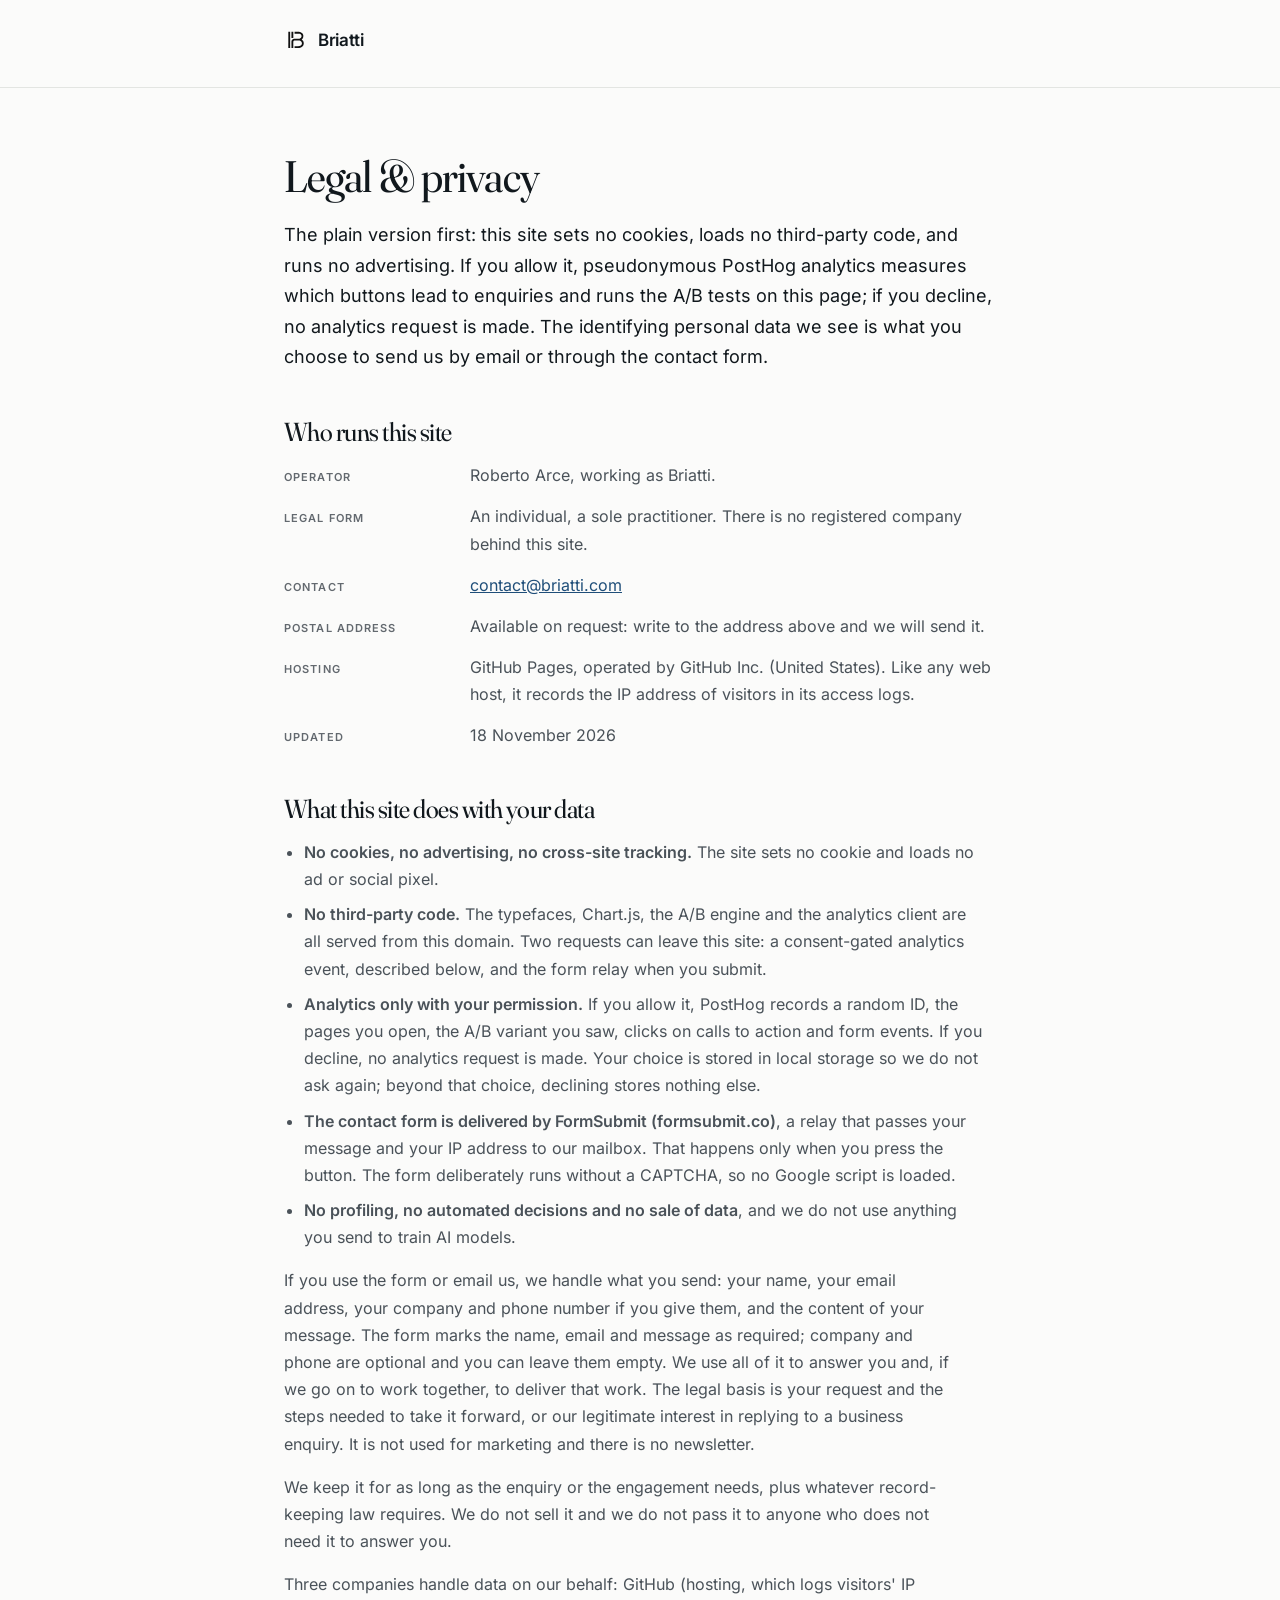
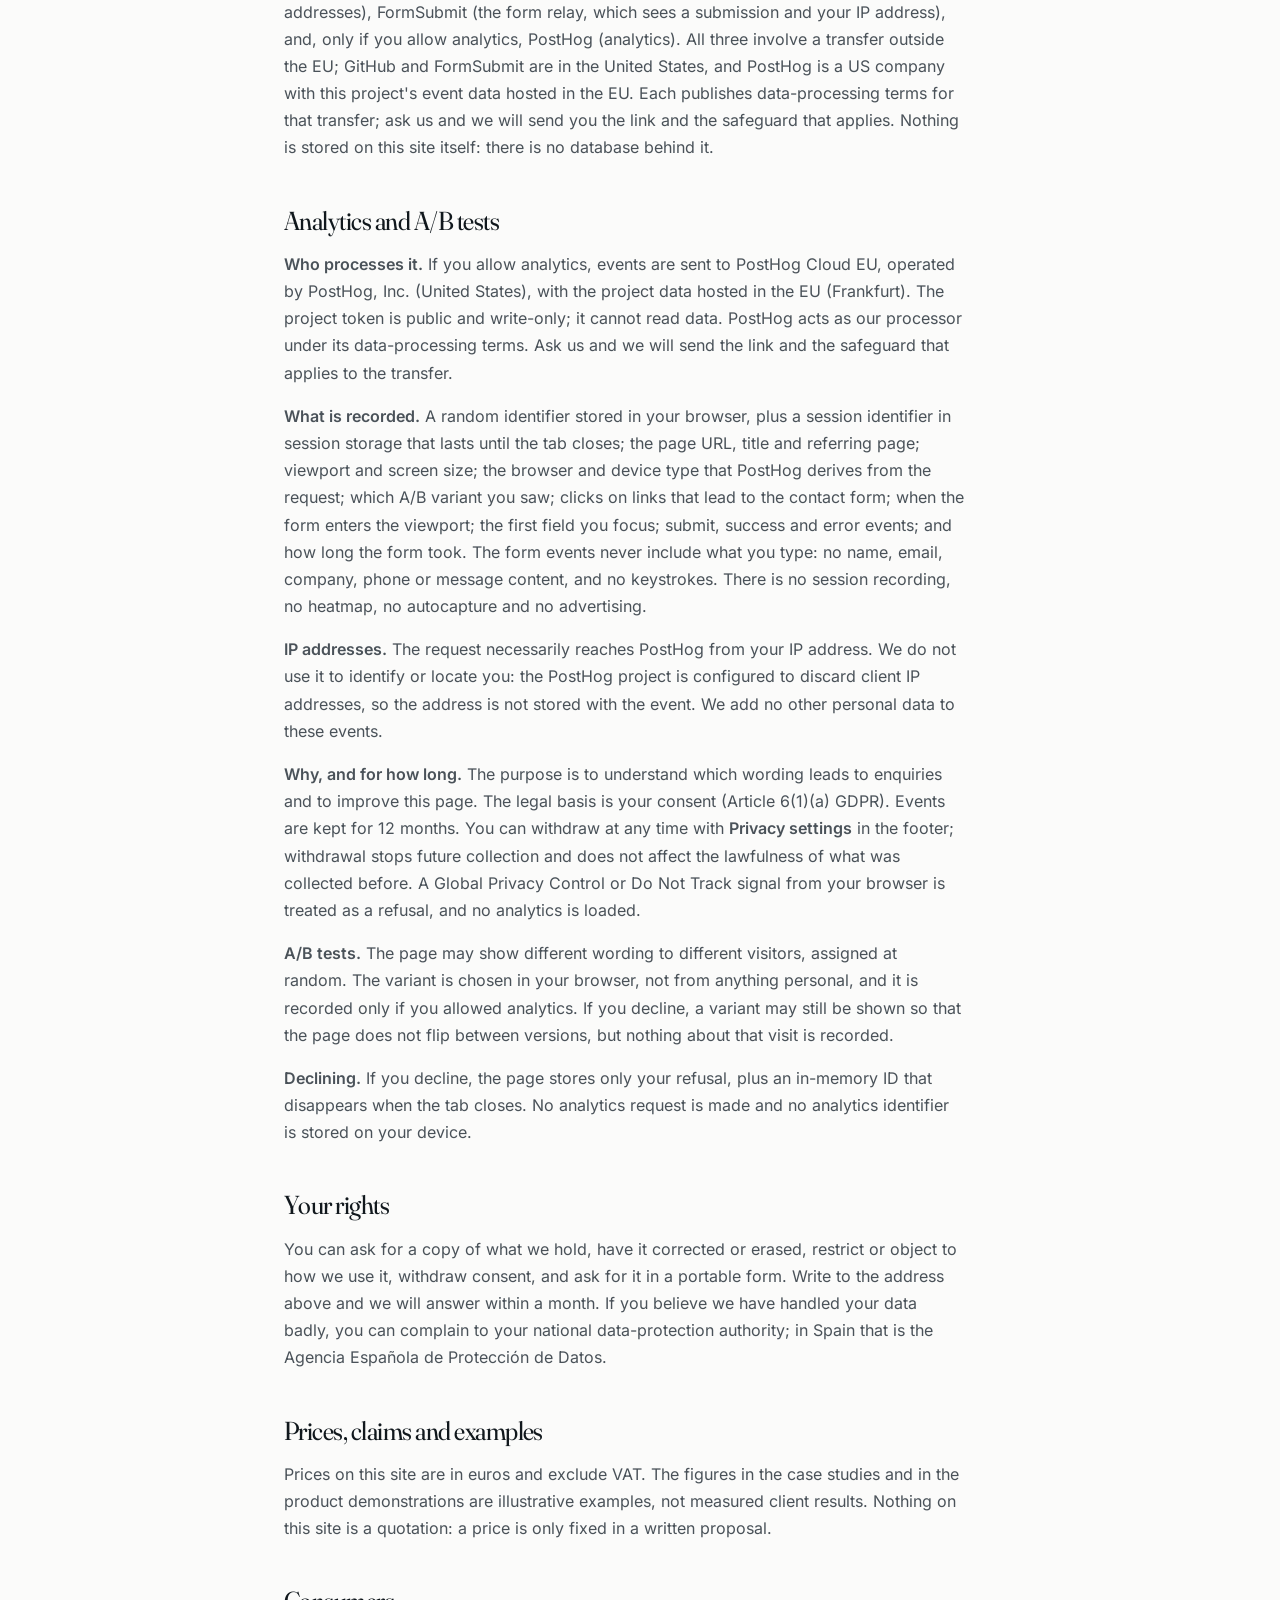
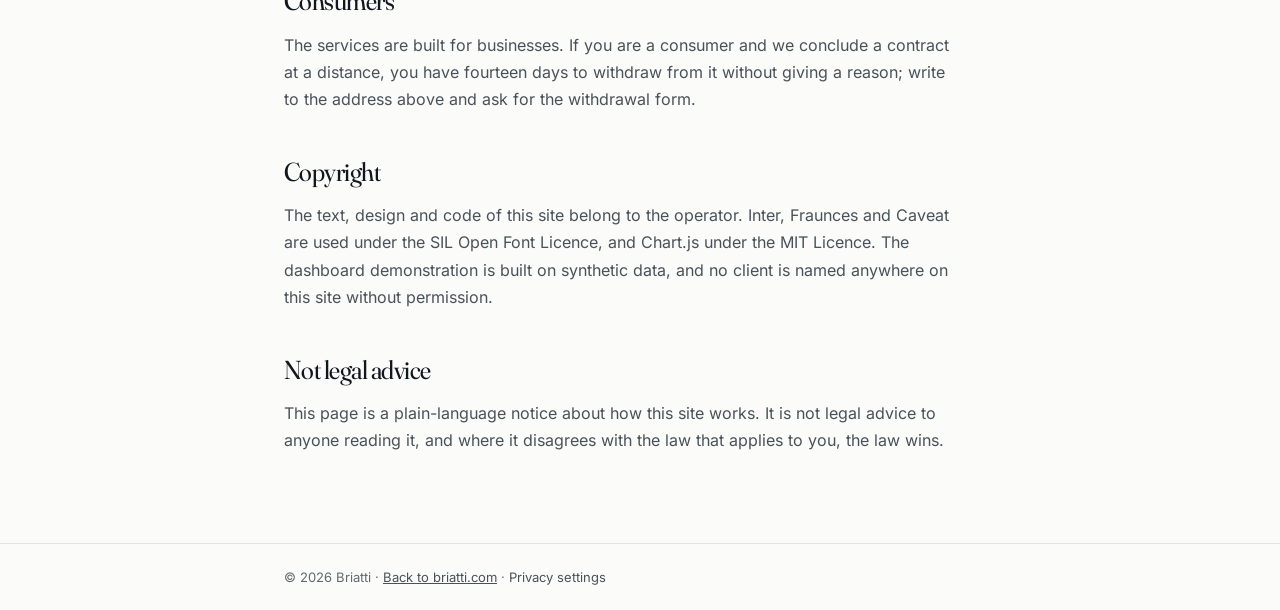
<file: legal.html>
<!DOCTYPE html>
<html lang="en">
<head>
  <meta charset="UTF-8">
  <meta name="viewport" content="width=device-width, initial-scale=1.0">
  <title>Legal &amp; privacy | Briatti</title>
  <meta name="description" content="Who operates briatti.com, what the site does with your data, and the terms the services are offered on.">
  <link rel="canonical" href="https://www.briatti.com/legal.html">
  <meta name="robots" content="index, follow, max-image-preview:large">
  <meta property="og:type" content="article">
  <meta property="og:site_name" content="Briatti">
  <meta property="og:title" content="Legal &amp; privacy | Briatti">
  <meta property="og:description" content="Who operates briatti.com, what the site does with your data, and the terms the services are offered on.">
  <meta property="og:url" content="https://www.briatti.com/legal.html">
  <link rel="icon" href="img/favicon.svg" type="image/svg+xml">
  <link rel="icon" href="img/icon-32.png" sizes="32x32">
  <link rel="apple-touch-icon" href="img/apple-touch-icon.png">
  <script type="application/ld+json">
  {
    "@context": "https://schema.org",
    "@graph": [
      {
        "@type": "WebPage",
        "@id": "https://www.briatti.com/legal.html#page",
        "url": "https://www.briatti.com/legal.html",
        "name": "Legal & privacy",
        "isPartOf": { "@id": "https://www.briatti.com/#site" },
        "inLanguage": "en",
        "dateModified": "2026-11-18"
      }
    ]
  }
  </script>
  <style>
    /* Fonts are self-hosted, so the page makes no request to a third party. Both faces are
       OFL: see fonts/LICENSES.md. */
    @font-face {
      font-family: 'Fraunces';
      font-style: normal;
      font-weight: 300 900;
      font-display: swap;
      src: url(fonts/fraunces-var-latin.woff2) format('woff2');
      unicode-range: U+0000-00FF, U+0131, U+0152-0153, U+02BB-02BC, U+02C6, U+02DA, U+02DC, U+0304, U+0308, U+0329, U+2000-206F, U+20AC, U+2122, U+2191, U+2193, U+2212, U+2215, U+FEFF, U+FFFD;
    }
    @font-face {
      font-family: 'Fraunces';
      font-style: normal;
      font-weight: 300 900;
      font-display: swap;
      src: url(fonts/fraunces-var-latin-ext.woff2) format('woff2');
      unicode-range: U+0100-02BA, U+02BD-02C5, U+02C7-02CC, U+02CE-02D7, U+02DD-02FF, U+0304, U+0308, U+0329, U+1D00-1DBF, U+1E00-1E9F, U+1EF2-1EFF, U+2020, U+20A0-20AB, U+20AD-20C4, U+2113, U+2C60-2C7F, U+A720-A7FF;
    }
    @font-face {
      font-family: 'Inter';
      font-style: normal;
      font-weight: 400 600;
      font-display: swap;
      src: url(fonts/inter-var-latin.woff2) format('woff2');
      unicode-range: U+0000-00FF, U+0131, U+0152-0153, U+02BB-02BC, U+02C6, U+02DA, U+02DC, U+0304, U+0308, U+0329, U+2000-206F, U+20AC, U+2122, U+2191, U+2193, U+2212, U+2215, U+FEFF, U+FFFD;
    }
    @font-face {
      font-family: 'Inter';
      font-style: normal;
      font-weight: 400 600;
      font-display: swap;
      src: url(fonts/inter-var-latin-ext.woff2) format('woff2');
      unicode-range: U+0100-02BA, U+02BD-02C5, U+02C7-02CC, U+02CE-02D7, U+02DD-02FF, U+0304, U+0308, U+0329, U+1D00-1DBF, U+1E00-1E9F, U+1EF2-1EFF, U+2020, U+20A0-20AB, U+20AD-20C4, U+2113, U+2C60-2C7F, U+A720-A7FF;
    }

    :root {
      --ink: #11181D; --ink-2: #4A5259; --ink-3: #63696F;
      --paper: #FBFBFA; --paper-2: #F4F5F3; --line: #E3E5E2;
      --cobalt: #1F4E79; --cobalt-deep: #16395A; --r: 6px;
    }
    * { margin: 0; padding: 0; box-sizing: border-box; }
    body {
      font-family: 'Inter', system-ui, -apple-system, 'Segoe UI', sans-serif;
      background: var(--paper); color: var(--ink); line-height: 1.7;
      -webkit-font-smoothing: antialiased;
    }
    .container { width: 100%; max-width: 760px; margin: 0 auto; padding: 0 24px; }
    header { padding: 26px 0; border-bottom: 1px solid var(--line); }
    .brand {
      display: inline-flex; align-items: center; gap: 10px;
      font-weight: 600; letter-spacing: -.02em; font-size: 17px;
      color: var(--ink); text-decoration: none;
    }
    .brand img { width: 24px; height: 24px; }
    main { padding: 64px 0 72px; }
    h1 {
      font-family: 'Fraunces', Georgia, serif; font-weight: 400;
      font-variation-settings: "opsz" 144, "SOFT" 30;
      font-size: clamp(30px, 4.2vw, 44px); line-height: 1.1; letter-spacing: -.02em;
      margin-bottom: 20px;
    }
    h2 {
      font-family: 'Fraunces', Georgia, serif; font-weight: 400;
      font-variation-settings: "opsz" 144, "SOFT" 30;
      font-size: clamp(21px, 2.4vw, 26px); line-height: 1.2; letter-spacing: -.02em;
      margin: 44px 0 14px;
    }
    p, li { font-size: 16px; color: var(--ink-2); max-width: 68ch; }
    p { margin-bottom: 16px; }
    ul { margin: 0 0 16px 20px; display: grid; gap: 8px; }
    .lede { font-size: 18px; color: var(--ink); }
    a { color: var(--cobalt); }
    dl { display: grid; gap: 14px; margin-bottom: 8px; }
    dl > div { display: grid; grid-template-columns: 170px 1fr; gap: 16px; align-items: baseline; }
    dt { font-size: 11px; font-weight: 600; letter-spacing: .1em; text-transform: uppercase; color: var(--ink-3); }
    dd { font-size: 16px; color: var(--ink-2); }
    footer { border-top: 1px solid var(--line); padding: 22px 0; font-size: 13px; color: var(--ink-3); }
    footer a { color: var(--ink-2); }
    :focus-visible { outline: 2px solid var(--cobalt); outline-offset: 2px; border-radius: 2px; }
    @media (max-width: 620px) {
      main { padding: 44px 0 56px; }
      dl > div { grid-template-columns: 1fr; gap: 2px; }
    }
  </style>
  <link rel="stylesheet" href="css/experiments.css?v=20261118">
  <script src="js/analytics.config.js?v=20261118"></script>
  <script src="js/experiments.config.js?v=20261118"></script>
  <script src="js/ab.js?v=20261118"></script>
  <script src="js/tracking.js?v=20261118" defer></script>
</head>
<body>
  <header>
    <div class="container">
      <a class="brand" href="/" aria-label="Briatti home">
        <img src="img/favicon.svg" width="24" height="24" alt="">Briatti
      </a>
    </div>
  </header>

  <main>
    <div class="container">
      <h1>Legal &amp; privacy</h1>
      <p class="lede">The plain version first: this site sets no cookies, loads no third-party code, and runs no advertising. If you allow it, pseudonymous PostHog analytics measures which buttons lead to enquiries and runs the A/B tests on this page; if you decline, no analytics request is made. The identifying personal data we see is what you choose to send us by email or through the contact form.</p>

      <h2>Who runs this site</h2>
      <dl>
        <div><dt>Operator</dt><dd>Roberto Arce, working as Briatti.</dd></div>
        <div><dt>Legal form</dt><dd>An individual, a sole practitioner. There is no registered company behind this site.</dd></div>
        <div><dt>Contact</dt><dd><a href="mailto:contact@briatti.com">contact@briatti.com</a></dd></div>
        <!-- TODO: an EU commercial site is expected to publish a postal address and a tax
             identifier. Add them here if your accountant advises it; until then this page says
             the address is available on request. -->
        <div><dt>Postal address</dt><dd>Available on request: write to the address above and we will send it.</dd></div>
        <div><dt>Hosting</dt><dd>GitHub Pages, operated by GitHub Inc. (United States). Like any web host, it records the IP address of visitors in its access logs.</dd></div>
        <div><dt>Updated</dt><dd>18 November 2026</dd></div>
      </dl>

      <h2>What this site does with your data</h2>
      <ul>
        <li><strong>No cookies, no advertising, no cross-site tracking.</strong> The site sets no cookie and loads no ad or social pixel.</li>
        <li><strong>No third-party code.</strong> The typefaces, Chart.js, the A/B engine and the analytics client are all served from this domain. Two requests can leave this site: a consent-gated analytics event, described below, and the form relay when you submit.</li>
        <li><strong>Analytics only with your permission.</strong> If you allow it, PostHog records a random ID, the pages you open, the A/B variant you saw, clicks on calls to action and form events. If you decline, no analytics request is made. Your choice is stored in local storage so we do not ask again; beyond that choice, declining stores nothing else.</li>
        <li><strong>The contact form is delivered by FormSubmit (formsubmit.co)</strong>, a relay that passes your message and your IP address to our mailbox. That happens only when you press the button. The form deliberately runs without a CAPTCHA, so no Google script is loaded.</li>
        <li><strong>No profiling, no automated decisions and no sale of data</strong>, and we do not use anything you send to train AI models.</li>
      </ul>
      <p>If you use the form or email us, we handle what you send: your name, your email address, your company and phone number if you give them, and the content of your message. The form marks the name, email and message as required; company and phone are optional and you can leave them empty. We use all of it to answer you and, if we go on to work together, to deliver that work. The legal basis is your request and the steps needed to take it forward, or our legitimate interest in replying to a business enquiry. It is not used for marketing and there is no newsletter.</p>
      <p>We keep it for as long as the enquiry or the engagement needs, plus whatever record-keeping law requires. We do not sell it and we do not pass it to anyone who does not need it to answer you.</p>
      <p>Three companies handle data on our behalf: GitHub (hosting, which logs visitors' IP addresses), FormSubmit (the form relay, which sees a submission and your IP address), and, only if you allow analytics, PostHog (analytics). All three involve a transfer outside the EU; GitHub and FormSubmit are in the United States, and PostHog is a US company with this project's event data hosted in the EU. Each publishes data-processing terms for that transfer; ask us and we will send you the link and the safeguard that applies. Nothing is stored on this site itself: there is no database behind it.</p>

      <h2 id="analytics">Analytics and A/B tests</h2>
      <p><strong>Who processes it.</strong> If you allow analytics, events are sent to PostHog Cloud EU, operated by PostHog, Inc. (United States), with the project data hosted in the EU (Frankfurt). The project token is public and write-only; it cannot read data. PostHog acts as our processor under its data-processing terms. Ask us and we will send the link and the safeguard that applies to the transfer.</p>
      <p><strong>What is recorded.</strong> A random identifier stored in your browser, plus a session identifier in session storage that lasts until the tab closes; the page URL, title and referring page; viewport and screen size; the browser and device type that PostHog derives from the request; which A/B variant you saw; clicks on links that lead to the contact form; when the form enters the viewport; the first field you focus; submit, success and error events; and how long the form took. The form events never include what you type: no name, email, company, phone or message content, and no keystrokes. There is no session recording, no heatmap, no autocapture and no advertising.</p>
      <p><strong>IP addresses.</strong> The request necessarily reaches PostHog from your IP address. We do not use it to identify or locate you: the PostHog project is configured to discard client IP addresses, so the address is not stored with the event. We add no other personal data to these events.</p>
      <p><strong>Why, and for how long.</strong> The purpose is to understand which wording leads to enquiries and to improve this page. The legal basis is your consent (Article 6(1)(a) GDPR). Events are kept for 12 months. You can withdraw at any time with <strong>Privacy settings</strong> in the footer; withdrawal stops future collection and does not affect the lawfulness of what was collected before. A Global Privacy Control or Do Not Track signal from your browser is treated as a refusal, and no analytics is loaded.</p>
      <p><strong>A/B tests.</strong> The page may show different wording to different visitors, assigned at random. The variant is chosen in your browser, not from anything personal, and it is recorded only if you allowed analytics. If you decline, a variant may still be shown so that the page does not flip between versions, but nothing about that visit is recorded.</p>
      <p><strong>Declining.</strong> If you decline, the page stores only your refusal, plus an in-memory ID that disappears when the tab closes. No analytics request is made and no analytics identifier is stored on your device.</p>

      <h2>Your rights</h2>
      <p>You can ask for a copy of what we hold, have it corrected or erased, restrict or object to how we use it, withdraw consent, and ask for it in a portable form. Write to the address above and we will answer within a month. If you believe we have handled your data badly, you can complain to your national data-protection authority; in Spain that is the Agencia Española de Protección de Datos.</p>

      <h2>Prices, claims and examples</h2>
      <p>Prices on this site are in euros and exclude VAT. The figures in the case studies and in the product demonstrations are illustrative examples, not measured client results. Nothing on this site is a quotation: a price is only fixed in a written proposal.</p>

      <h2>Consumers</h2>
      <p>The services are built for businesses. If you are a consumer and we conclude a contract at a distance, you have fourteen days to withdraw from it without giving a reason; write to the address above and ask for the withdrawal form.</p>

      <h2>Copyright</h2>
      <p>The text, design and code of this site belong to the operator. Inter, Fraunces and Caveat are used under the SIL Open Font Licence, and Chart.js under the MIT Licence. The dashboard demonstration is built on synthetic data, and no client is named anywhere on this site without permission.</p>

      <h2>Not legal advice</h2>
      <p>This page is a plain-language notice about how this site works. It is not legal advice to anyone reading it, and where it disagrees with the law that applies to you, the law wins.</p>
    </div>
  </main>

  <footer>
    <div class="container">&copy; 2026 Briatti &middot; <a href="/">Back to briatti.com</a> &middot; <button type="button" class="privacy-settings" data-consent-open>Privacy settings</button></div>
  </footer>
</body>
</html>
</file>
<file: css/experiments.css>
/* Briatti experiments, consent and QA preview styles.
 *
 * Everything here is keyed off markup that the site's own pages provide or that js/ab.js adds:
 *   html[data-ab-<experiment-key>="<variant>"]   structural variants
 *   [data-ab-copy="<key>"]                       copy swapped by js/ab.js
 *   .ph-consent                                  analytics consent card
 *   .ab-panel                                    ?ab=preview QA panel
 *
 * The palette comes from each page's :root, with fallbacks so the banner still reads if the
 * stylesheet is ever used on a page that has not defined the custom properties.
 */

/* ---------- pre-paint copy cover (above-the-fold tests only) ---------- */
/* An empty cobalt button for a few milliseconds is less jarring than a label visibly changing
   under the pointer. js/ab.js removes this class as soon as it has swapped the copy, and a 1.2s
   timer removes it even if that script fails. */
html.ab-copy-pending [data-ab-eager] {
  color: transparent !important;
  text-shadow: none !important;
}

/* ---------- contact form: optional fields behind one disclosure ---------- */
.form-more {
  display: none;
  justify-self: start;
  align-items: center;
  gap: 6px;
  padding: 0;
  border: 0;
  background: none;
  color: var(--cobalt, #1F4E79);
  font: inherit;
  font-size: 13px;
  font-weight: 600;
  line-height: 1.4;
  text-align: left;
  text-decoration: underline;
  text-underline-offset: 3px;
  cursor: pointer;
}
.form-more span { font-weight: 500; color: var(--ink-3, #63696F); }
.form-more:hover { color: var(--cobalt-deep, #16395A); }
.form-more:focus-visible { outline: 2px solid var(--cobalt, #1F4E79); outline-offset: 3px; border-radius: 2px; }

html[data-ab-form_friction="lean"] #cf-optional { display: none; }
html[data-ab-form_friction="lean"] .contact-form:not(.is-expanded) .form-more { display: inline-flex; }
html[data-ab-form_friction="lean"] .contact-form.is-expanded #cf-optional { display: grid; }
html[data-ab-form_friction="lean"] .contact-form.is-expanded .form-more { display: none; }

/* ---------- mobile sticky CTA (draft experiment) ---------- */
.ab-sticky-cta { display: none; }
@media (max-width: 720px) {
  html[data-ab-sticky_mobile_cta="bar"] .ab-sticky-cta {
    position: fixed;
    left: 12px;
    right: 12px;
    bottom: calc(12px + env(safe-area-inset-bottom, 0px));
    z-index: 80;
    display: flex;
    align-items: center;
    justify-content: center;
    min-height: 48px;
    padding: 13px 20px;
    border-radius: var(--r, 6px);
    background: linear-gradient(135deg, var(--cobalt, #1F4E79), var(--cobalt-deep, #16395A));
    color: #FFFFFF;
    font-family: 'Inter', system-ui, -apple-system, 'Segoe UI', sans-serif;
    font-size: 15px;
    font-weight: 600;
    line-height: 1.2;
    text-align: center;
    text-decoration: none;
    box-shadow: 0 2px 4px rgba(var(--cobalt-deep-rgb, 22, 57, 90), .25), 0 18px 34px -16px rgba(var(--cobalt-rgb, 31, 78, 121), .65);
    opacity: 0;
    visibility: hidden;
    pointer-events: none;
    transform: translateY(10px);
    transition: opacity .2s cubic-bezier(.16, 1, .3, 1), transform .2s cubic-bezier(.16, 1, .3, 1), visibility .2s;
  }
  html[data-ab-sticky_mobile_cta="bar"] .ab-sticky-cta.is-visible {
    opacity: 1;
    visibility: visible;
    pointer-events: auto;
    transform: none;
  }
}

/* ---------- consent card ---------- */
.ph-consent {
  position: fixed;
  left: 20px;
  bottom: 20px;
  z-index: 110;
  width: min(400px, calc(100vw - 40px));
  padding: 20px 20px 16px;
  background: var(--paper, #FBFBFA);
  border: 1px solid var(--line-2, #D9DCD8);
  border-radius: 10px;
  box-shadow: 0 1px 2px rgba(var(--ink-rgb, 17, 24, 29), .05), 0 26px 52px -22px rgba(var(--ink-rgb, 17, 24, 29), .4);
  color: var(--ink, #11181D);
  font-family: 'Inter', system-ui, -apple-system, 'Segoe UI', sans-serif;
  font-size: 13px;
  line-height: 1.55;
  text-align: left;
  opacity: 0;
  transform: translateY(12px);
  transition: opacity .24s cubic-bezier(.16, 1, .3, 1), transform .24s cubic-bezier(.16, 1, .3, 1);
}
.ph-consent.is-visible { opacity: 1; transform: none; }
.ph-consent.is-leaving { opacity: 0; transform: translateY(8px); }

.ph-consent .ph-consent-head { margin-bottom: 10px; }
.ph-consent .ph-consent-kicker {
  margin: 0 0 5px;
  max-width: none;
  font-size: 10px;
  font-weight: 600;
  letter-spacing: .14em;
  text-transform: uppercase;
  color: var(--ink-3, #63696F);
}
.ph-consent .ph-consent-title {
  margin: 0;
  font-family: 'Fraunces', Georgia, serif;
  font-size: 22px;
  font-weight: 400;
  line-height: 1.15;
  letter-spacing: -.02em;
  color: var(--ink, #11181D);
  font-variation-settings: "opsz" 144, "SOFT" 30;
}
.ph-consent .ph-consent-body p {
  margin: 0 0 8px;
  max-width: none;
  font-size: 13px;
  line-height: 1.55;
  color: var(--ink-2, #4A5259);
}
.ph-consent .ph-consent-body p:last-child { margin-bottom: 0; }

.ph-consent .ph-consent-actions {
  display: flex;
  flex-wrap: wrap;
  align-items: center;
  gap: 8px;
  margin-top: 14px;
}
.ph-consent .ph-consent-btn {
  appearance: none;
  -webkit-appearance: none;
  padding: 10px 14px;
  border: 1px solid var(--line-2, #D9DCD8);
  border-radius: var(--r, 6px);
  background: var(--paper-2, #F4F5F3);
  color: var(--ink, #11181D);
  font-family: inherit;
  font-size: 12.5px;
  font-weight: 600;
  line-height: 1;
  cursor: pointer;
  transition: background .16s ease, border-color .16s ease, transform .16s ease;
}
.ph-consent .ph-consent-btn:hover { border-color: var(--ink-3, #63696F); background: var(--white, #FFFFFF); }
.ph-consent .ph-consent-btn:active { transform: translateY(1px); }
.ph-consent .ph-consent-btn-primary {
  border-color: transparent;
  background: linear-gradient(135deg, var(--cobalt, #1F4E79), var(--cobalt-deep, #16395A));
  color: #FFFFFF;
  box-shadow: 0 1px 2px rgba(var(--cobalt-deep-rgb, 22, 57, 90), .25), 0 8px 18px -10px rgba(var(--cobalt-rgb, 31, 78, 121), .6);
}
.ph-consent .ph-consent-btn-primary:hover { background: var(--cobalt-deep, #16395A); border-color: transparent; }
.ph-consent :focus-visible { outline: 2px solid var(--cobalt, #1F4E79); outline-offset: 2px; border-radius: 3px; }

.ph-consent .ph-consent-note {
  display: flex;
  flex-wrap: wrap;
  align-items: baseline;
  gap: 2px 10px;
  margin: 12px 0 0;
  max-width: none;
  font-size: 11.5px;
  line-height: 1.5;
  color: var(--ink-3, #63696F);
}
.ph-consent .ph-consent-note a { color: var(--ink-2, #4A5259); text-decoration: underline; text-underline-offset: 2px; }
.ph-consent .ph-consent-note a:hover { color: var(--ink, #11181D); }
.ph-consent .ph-consent-link {
  appearance: none;
  -webkit-appearance: none;
  padding: 0;
  border: 0;
  background: none;
  color: var(--ink-2, #4A5259);
  font: inherit;
  text-decoration: underline;
  text-underline-offset: 2px;
  cursor: pointer;
}
.ph-consent .ph-consent-link:hover { color: var(--ink, #11181D); }

/* the static footer control that reopens the card */
.privacy-settings {
  appearance: none;
  -webkit-appearance: none;
  padding: 0;
  border: 0;
  background: none;
  color: var(--ink-2, #4A5259);
  font-family: inherit;
  font-size: 13px;
  font-weight: 400;
  line-height: inherit;
  text-decoration: none;
  cursor: pointer;
}
.privacy-settings:hover { color: var(--ink, #11181D); text-decoration: underline; text-underline-offset: 2px; }
footer .foot-links .privacy-settings { font-size: 13px; }
footer .privacy-settings { margin: 0; }
/* the dashboard demo's sidebar is dark */
.sb-footer .privacy-settings { color: var(--accent-on-dark, #8FB4D4); font-size: 11px; }
.sb-footer .privacy-settings:hover { color: #FFFFFF; }

@media (max-width: 560px) {
  .ph-consent {
    left: 12px;
    right: 12px;
    bottom: calc(12px + env(safe-area-inset-bottom, 0px));
    width: auto;
    max-height: min(78vh, 420px);
    overflow-y: auto;
    padding: 18px 18px 14px;
  }
  .ph-consent .ph-consent-title { font-size: 20px; }
  .ph-consent .ph-consent-btn { flex: 1 1 auto; min-height: 42px; }
}

/* ---------- ?ab=preview QA panel ---------- */
.ab-panel {
  position: fixed;
  right: 16px;
  bottom: 16px;
  z-index: 120;
  width: min(360px, calc(100vw - 32px));
  max-height: 70vh;
  overflow: auto;
  padding: 16px;
  border-radius: 10px;
  background: var(--ink, #11181D);
  color: var(--paper, #FBFBFA);
  font-family: 'Inter', system-ui, -apple-system, 'Segoe UI', sans-serif;
  font-size: 12px;
  line-height: 1.5;
  box-shadow: 0 30px 60px -20px rgba(17, 24, 29, .6);
}
.ab-panel-head { display: flex; align-items: center; justify-content: space-between; gap: 12px; margin-bottom: 4px; }
.ab-panel-head strong { font-size: 13px; letter-spacing: .01em; }
.ab-panel-close { color: var(--paper, #FBFBFA); font-size: 22px; line-height: .8; text-decoration: none; }
.ab-panel-note { margin: 0 0 12px; color: rgba(251, 251, 250, .6); font-size: 11px; }
.ab-panel-empty { margin: 0 0 12px; color: rgba(251, 251, 250, .75); }
.ab-panel-row { margin-bottom: 10px; }
.ab-panel-row label { display: grid; gap: 4px; font-weight: 600; }
.ab-panel select {
  width: 100%;
  padding: 6px 8px;
  border: 1px solid rgba(251, 251, 250, .22);
  border-radius: 4px;
  background: rgba(251, 251, 250, .08);
  color: var(--paper, #FBFBFA);
  font: inherit;
}
.ab-panel select option { color: #11181D; }
.ab-panel-status { color: rgba(251, 251, 250, .55); font-size: 11px; font-weight: 400; }
.ab-panel-actions { display: flex; flex-wrap: wrap; align-items: center; gap: 14px; margin-top: 14px; padding-top: 12px; border-top: 1px solid rgba(251, 251, 250, .14); }
.ab-panel-actions button,
.ab-panel-actions a {
  color: var(--cobalt-on-dark, #8FB4D4);
  font: inherit;
  font-weight: 600;
  text-decoration: underline;
  text-underline-offset: 2px;
  background: none;
  border: 0;
  padding: 0;
  cursor: pointer;
}

@media (prefers-reduced-motion: reduce) {
  .ph-consent,
  .ab-sticky-cta { transition-duration: .01ms; }
}
@media print {
  .ph-consent, .ab-panel, .ab-sticky-cta { display: none !important; }
}
</file>
